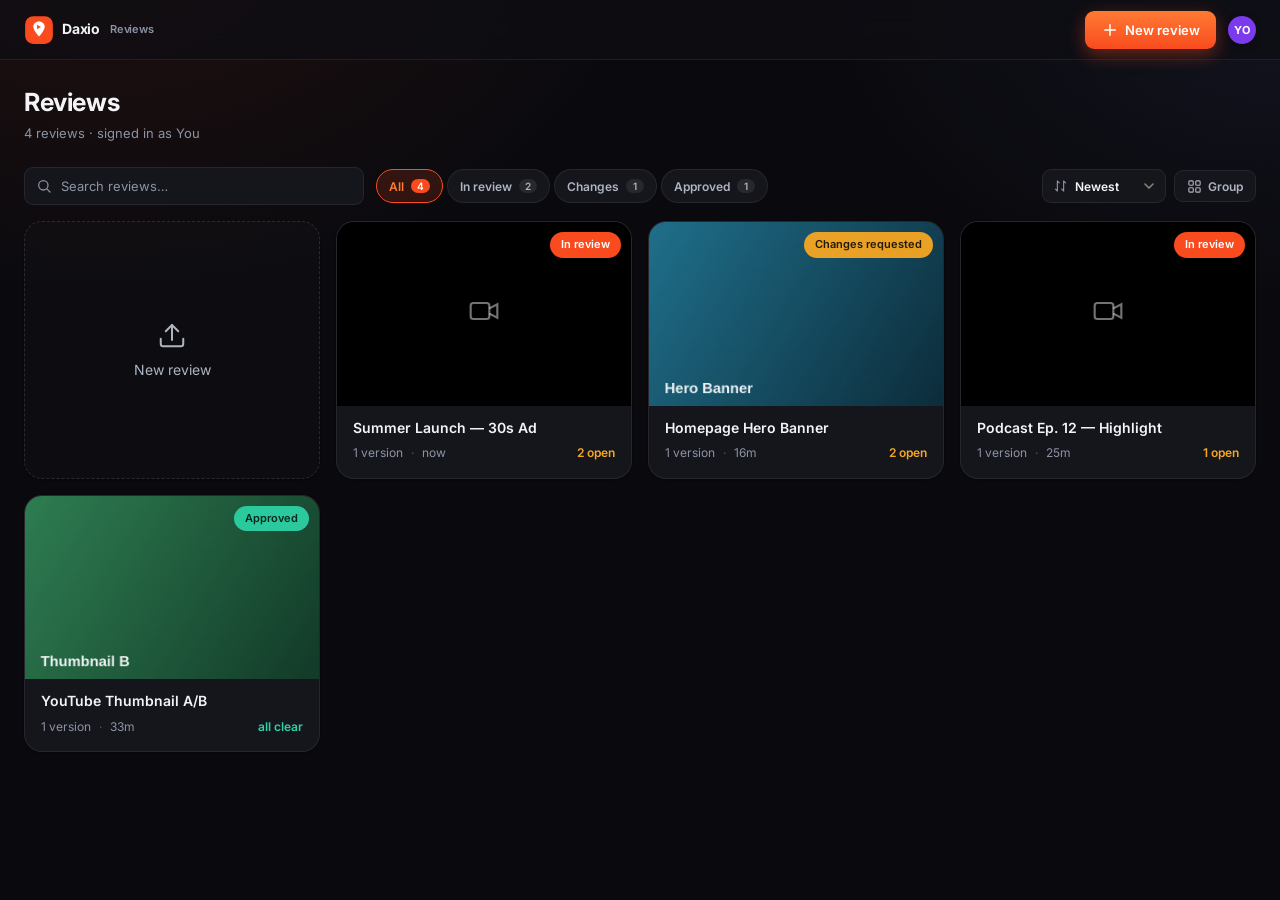
<file: app.html>
<!DOCTYPE html>
<html lang="en">
<head>
<meta charset="UTF-8" />
<meta name="viewport" content="width=device-width, initial-scale=1.0" />
<title>Daxio — collect feedback on every frame</title>
<meta name="description" content="Try Daxio — a live demo of frame-accurate creative review: pin comments to the exact frame, stack versions, draw on the frame, and approve cuts." />
<link rel="icon" href="favicon.svg" type="image/svg+xml" />
<meta name="theme-color" content="#0A0A0E" />
<link rel="preconnect" href="https://fonts.googleapis.com" />
<link rel="preconnect" href="https://fonts.gstatic.com" crossorigin />
<link href="https://fonts.googleapis.com/css2?family=Inter:wght@400;500;600;700&display=swap" rel="stylesheet" />
<style>
/* ============================================================
   Review — premium dark theme (Frame.io-inspired)
   ============================================================ */
:root{
  --bg:#0A0A0E;
  --bg-2:#0F0F14;
  --panel:#15161C;
  --panel-2:#1B1C24;
  --panel-3:#23252F;
  --line:rgba(255,255,255,.07);
  --line-2:rgba(255,255,255,.12);
  --ink:#F3F4F7;
  --ink-2:#AEB4C0;
  --muted:#8C93A4;
  --accent:#F94B1E;
  --accent-2:#FF7A33;
  --accent-ink:#0A0E1F;
  --accent-soft:rgba(249,75,30,.16);
  --ok:#2DD4A7; --ok-soft:rgba(45,212,167,.14);
  --warn:#F5A623; --warn-soft:rgba(245,166,35,.14);
  --danger:#FF5C5C; --danger-soft:rgba(255,92,92,.14);
  --stage:#000;

  --r-sm:9px; --r:13px; --r-lg:18px; --r-pill:999px;
  --s1:4px; --s2:8px; --s3:12px; --s4:16px; --s5:24px; --s6:32px;
  --shadow-sm:0 1px 2px rgba(0,0,0,.4);
  --shadow:0 8px 28px rgba(0,0,0,.45);
  --shadow-lg:0 24px 70px rgba(0,0,0,.6);
  --glow:0 0 0 1px rgba(249,75,30,.4),0 8px 24px rgba(249,75,30,.35);
  --font:'Inter',-apple-system,BlinkMacSystemFont,'Segoe UI',Roboto,sans-serif;
  --ease:cubic-bezier(.4,0,.2,1);
}
*{box-sizing:border-box;}
[hidden]{display:none !important;}
html,body{height:100%;}
body{margin:0;font-family:var(--font);font-size:14px;line-height:1.45;color:var(--ink);-webkit-font-smoothing:antialiased;
  background:
    radial-gradient(1000px 700px at 8% -10%, rgba(249,75,30,.10), transparent 55%),
    radial-gradient(900px 600px at 100% 0%, rgba(124,147,255,.07), transparent 50%),
    var(--bg);
  background-attachment:fixed;}
h1{font-size:25px;font-weight:700;letter-spacing:-.4px;margin:0;}
p{margin:0;} .muted{color:var(--muted);font-size:13px;}
button{font-family:inherit;}
:focus-visible{outline:2px solid var(--accent);outline-offset:2px;border-radius:6px;}
::selection{background:rgba(249,75,30,.32);}
::-webkit-scrollbar{width:10px;height:10px;} ::-webkit-scrollbar-thumb{background:var(--panel-3);border-radius:8px;border:2px solid transparent;background-clip:content-box;} ::-webkit-scrollbar-track{background:transparent;}

@keyframes fadeUp{from{opacity:0;transform:translateY(12px);}to{opacity:1;transform:none;}}
@keyframes pop{from{opacity:0;transform:scale(.92);}to{opacity:1;transform:none;}}
@keyframes pinDrop{0%{opacity:0;transform:translate(-50%,-130%) scale(.6);}60%{transform:translate(-50%,-95%) scale(1.08);}100%{opacity:1;transform:translate(-50%,-100%) scale(1);}}
@keyframes pulse{0%,100%{box-shadow:0 0 0 0 rgba(249,75,30,.5);}50%{box-shadow:0 0 0 10px rgba(249,75,30,0);}}
@keyframes shimmer{from{background-position:-400px 0;}to{background-position:400px 0;}}

/* buttons */
.btn{display:inline-flex;align-items:center;justify-content:center;gap:6px;height:38px;padding:0 16px;border-radius:var(--r-sm);
  border:1px solid var(--line);font-size:13px;font-weight:600;cursor:pointer;transition:.16s var(--ease);white-space:nowrap;
  background:var(--panel-2);color:var(--ink);}
.btn:hover{transform:translateY(-1px);border-color:var(--line-2);}
.btn:active{transform:translateY(0);}
.btn-sm{height:32px;padding:0 12px;}
.btn-primary{background:linear-gradient(180deg,var(--accent-2),var(--accent));color:#fff;border:none;box-shadow:0 6px 18px rgba(249,75,30,.4);}
.btn-primary:hover{box-shadow:0 10px 26px rgba(249,75,30,.55);filter:brightness(1.05);}
.btn-primary:disabled{opacity:.45;cursor:not-allowed;box-shadow:none;transform:none;}
.btn-ghost{background:rgba(255,255,255,.03);color:var(--ink-2);}
.btn-ghost:hover{background:rgba(255,255,255,.07);color:var(--ink);}
.btn-soft{background:var(--panel-2);color:var(--ink-2);}
.btn-soft:hover{background:var(--panel-3);color:var(--ink);}
.btn svg,.icon-btn svg,.ctl svg{width:18px;height:18px;display:block;}

.icon-btn{display:inline-flex;align-items:center;justify-content:center;width:38px;height:38px;border-radius:var(--r-sm);
  background:transparent;border:1px solid transparent;color:var(--ink-2);cursor:pointer;transition:.16s var(--ease);}
.icon-btn:hover{background:rgba(255,255,255,.06);color:var(--ink);}
.icon-btn.active{color:var(--accent-2);background:var(--accent-soft);}
.icon-btn:active{transform:scale(.93);}

.avatar{width:28px;height:28px;border-radius:50%;display:inline-flex;align-items:center;justify-content:center;font-size:11px;font-weight:700;color:#fff;flex:none;box-shadow:0 2px 6px rgba(0,0,0,.4);}
.avatar-sm{width:22px;height:22px;font-size:10px;}
.avatar-btn{padding:0;border:none;background:none;cursor:pointer;border-radius:50%;transition:.16s;}
.avatar-btn:hover{transform:scale(1.06);}

/* topbar */
.topbar{display:flex;align-items:center;justify-content:space-between;height:60px;padding:0 var(--s5);
  background:rgba(15,15,20,.72);backdrop-filter:blur(14px);border-bottom:1px solid var(--line);position:sticky;top:0;z-index:30;}
.tb-left,.tb-right{display:flex;align-items:center;gap:var(--s3);}
.brand{display:flex;align-items:center;gap:var(--s2);font-weight:700;letter-spacing:-.2px;}
.brand-mark{width:28px;height:28px;border-radius:9px;background:linear-gradient(135deg,var(--accent-2),var(--accent));position:relative;box-shadow:0 4px 14px rgba(249,75,30,.5);}
.brand-mark::after{content:"";position:absolute;left:9px;top:8px;width:0;height:0;border-left:9px solid #fff;border-top:6px solid transparent;border-bottom:6px solid transparent;}
.crumb{color:var(--ink-2);font-size:14px;font-weight:500;padding-left:var(--s3);border-left:1px solid var(--line);max-width:38vw;overflow:hidden;text-overflow:ellipsis;white-space:nowrap;}
.review-actions{display:flex;align-items:center;gap:var(--s2);}
.presence{display:flex;align-items:center;}
.presence .avatar{margin-left:-7px;box-shadow:0 0 0 2px var(--bg-2);}
.presence .avatar:first-child{margin-left:0;}

.status-badge{display:inline-flex;align-items:center;gap:6px;height:30px;padding:0 13px;border-radius:var(--r-pill);font-size:12px;font-weight:600;border:1px solid transparent;}
.status-badge .dot{width:7px;height:7px;border-radius:50%;box-shadow:0 0 8px currentColor;}
.st-review{background:var(--accent-soft);color:var(--accent-2);border-color:rgba(249,75,30,.3);}
.st-changes{background:var(--warn-soft);color:var(--warn);border-color:rgba(245,166,35,.3);}
.st-approved{background:var(--ok-soft);color:var(--ok);border-color:rgba(45,212,167,.3);}

.user-wrap{position:relative;}
.menu{position:absolute;right:0;top:calc(100% + 8px);background:var(--panel);border:1px solid var(--line-2);border-radius:var(--r);box-shadow:var(--shadow-lg);width:230px;overflow:hidden;z-index:40;animation:pop .15s var(--ease);}
.menu-head{padding:10px 14px;font-size:11px;text-transform:uppercase;letter-spacing:.5px;color:var(--muted);border-bottom:1px solid var(--line);}
.menu-row{display:flex;align-items:center;gap:8px;padding:9px 14px;cursor:pointer;font-size:13px;transition:.12s;}
.menu-row:hover{background:var(--panel-2);}
.menu-row.active{color:var(--accent-2);font-weight:600;}

/* views */
.view{max-width:1340px;margin:0 auto;padding:var(--s5);}
.lib-head{margin-bottom:var(--s5);animation:fadeUp .35s var(--ease) both;}
.lib-head .muted{margin-top:4px;}

/* library */
.lib-grid{display:grid;grid-template-columns:repeat(auto-fill,minmax(272px,1fr));gap:var(--s4);}
.lib-card{background:var(--panel);border:1px solid var(--line);border-radius:var(--r-lg);overflow:hidden;cursor:pointer;
  transition:transform .18s var(--ease),box-shadow .18s var(--ease),border-color .18s;box-shadow:var(--shadow-sm);animation:fadeUp .4s var(--ease) both;}
.lib-card:hover{transform:translateY(-4px);box-shadow:var(--shadow);border-color:var(--line-2);}
.lib-card:nth-child(1){animation-delay:.02s}.lib-card:nth-child(2){animation-delay:.06s}.lib-card:nth-child(3){animation-delay:.10s}.lib-card:nth-child(4){animation-delay:.14s}.lib-card:nth-child(5){animation-delay:.18s}.lib-card:nth-child(6){animation-delay:.22s}.lib-card:nth-child(7){animation-delay:.26s}.lib-card:nth-child(8){animation-delay:.30s}
.lib-card.new{border-style:dashed;border-color:var(--line-2);display:flex;align-items:center;justify-content:center;min-height:240px;color:var(--ink-2);flex-direction:column;gap:10px;background:rgba(255,255,255,.015);}
.lib-card.new:hover{border-color:var(--accent);color:var(--accent-2);background:var(--accent-soft);}
.lib-card.new svg{width:30px;height:30px;}
.lc-media{aspect-ratio:16/10;background:var(--stage);position:relative;display:flex;align-items:center;justify-content:center;overflow:hidden;}
.lc-media img{width:100%;height:100%;object-fit:cover;transition:transform .4s var(--ease);}
.lib-card:hover .lc-media img{transform:scale(1.05);}
.lc-media .ph{color:rgba(255,255,255,.45);} .lc-media .ph svg{width:32px;height:32px;}
.lc-badge{position:absolute;top:10px;right:10px;background:rgba(0,0,0,.6);color:#fff;border-radius:var(--r-pill);font-size:11px;font-weight:600;padding:4px 10px;backdrop-filter:blur(6px);border:1px solid rgba(255,255,255,.12);}
.lc-play{position:absolute;left:50%;top:50%;transform:translate(-50%,-50%);width:46px;height:46px;border-radius:50%;background:rgba(0,0,0,.4);display:flex;align-items:center;justify-content:center;color:#fff;border:1px solid rgba(255,255,255,.35);backdrop-filter:blur(4px);transition:.2s;}
.lib-card:hover .lc-play{transform:translate(-50%,-50%) scale(1.1);background:var(--accent);border-color:transparent;}
.lc-play svg{width:18px;height:18px;}
.lc-body{padding:var(--s3) var(--s4) var(--s4);}
.lc-title{font-weight:600;margin-bottom:6px;overflow:hidden;text-overflow:ellipsis;white-space:nowrap;}
.lc-meta{display:flex;align-items:center;gap:8px;font-size:12px;color:var(--muted);}
.lc-open{margin-left:auto;color:var(--warn);font-weight:600;} .lc-open.zero{color:var(--ok);}

.empty{text-align:center;padding:72px var(--s5);color:var(--muted);}
.empty h3{color:var(--ink);font-size:18px;margin-bottom:8px;}
.empty p{margin-bottom:18px;}
.empty .empty-ic{width:46px;height:46px;margin:0 auto 16px;opacity:.5;}
.empty .btn{display:inline-flex;}

/* library toolbar */
.lib-toolbar{display:flex;align-items:center;gap:var(--s3);margin-bottom:var(--s4);flex-wrap:wrap;animation:fadeUp .35s var(--ease) both;animation-delay:.04s;}
.lib-search{position:relative;flex:1;min-width:200px;max-width:340px;}
.lib-search-ic{position:absolute;left:12px;top:50%;transform:translateY(-50%);width:16px;height:16px;color:var(--muted);pointer-events:none;display:flex;}
.lib-search input{width:100%;height:38px;border:1px solid var(--line);background:var(--panel);color:var(--ink);border-radius:var(--r-sm);padding:0 12px 0 36px;font-size:13px;font-family:inherit;outline:none;transition:.15s;}
.lib-search input:focus{border-color:var(--accent);box-shadow:0 0 0 3px var(--accent-soft);}
.lib-search input::placeholder{color:var(--muted);}
.lib-chips{display:flex;gap:4px;flex-wrap:wrap;}
.lib-chip{height:34px;padding:0 12px;border-radius:var(--r-pill);border:1px solid var(--line);background:var(--panel);color:var(--ink-2);font-size:12px;font-weight:600;cursor:pointer;display:inline-flex;align-items:center;gap:7px;transition:.14s;}
.lib-chip:hover{color:var(--ink);border-color:var(--line-2);}
.lib-chip.active{background:var(--accent-soft);border-color:var(--accent);color:var(--accent-2);}
.lib-chip-cnt{font-size:10px;background:rgba(255,255,255,.08);border-radius:var(--r-pill);padding:1px 6px;min-width:18px;text-align:center;}
.lib-chip.active .lib-chip-cnt{background:var(--accent);color:#fff;}
.lib-tools-right{display:flex;align-items:center;gap:var(--s2);margin-left:auto;}
.lib-select{position:relative;display:inline-flex;align-items:center;}
.lib-select-ic{position:absolute;left:11px;top:50%;transform:translateY(-50%);width:15px;height:15px;color:var(--muted);pointer-events:none;display:flex;}
.lib-select select{height:34px;border:1px solid var(--line);background:var(--panel);color:var(--ink);border-radius:var(--r-sm);padding:0 30px 0 32px;font-size:12px;font-weight:600;font-family:inherit;cursor:pointer;outline:none;appearance:none;-webkit-appearance:none;
  background-image:url("data:image/svg+xml,%3Csvg xmlns='http://www.w3.org/2000/svg' width='10' height='6' viewBox='0 0 10 6'%3E%3Cpath d='M1 1l4 4 4-4' stroke='%238A8275' stroke-width='1.6' fill='none' stroke-linecap='round'/%3E%3C/svg%3E");background-repeat:no-repeat;background-position:right 11px center;}
.lib-select select:hover{border-color:var(--line-2);}
.lib-select select:focus{border-color:var(--accent);}
.lc-sep{opacity:.5;}
.lib-grid.grouped{display:block;}
.lib-group{margin-bottom:var(--s5);animation:fadeUp .35s var(--ease) both;}
.lib-group-h{display:flex;align-items:center;gap:10px;margin-bottom:14px;font-weight:700;color:var(--ink);font-size:14px;}
.lib-group-cnt{font-size:11px;color:var(--muted);background:var(--panel-2);border:1px solid var(--line);border-radius:var(--r-pill);padding:1px 9px;font-weight:600;}
.lib-grid-inner{display:grid;grid-template-columns:repeat(auto-fill,minmax(272px,1fr));gap:var(--s4);}
.lc-badge.st-review{background:var(--accent);color:#fff;border-color:transparent;}
.lc-badge.st-changes{background:rgba(245,166,35,.95);color:#241a05;border-color:transparent;}
.lc-badge.st-approved{background:rgba(45,212,167,.92);color:#062a20;border-color:transparent;}
.lib-card:focus-visible{outline:2px solid var(--accent);outline-offset:2px;}

/* review */
.review{max-width:1500px;}
.rv-grid{display:grid;grid-template-columns:1fr 384px;gap:var(--s5);align-items:start;}
.stage-col{min-width:0;animation:fadeUp .35s var(--ease) both;}
.comments-col{animation:fadeUp .4s var(--ease) both;animation-delay:.06s;}
.version-bar{display:flex;align-items:center;justify-content:space-between;gap:var(--s3);margin-bottom:var(--s3);}
.version-tabs{display:flex;gap:6px;flex-wrap:wrap;}
.vtab{height:32px;padding:0 14px;border-radius:var(--r-pill);border:1px solid var(--line);background:var(--panel);color:var(--ink-2);font-size:12px;font-weight:600;cursor:pointer;display:flex;align-items:center;gap:6px;transition:.15s;}
.vtab:hover{border-color:var(--line-2);color:var(--ink);}
.vtab.active{background:var(--accent);border-color:transparent;color:#fff;box-shadow:0 4px 14px rgba(249,75,30,.4);}
.vtab .vdot{width:6px;height:6px;border-radius:50%;background:var(--warn);box-shadow:0 0 6px var(--warn);}
.vtab.active .vdot{background:#fff;box-shadow:none;}
.vbar-right{display:flex;gap:var(--s2);}
.chip-btn{height:32px;padding:0 12px;border-radius:var(--r-sm);border:1px solid var(--line);background:var(--panel);color:var(--ink-2);font-size:12px;font-weight:600;cursor:pointer;display:inline-flex;align-items:center;gap:6px;transition:.15s;}
.chip-btn:hover{background:var(--panel-2);color:var(--ink);border-color:var(--line-2);}
.chip-btn.active{background:var(--accent-soft);border-color:var(--accent);color:var(--accent-2);}
.chip-btn svg{width:15px;height:15px;}

.stage-row{display:flex;gap:var(--s3);}
.stage-cell{flex:1;min-width:0;position:relative;}
.stage2-label{position:absolute;top:10px;left:10px;background:rgba(0,0,0,.6);color:#fff;font-size:11px;font-weight:600;padding:4px 10px;border-radius:var(--r-pill);backdrop-filter:blur(6px);}
.stage{position:relative;background:var(--stage);border-radius:var(--r);overflow:hidden;display:flex;align-items:center;justify-content:center;aspect-ratio:16/9;border:1px solid var(--line);box-shadow:var(--shadow);}
.stage::after{content:"";position:absolute;left:0;right:0;bottom:0;height:42%;background:linear-gradient(transparent,rgba(0,0,0,.5));opacity:0;transition:.25s;pointer-events:none;}
.stage.has-video:not(.playing)::after{opacity:1;}
.stage.is-canvas{cursor:crosshair;}
.stage img,.stage video{max-width:100%;max-height:min(72vh,640px);display:block;}
.stage-empty{text-align:center;color:rgba(255,255,255,.55);padding:var(--s5);}
.stage-empty .up{width:42px;height:42px;margin:0 auto 12px;opacity:.7;}
.stage-empty .btn{margin-top:16px;}
.upload-row{display:flex;gap:8px;justify-content:center;margin-top:16px;flex-wrap:wrap;}
.drawCanvas{position:absolute;inset:0;width:100%;height:100%;z-index:2;}
.center-play{position:absolute;left:50%;top:50%;transform:translate(-50%,-50%);width:72px;height:72px;border-radius:50%;z-index:3;
  background:rgba(249,75,30,.92);border:none;color:#fff;display:flex;align-items:center;justify-content:center;cursor:pointer;
  box-shadow:0 10px 30px rgba(0,0,0,.5);animation:pop .2s var(--ease);transition:.18s;}
.center-play svg{width:30px;height:30px;margin-left:3px;}
.center-play:hover{transform:translate(-50%,-50%) scale(1.08);background:var(--accent);}
.stage.playing .center-play{display:none;}
.point-pin{position:absolute;transform:translate(-50%,-100%);width:26px;height:26px;border-radius:50% 50% 50% 3px;
  background:var(--accent);color:#fff;display:flex;align-items:center;justify-content:center;font-size:11px;font-weight:700;cursor:pointer;
  box-shadow:0 3px 10px rgba(0,0,0,.5);z-index:4;animation:pinDrop .28s var(--ease) both;transition:transform .14s;}
.point-pin:hover{transform:translate(-50%,-100%) scale(1.14);}
.point-pin.resolved{background:var(--ok);}
.point-pin.pending{background:#fff;color:var(--accent);box-shadow:0 0 0 3px var(--accent-soft),0 3px 10px rgba(0,0,0,.5);}
.stage.has-video video{cursor:pointer;}
.stage.tool-active{cursor:crosshair;}
.stage.tool-active .center-play{display:none;}
.stage.tool-active .point-pin{pointer-events:none;}

/* controls */
.controls{display:flex;flex-direction:column;gap:10px;margin-top:var(--s3);background:var(--panel);border:1px solid var(--line);border-radius:var(--r);padding:12px 14px;box-shadow:var(--shadow-sm);}
.ctl-play{width:42px;height:42px;border-radius:50%;background:var(--accent);color:#fff;}
.ctl-play:hover{background:var(--accent-2);color:#fff;}
.ctl-play svg{width:20px;height:20px;}
.transport{display:flex;align-items:center;gap:6px;flex-wrap:wrap;row-gap:8px;}
.tr-spacer{flex:1;}
.tr-div{width:1px;height:20px;background:var(--line);margin:0 4px;}
.zoom-lbl{font-size:11px;color:var(--ink-2);min-width:28px;text-align:center;font-weight:600;font-variant-numeric:tabular-nums;}
.tl-row{width:100%;}
.tl-wrap{width:100%;overflow-x:auto;overflow-y:visible;padding:16px 2px 8px;}
.tl-wrap::-webkit-scrollbar{height:6px;}
.tl-wrap::-webkit-scrollbar-thumb{background:var(--panel-3);border-radius:6px;}
.ctl{width:34px;height:34px;border-radius:var(--r-sm);border:none;background:transparent;color:var(--ink-2);cursor:pointer;display:flex;align-items:center;justify-content:center;transition:.14s;}
.ctl:hover{background:rgba(255,255,255,.07);color:var(--ink);}
.ctl:active{transform:scale(.92);}
.ctl.active{color:var(--accent-2);background:var(--accent-soft);}
.ctl-text{width:auto;padding:0 10px;font-size:12px;font-weight:700;}
.timecode{font-variant-numeric:tabular-nums;font-size:13px;color:var(--ink);font-weight:700;letter-spacing:.3px;white-space:nowrap;}
.timeline{position:relative;height:10px;min-width:100%;background:rgba(255,255,255,.12);border-radius:var(--r-pill);cursor:pointer;}
.timeline::before{content:"";position:absolute;left:0;right:0;top:-13px;bottom:-13px;}
.time-progress{position:absolute;left:0;top:0;bottom:0;background:linear-gradient(90deg,var(--accent),var(--accent-2));border-radius:var(--r-pill);width:0;pointer-events:none;}
.playhead{position:absolute;top:50%;transform:translate(-50%,-50%);left:0;width:3px;height:26px;background:#fff;border-radius:2px;pointer-events:none;box-shadow:0 0 8px rgba(0,0,0,.5);}
.ph-knob{position:absolute;top:-9px;left:50%;transform:translateX(-50%);width:16px;height:16px;border-radius:50%;background:#fff;box-shadow:0 0 0 4px rgba(249,75,30,.45),0 2px 6px rgba(0,0,0,.55);cursor:grab;pointer-events:auto;}
.ph-knob:active{cursor:grabbing;}
.markers{position:absolute;inset:0;}
.marker{position:absolute;top:50%;transform:translate(-50%,-50%);width:15px;height:15px;border-radius:50%;background:var(--accent-2);border:2px solid var(--panel);cursor:pointer;box-shadow:0 0 8px rgba(249,75,30,.6);transition:transform .14s;z-index:3;}
.marker:hover{transform:translate(-50%,-50%) scale(1.3);}
.marker.resolved{background:var(--ok);box-shadow:0 0 8px rgba(45,212,167,.5);}
.markers .range{position:absolute;top:50%;height:7px;transform:translateY(-50%);background:rgba(249,75,30,.32);border:1px solid rgba(249,75,30,.6);border-radius:4px;pointer-events:none;}
.markers .range.resolved{background:rgba(45,212,167,.28);border-color:rgba(45,212,167,.55);}
.point-pin.sel{box-shadow:0 0 0 3px var(--accent-soft),0 6px 16px rgba(0,0,0,.55);z-index:5;}
.stage-cell{position:relative;}
.note{cursor:pointer;}
.inline-cmt{position:absolute;transform:translate(10px,10px);z-index:12;width:232px;max-width:72%;background:var(--panel);border:1px solid var(--accent);border-radius:12px;box-shadow:var(--shadow-lg);padding:10px;animation:fadeUp .14s ease;}
.inline-cmt .ic-head{font-size:11px;font-weight:700;color:var(--accent-2);margin-bottom:6px;}
.inline-cmt textarea{width:100%;border:1px solid var(--line);border-radius:8px;background:var(--bg-2);color:var(--ink);font-family:inherit;font-size:13px;padding:7px 9px;resize:none;outline:none;}
.inline-cmt textarea:focus{border-color:var(--accent);}
.inline-cmt .ic-foot{display:flex;justify-content:flex-end;gap:8px;margin-top:8px;align-items:center;}
.inline-cmt .ic-cancel{background:none;border:none;color:var(--muted);font-size:12px;font-weight:600;cursor:pointer;}
.inline-cmt .ic-post{background:var(--accent);color:#fff;border:none;border-radius:8px;padding:6px 14px;font-size:12px;font-weight:700;cursor:pointer;}
.marker::after{content:"";position:absolute;inset:-12px;}
.marker .tip{position:absolute;bottom:22px;left:50%;transform:translateX(-50%);white-space:nowrap;background:var(--panel-3);color:#fff;font-size:11px;padding:4px 8px;border-radius:7px;display:none;max-width:220px;overflow:hidden;text-overflow:ellipsis;box-shadow:var(--shadow);border:1px solid var(--line-2);}
.marker:hover .tip,.marker:focus .tip,.marker:focus-visible .tip{display:block;}
.marker:focus-visible{outline:2px solid #fff;outline-offset:2px;}
.time-hover{position:absolute;bottom:26px;transform:translateX(-50%);background:var(--panel-3);color:#fff;font-size:11px;font-weight:600;padding:3px 7px;border-radius:6px;pointer-events:none;border:1px solid var(--line-2);font-variant-numeric:tabular-nums;z-index:6;}
.volume{-webkit-appearance:none;appearance:none;width:70px;height:5px;border-radius:var(--r-pill);background:rgba(255,255,255,.14);cursor:pointer;}
.volume::-webkit-slider-thumb{-webkit-appearance:none;width:13px;height:13px;border-radius:50%;background:var(--ink);box-shadow:0 0 0 3px rgba(249,75,30,.3);}
.volume::-moz-range-thumb{width:13px;height:13px;border:none;border-radius:50%;background:var(--ink);}

/* comments */
.comments-col{background:var(--panel);border:1px solid var(--line);border-radius:var(--r-lg);display:flex;flex-direction:column;max-height:calc(100vh - 132px);position:sticky;top:84px;box-shadow:var(--shadow);}
.comments-head{display:flex;align-items:center;gap:var(--s2);padding:12px;border-bottom:1px solid var(--line);}
.filters{display:flex;gap:3px;background:var(--bg-2);border-radius:var(--r-sm);padding:3px;flex:1;border:1px solid var(--line);}
.filter{flex:1;height:28px;border:none;background:none;border-radius:6px;font-size:12px;font-weight:600;color:var(--ink-2);cursor:pointer;display:flex;align-items:center;justify-content:center;gap:5px;transition:.14s;}
.filter:hover{color:var(--ink);}
.filter.active{background:var(--panel-3);color:var(--ink);box-shadow:var(--shadow-sm);}
.filter .cnt{font-size:10px;background:rgba(255,255,255,.1);border-radius:var(--r-pill);padding:0 5px;min-width:16px;}
.filter.active .cnt{background:var(--accent);color:#fff;}

.thread-list{flex:1;overflow:auto;padding:12px;display:flex;flex-direction:column;gap:10px;}
.thread-empty{text-align:center;color:var(--muted);font-size:13px;padding:44px 16px;line-height:1.7;}
.note{border:1px solid var(--line);border-radius:var(--r);padding:12px;transition:.16s var(--ease);background:var(--panel-2);}
.note:hover{border-color:var(--line-2);background:var(--panel-3);}
.note.active{border-color:var(--accent);box-shadow:var(--glow);}
.note.resolved{opacity:.55;}
.note-top{display:flex;align-items:center;gap:8px;margin-bottom:6px;}
.note-author{font-weight:600;font-size:13px;}
.note-chip{display:inline-flex;align-items:center;gap:4px;background:var(--accent-soft);color:var(--accent-2);border-radius:var(--r-pill);padding:2px 9px;font-size:11px;font-weight:700;cursor:pointer;font-variant-numeric:tabular-nums;transition:.13s;}
.note-chip:hover{background:var(--accent);color:#fff;}
.note-chip svg{width:10px;height:10px;}
.note-chip.point{background:rgba(255,255,255,.07);color:var(--ink-2);}
.note-when{margin-left:auto;font-size:11px;color:var(--muted);}
.note-body{font-size:13px;line-height:1.55;white-space:pre-wrap;word-break:break-word;color:var(--ink);}
.note-body .mention{color:var(--accent-2);font-weight:600;}
.note-thumb{margin-top:8px;border-radius:8px;overflow:hidden;border:1px solid var(--line);max-height:120px;background:#000;}
.note-thumb svg{display:block;width:100%;}
.note-foot{display:flex;align-items:center;gap:10px;margin-top:10px;}
.react-row{display:flex;gap:4px;flex-wrap:wrap;}
.react{border:1px solid var(--line);background:var(--panel);border-radius:var(--r-pill);height:24px;padding:0 8px;font-size:12px;cursor:pointer;display:inline-flex;align-items:center;gap:3px;transition:.13s;color:var(--ink);}
.react:hover{background:var(--panel-3);border-color:var(--line-2);}
.react.on{background:var(--accent-soft);border-color:var(--accent);color:var(--accent-2);}
.react .rc{font-weight:700;}
.add-react{color:var(--muted);}
.note-foot .spacer{flex:1;}
.note-foot button.txt{background:none;border:none;color:var(--ink-2);font-size:12px;font-weight:600;cursor:pointer;display:inline-flex;align-items:center;gap:4px;transition:.13s;}
.note-foot button.txt:hover{color:var(--ink);}
.note-foot .resolve.done{color:var(--ok);}
.note-foot button.txt svg{width:13px;height:13px;}
.note-foot button.txt:hover{background:var(--panel);border-radius:6px;}
.note-foot .del{color:var(--muted);padding:3px;}
.note-foot .del:hover{color:var(--danger);background:var(--danger-soft);}
.note.active{border-color:var(--accent);box-shadow:var(--glow);background:var(--panel-3);}
.done-pill{display:inline-flex;align-items:center;gap:3px;font-size:10px;font-weight:700;color:var(--ok);background:var(--ok-soft);border-radius:var(--r-pill);padding:1px 8px;}
.done-pill svg{width:10px;height:10px;}
.note.resolved .note-body{color:var(--ink-2);}
.confirm-row{display:flex;align-items:center;gap:8px;margin-top:10px;font-size:12px;color:var(--ink-2);font-weight:600;}
.confirm-row .spacer{flex:1;}
.confirm-row .cf-no{background:none;border:1px solid var(--line);border-radius:7px;padding:5px 11px;color:var(--ink-2);font-size:12px;font-weight:600;cursor:pointer;}
.confirm-row .cf-no:hover{color:var(--ink);}
.confirm-row .cf-yes{background:var(--danger);border:none;border-radius:7px;padding:5px 13px;color:#fff;font-size:12px;font-weight:700;cursor:pointer;}
.confirm-row .cf-yes:hover{filter:brightness(1.08);}
.replies{margin-top:8px;padding-left:10px;border-left:2px solid var(--line-2);display:flex;flex-direction:column;gap:6px;}
.reply{font-size:12px;color:var(--ink-2);} .reply b{font-weight:600;color:var(--ink);}
.reply-box{display:flex;gap:6px;margin-top:6px;}
.reply-box input{flex:1;border:1px solid var(--line);border-radius:6px;padding:6px 8px;font-size:12px;font-family:inherit;background:var(--bg-2);color:var(--ink);}
.reply-box input:focus{outline:none;border-color:var(--accent);}

/* composer */
.composer{border-top:1px solid var(--line);padding:12px;position:relative;}
.composer-tools{display:flex;align-items:center;gap:6px;margin-bottom:8px;min-height:24px;flex-wrap:wrap;}
.pin-chip{display:inline-flex;align-items:center;gap:6px;font-size:11px;font-weight:600;color:var(--accent-2);background:var(--accent-soft);border-radius:var(--r-pill);padding:4px 11px;animation:pop .15s var(--ease);}
.pin-chip button{background:none;border:none;color:var(--ink-2);text-decoration:underline;cursor:pointer;font-size:11px;}
.tool-btn{height:26px;padding:0 9px;border-radius:var(--r-sm);border:1px solid var(--line);background:var(--panel-2);color:var(--ink-2);font-size:12px;font-weight:600;cursor:pointer;display:inline-flex;align-items:center;gap:5px;transition:.13s;}
.tool-btn:hover{background:var(--panel-3);color:var(--ink);}
.tool-btn.on{background:var(--accent-soft);border-color:var(--accent);color:var(--accent-2);}
.tool-btn svg{width:14px;height:14px;}
.composer-box{position:relative;}
.composer textarea{width:100%;resize:vertical;border:1px solid var(--line);border-radius:var(--r-sm);padding:10px 12px;font-family:inherit;font-size:13px;min-height:54px;outline:none;color:var(--ink);background:var(--bg-2);transition:.15s;}
.composer textarea:focus{border-color:var(--accent);box-shadow:0 0 0 3px var(--accent-soft);}
.composer textarea::placeholder{color:var(--muted);}
.composer-foot{display:flex;align-items:center;justify-content:space-between;margin-top:8px;}
.hint{font-size:11px;color:var(--muted);}
.mention-menu{position:absolute;left:0;right:0;bottom:calc(100% + 4px);background:var(--panel-2);border:1px solid var(--line-2);border-radius:var(--r-sm);box-shadow:var(--shadow-lg);overflow:hidden;z-index:5;max-height:200px;overflow-y:auto;animation:pop .14s var(--ease);}
.mention-opt{display:flex;align-items:center;gap:8px;padding:8px 12px;cursor:pointer;font-size:13px;}
.mention-opt:hover,.mention-opt.active{background:var(--accent-soft);}

/* modal + toast */
.modal-root{position:fixed;inset:0;z-index:60;display:flex;align-items:center;justify-content:center;padding:16px;}
.modal-scrim{position:absolute;inset:0;background:rgba(0,0,0,.6);backdrop-filter:blur(4px);}
.modal-card{position:relative;background:var(--panel);border:1px solid var(--line-2);border-radius:var(--r-lg);width:480px;max-width:100%;max-height:calc(100vh - 32px);display:flex;flex-direction:column;box-shadow:var(--shadow-lg);overflow:hidden;animation:pop .18s var(--ease);}
.modal-head{padding:18px 20px;border-bottom:1px solid var(--line);display:flex;justify-content:space-between;align-items:center;font-weight:700;font-size:16px;}
.modal-body{padding:20px;font-size:14px;color:var(--ink-2);line-height:1.6;overflow:auto;}
.modal-body .field{margin-bottom:14px;}
.modal-body label{display:block;font-size:12px;font-weight:600;color:var(--ink-2);margin-bottom:5px;}
.modal-body input{width:100%;height:38px;border:1px solid var(--line);border-radius:var(--r-sm);padding:0 12px;font-size:14px;font-family:inherit;background:var(--bg-2);color:var(--ink);}
.modal-body input:focus{outline:none;border-color:var(--accent);}
.share-link{display:flex;gap:8px;} .share-link input{flex:1;}
.modal-foot{padding:16px 20px;border-top:1px solid var(--line);display:flex;justify-content:flex-end;gap:8px;}

.toast-host{position:fixed;bottom:24px;left:50%;transform:translateX(-50%);z-index:80;display:flex;flex-direction:column;gap:8px;align-items:center;}
.toast{display:flex;align-items:center;gap:8px;background:var(--panel-3);color:#fff;border:1px solid var(--line-2);border-radius:var(--r);padding:11px 16px;font-size:13px;box-shadow:var(--shadow-lg);animation:fadeUp .22s var(--ease);max-width:min(440px,92vw);}
.toast svg{width:15px;height:15px;}
.toast .toast-ic{display:inline-flex;color:var(--ok);flex:none;}
.toast-msg{flex:1;}
.toast.toast-error{border-color:rgba(255,92,92,.5);} .toast.toast-error .toast-ic{color:var(--danger);}
.toast.toast-info .toast-ic{color:var(--accent-2);}
.toast-action{margin-left:6px;flex:none;background:transparent;border:none;color:var(--accent-2);font-weight:700;font-size:12px;cursor:pointer;padding:4px 8px;border-radius:6px;}
.toast-action:hover{background:rgba(255,255,255,.08);}
/* library card overflow menu */
.lc-menu{position:absolute;top:8px;left:8px;width:30px;height:30px;border-radius:8px;border:none;background:rgba(0,0,0,.45);color:#fff;cursor:pointer;display:flex;align-items:center;justify-content:center;opacity:0;transition:.15s;backdrop-filter:blur(6px);}
.lc-menu svg{width:18px;height:18px;}
.lib-card:hover .lc-menu,.lc-menu:focus-visible{opacity:1;}
.lc-menu:hover{background:rgba(0,0,0,.7);}
@media (pointer:coarse){.lc-menu{opacity:1;}}
/* danger button + rename/delete dialog */
.btn-danger{background:var(--danger);color:#fff;border:none;}
.btn-danger:hover{filter:brightness(1.08);}
.btn-danger.armed{background:#b91c1c;}
.am-danger{display:flex;align-items:center;gap:14px;justify-content:space-between;margin-top:18px;padding-top:16px;border-top:1px solid var(--line);}
.am-danger strong{font-size:13px;color:var(--ink);} .am-danger .muted{font-size:12px;}
/* keyboard shortcuts modal */
.sc-list{display:flex;flex-direction:column;gap:2px;}
.sc-row{display:flex;align-items:center;gap:14px;padding:9px 4px;border-bottom:1px solid var(--line);}
.sc-row:last-child{border-bottom:none;}
.sc-row kbd{flex:none;min-width:148px;font-family:var(--mono,ui-monospace,monospace);font-size:12px;color:var(--ink);background:var(--panel-3);border:1px solid var(--line-2);border-radius:6px;padding:5px 9px;text-align:center;}
.sc-row span{font-size:13px;color:var(--ink-2);}
/* comment search */
.thread-search{position:relative;padding:8px 12px 0;}
.thread-search input{width:100%;height:34px;border:1px solid var(--line);background:var(--bg-2);color:var(--ink);border-radius:var(--r-sm);padding:0 12px 0 32px;font-size:13px;font-family:inherit;outline:none;}
.thread-search input:focus{border-color:var(--accent);}
.thread-search .ts-ic{position:absolute;left:24px;top:16px;width:15px;height:15px;color:var(--muted);pointer-events:none;}
.thread-hit{background:var(--accent-soft);color:var(--accent-2);border-radius:3px;padding:0 1px;}

@media (max-width:900px), (max-height:620px){
  .rv-grid{grid-template-columns:1fr;}
  .comments-col{position:static;max-height:none;}
  .stage-row{flex-direction:column;}
}
/* phone layout */
@media (max-width:560px){
  .topbar{padding:0 var(--s3);height:54px;}
  .crumb{display:none;}
  .presence{display:none;}
  .view{padding:var(--s3);}
  .lib-toolbar{gap:8px;}
  .lib-tools-right{margin-left:0;width:100%;}
  .lib-search{max-width:none;}
  .lib-grid{grid-template-columns:repeat(auto-fill,minmax(150px,1fr));gap:var(--s3);}
  .review-actions .btn{padding:0 12px;font-size:13px;}
  .controls{padding:10px;}
  .modal-root{padding:0;align-items:flex-end;}
  .modal-card{width:100%;max-width:100%;border-radius:var(--r-lg) var(--r-lg) 0 0;max-height:88vh;}
}
@media (max-width:700px){ .lib-tools-right{margin-left:0;} }
/* touch targets — bump interactive controls to ~44px on coarse pointers */
@media (pointer:coarse){
  .ctl{width:44px;height:44px;}
  .tool-btn{height:40px;}
  .filter{height:40px;}
  .react{height:34px;}
  .vtab,.chip-btn,.lib-chip{min-height:40px;}
  .timeline::before{top:-17px;bottom:-17px;}
  .ph-knob::after{content:"";position:absolute;inset:-14px;}
  .volume{display:none;}
}
.fps-row{display:flex;gap:8px;}
.fps-btn{flex:1;height:36px;border:1px solid var(--line);background:var(--panel-2);color:var(--ink-2);border-radius:8px;font-weight:600;font-size:13px;cursor:pointer;font-family:inherit;transition:.13s;}
.fps-btn:hover{color:var(--ink);}
.fps-btn.on{background:var(--accent-soft);border-color:var(--accent);color:var(--accent-2);}
.exp-list{display:flex;flex-direction:column;gap:8px;margin-top:16px;}
.exp-opt{display:flex;align-items:center;justify-content:space-between;gap:12px;padding:12px 14px;border:1px solid var(--line);background:var(--panel-2);border-radius:10px;cursor:pointer;text-align:left;color:var(--ink);font-family:inherit;transition:.13s;}
.exp-opt:hover{border-color:var(--accent);background:var(--panel-3);}
.exp-opt .eo-t{font-weight:600;font-size:14px;}
.exp-opt .eo-h{font-size:12px;color:var(--muted);margin-top:2px;}
.exp-opt>span{color:var(--accent-2);font-weight:700;font-size:16px;}

@media (prefers-reduced-motion:reduce){*{animation-duration:.001ms !important;transition-duration:.001ms !important;}}

</style>
</head>
<body>

<header class="topbar">
  <div class="tb-left">
    <button id="backBtn" class="icon-btn" hidden aria-label="Back"></button>
    <a href="index.html" class="brand" title="Back to Daxio home" style="text-decoration:none;color:inherit;"><svg class="logo" viewBox="0 0 40 40" width="30" height="30" aria-hidden="true"><rect x="1.5" y="1.5" width="37" height="37" rx="11" fill="#F94B1E"/><path d="M20 8.6c-4.2 0-7.6 3.2-7.6 7.1 0 5 7.6 13 7.6 13s7.6-8 7.6-13c0-3.9-3.4-7.1-7.6-7.1z" fill="#fff"/><path d="M17.4 13.1l5.2 3-5.2 3z" fill="#F94B1E"/></svg><span class="brand-name">Daxio</span><span style="font-size:11px;color:var(--muted);font-weight:600;margin-left:2px;">Reviews</span></a>
    <span id="crumb" class="crumb"></span>
  </div>
  <div class="tb-right">
    <div id="presence" class="presence" hidden></div>
    <div id="reviewActions" class="review-actions" hidden>
      <span id="statusBadge" class="status-badge"></span>
      <button id="shareBtn" class="btn btn-ghost"></button>
      <button id="requestBtn" class="btn btn-soft"></button>
      <button id="approveBtn" class="btn btn-primary"></button>
    </div>
    <button id="newBtn" class="btn btn-primary"></button>
    <div class="user-wrap">
      <button id="userBtn" class="avatar-btn" aria-haspopup="true" aria-expanded="false" aria-label="Account menu"></button>
      <div id="userMenu" class="menu" hidden></div>
    </div>
  </div>
</header>

<!-- ============ Library ============ -->
<main id="libraryView" class="view" aria-label="Reviews library">
  <div class="lib-head">
    <div><h1>Reviews</h1><p id="libSub" class="muted"></p></div>
  </div>
  <div class="lib-toolbar">
    <div class="lib-search">
      <span class="lib-search-ic" id="libSearchIc" aria-hidden="true"></span>
      <input id="libSearch" type="search" placeholder="Search reviews…" aria-label="Search reviews" autocomplete="off" />
    </div>
    <div id="libStatusFilter" class="lib-chips" role="group" aria-label="Filter by status"></div>
    <div class="lib-tools-right">
      <div class="lib-select">
        <span class="lib-select-ic" id="libSortIc" aria-hidden="true"></span>
        <select id="libSort" aria-label="Sort reviews">
          <option value="recent">Newest</option>
          <option value="oldest">Oldest</option>
          <option value="name">Name A–Z</option>
          <option value="status">Status</option>
          <option value="open">Most open</option>
        </select>
      </div>
      <button id="libGroup" class="chip-btn" aria-pressed="false" title="Group by status"></button>
    </div>
  </div>
  <div id="libGrid" class="lib-grid"></div>
  <div id="libEmpty" class="empty" hidden></div>
</main>

<!-- ============ Review ============ -->
<main id="reviewView" class="view review" aria-label="Review" hidden>
  <div class="rv-grid">
    <section class="stage-col">
      <div class="version-bar">
        <div id="versionTabs" class="version-tabs"></div>
        <div class="vbar-right">
          <button id="snapBtn" class="chip-btn" title="Save the current frame as a PNG"></button>
          <button id="compareBtn" class="chip-btn" hidden></button>
          <label class="chip-btn" id="addVersionLabel"><input id="addVersionInput" type="file" accept="image/*,video/*" hidden /><span></span></label>
        </div>
      </div>

      <div id="stageRow" class="stage-row">
        <div class="stage-cell">
          <div id="stage" class="stage"></div>
        </div>
        <div class="stage-cell" id="stage2Cell" hidden>
          <div id="stage2" class="stage"></div>
          <div class="stage2-label" id="stage2Label"></div>
        </div>
      </div>

      <div id="controls" class="controls" hidden>
        <div class="tl-row">
          <div id="tlWrap" class="tl-wrap">
            <div id="timeline" class="timeline" role="slider" tabindex="0" aria-label="Timeline" aria-valuemin="0" aria-valuemax="0" aria-valuenow="0" aria-valuetext="0:00">
              <div id="timeProgress" class="time-progress"></div>
              <div id="markers" class="markers"></div>
              <div id="playhead" class="playhead"><span class="ph-knob"></span></div>
              <div id="timeHover" class="time-hover" hidden></div>
            </div>
          </div>
        </div>
        <div class="transport">
          <button id="playBtn" class="ctl ctl-play" aria-label="Play / pause"></button>
          <span id="timecode" class="timecode">0:00 / 0:00</span>
          <span class="tr-spacer"></span>
          <button id="frameBack" class="ctl" aria-label="Previous frame" title="Previous frame (,)"></button>
          <button id="frameFwd" class="ctl" aria-label="Next frame" title="Next frame (.)"></button>
          <button id="speedBtn" class="ctl ctl-text" aria-label="Playback speed">1×</button>
          <button id="muteBtn" class="ctl" aria-label="Mute"></button>
          <input id="volume" class="volume" type="range" min="0" max="1" step="0.05" value="1" aria-label="Volume" />
          <span class="tr-div"></span>
          <button id="zoomOut" class="ctl" aria-label="Zoom out timeline" title="Zoom out">−</button>
          <span id="zoomLbl" class="zoom-lbl">1×</span>
          <button id="zoomIn" class="ctl" aria-label="Zoom in timeline" title="Zoom in">+</button>
          <button id="loopBtn" class="ctl" aria-label="Loop" title="Loop"></button>
          <button id="fsBtn" class="ctl" aria-label="Fullscreen"></button>
        </div>
      </div>
    </section>

    <aside class="comments-col">
      <div class="comments-head">
        <div id="filters" class="filters" role="group" aria-label="Filter comments"></div>
        <button id="helpBtn" class="icon-btn" aria-label="Keyboard shortcuts" title="Keyboard shortcuts (?)"></button>
        <button id="threadSort" class="icon-btn" aria-label="Sort comments" title="Sort comments"></button>
        <button id="exportBtn" class="icon-btn" aria-label="Export feedback" title="Export feedback"></button>
      </div>
      <div class="thread-search"><span class="ts-ic" id="threadSearchIc" aria-hidden="true"></span><input id="threadSearch" type="search" placeholder="Search comments…" aria-label="Search comments" autocomplete="off" /></div>
      <div id="threadList" class="thread-list"></div>
      <div class="composer">
        <div class="composer-tools">
          <span id="pinChip" class="pin-chip" hidden></span>
          <button id="pinToggle" class="tool-btn" title="Pin a spot on the frame"></button>
          <button id="drawToggle" class="tool-btn" title="Draw on the frame"></button>
          <button id="rangeToggle" class="tool-btn" title="Mark an in → out range"></button>
        </div>
        <div class="composer-box">
          <textarea id="commentInput" rows="2" placeholder="Leave a comment… @ to mention"></textarea>
          <div id="mentionMenu" class="mention-menu" hidden></div>
        </div>
        <div class="composer-foot">
          <span class="hint">⌘/Ctrl + Enter</span>
          <button id="postBtn" class="btn btn-primary btn-sm" disabled>Comment</button>
        </div>
      </div>
    </aside>
  </div>
</main>

<div id="modalRoot" class="modal-root" hidden>
  <div class="modal-scrim" data-close></div>
  <div id="modalCard" class="modal-card" role="dialog" aria-modal="true"></div>
</div>
<div id="toastHost" class="toast-host" aria-live="polite"></div>

<script>
/* ============================================================
   Review — Frame.io-style review, minimalist build (no backend)
   Metadata in localStorage; media blobs in IndexedDB.
   ============================================================ */
'use strict';

const I = {
  back:'<svg viewBox="0 0 24 24" fill="none" stroke="currentColor" stroke-width="2" stroke-linecap="round" stroke-linejoin="round"><path d="M15 18l-6-6 6-6"/></svg>',
  play:'<svg viewBox="0 0 24 24" fill="currentColor"><path d="M7 5v14l12-7z"/></svg>',
  pause:'<svg viewBox="0 0 24 24" fill="currentColor"><path d="M7 5h4v14H7zM13 5h4v14h-4z"/></svg>',
  plus:'<svg viewBox="0 0 24 24" fill="none" stroke="currentColor" stroke-width="2" stroke-linecap="round"><path d="M12 5v14M5 12h14"/></svg>',
  check:'<svg viewBox="0 0 24 24" fill="none" stroke="currentColor" stroke-width="2.2" stroke-linecap="round" stroke-linejoin="round"><path d="M20 6 9 17l-5-5"/></svg>',
  close:'<svg viewBox="0 0 24 24" fill="none" stroke="currentColor" stroke-width="2" stroke-linecap="round"><path d="M18 6 6 18M6 6l12 12"/></svg>',
  link:'<svg viewBox="0 0 24 24" fill="none" stroke="currentColor" stroke-width="1.8" stroke-linecap="round" stroke-linejoin="round"><path d="M10 13a5 5 0 0 0 7 0l3-3a5 5 0 0 0-7-7l-1.5 1.5"/><path d="M14 11a5 5 0 0 0-7 0l-3 3a5 5 0 0 0 7 7l1.5-1.5"/></svg>',
  trash:'<svg viewBox="0 0 24 24" fill="none" stroke="currentColor" stroke-width="1.8" stroke-linecap="round" stroke-linejoin="round"><path d="M3 6h18M8 6V4h8v2M19 6l-1 14H6L5 6"/></svg>',
  reply:'<svg viewBox="0 0 24 24" fill="none" stroke="currentColor" stroke-width="1.8" stroke-linecap="round" stroke-linejoin="round"><path d="M9 17l-5-5 5-5"/><path d="M4 12h11a5 5 0 0 1 5 5v1"/></svg>',
  fprev:'<svg viewBox="0 0 24 24" fill="currentColor"><path d="M18 5 8 12l10 7zM6 5h2v14H6z"/></svg>',
  fnext:'<svg viewBox="0 0 24 24" fill="currentColor"><path d="M6 5l10 7L6 19zM16 5h2v14h-2z"/></svg>',
  loop:'<svg viewBox="0 0 24 24" fill="none" stroke="currentColor" stroke-width="1.8" stroke-linecap="round" stroke-linejoin="round"><path d="M17 2l4 4-4 4"/><path d="M3 11V9a4 4 0 0 1 4-4h14"/><path d="M7 22l-4-4 4-4"/><path d="M21 13v2a4 4 0 0 1-4 4H3"/></svg>',
  fs:'<svg viewBox="0 0 24 24" fill="none" stroke="currentColor" stroke-width="1.8" stroke-linecap="round" stroke-linejoin="round"><path d="M8 3H5a2 2 0 0 0-2 2v3M16 3h3a2 2 0 0 1 2 2v3M21 16v3a2 2 0 0 1-2 2h-3M3 16v3a2 2 0 0 0 2 2h3"/></svg>',
  draw:'<svg viewBox="0 0 24 24" fill="none" stroke="currentColor" stroke-width="1.8" stroke-linecap="round" stroke-linejoin="round"><path d="M12 19l7-7 3 3-7 7-3-3z"/><path d="M18 13l-1.5-7.5L2 2l3.5 14.5L13 18z"/><path d="M2 2l7.6 7.6"/><circle cx="11" cy="11" r="2"/></svg>',
  range:'<svg viewBox="0 0 24 24" fill="none" stroke="currentColor" stroke-width="1.8" stroke-linecap="round" stroke-linejoin="round"><path d="M8 4H5v16h3M16 4h3v16h-3"/></svg>',
  pin:'<svg viewBox="0 0 24 24" fill="none" stroke="currentColor" stroke-width="1.8" stroke-linecap="round" stroke-linejoin="round"><path d="M12 21s-6-5.3-6-10a6 6 0 0 1 12 0c0 4.7-6 10-6 10z"/><circle cx="12" cy="11" r="2"/></svg>',
  download:'<svg viewBox="0 0 24 24" fill="none" stroke="currentColor" stroke-width="1.8" stroke-linecap="round" stroke-linejoin="round"><path d="M12 3v12M7 10l5 5 5-5M5 21h14"/></svg>',
  image:'<svg viewBox="0 0 24 24" fill="none" stroke="currentColor" stroke-width="1.6"><rect x="3" y="4" width="18" height="16" rx="2"/><circle cx="8.5" cy="9.5" r="1.5"/><path d="m21 16-5-5L5 20"/></svg>',
  video:'<svg viewBox="0 0 24 24" fill="none" stroke="currentColor" stroke-width="1.6"><rect x="2" y="6" width="14" height="12" rx="2"/><path d="m16 10 6-3v10l-6-3"/></svg>',
  compare:'<svg viewBox="0 0 24 24" fill="none" stroke="currentColor" stroke-width="1.8" stroke-linecap="round" stroke-linejoin="round"><path d="M12 3v18"/><rect x="3" y="6" width="6" height="12" rx="1"/><rect x="15" y="6" width="6" height="12" rx="1"/></svg>',
  smile:'<svg viewBox="0 0 24 24" fill="none" stroke="currentColor" stroke-width="1.8"><circle cx="12" cy="12" r="9"/><path d="M8 14s1.5 2 4 2 4-2 4-2" stroke-linecap="round"/><path d="M9 9h.01M15 9h.01" stroke-linecap="round"/></svg>',
  up:'<svg viewBox="0 0 24 24" fill="none" stroke="currentColor" stroke-width="1.6" stroke-linecap="round" stroke-linejoin="round"><path d="M21 15v4a2 2 0 0 1-2 2H5a2 2 0 0 1-2-2v-4"/><path d="M7 9l5-5 5 5"/><path d="M12 4v12"/></svg>',
  vol:'<svg viewBox="0 0 24 24" fill="none" stroke="currentColor" stroke-width="1.8" stroke-linecap="round" stroke-linejoin="round"><path d="M11 5 6 9H2v6h4l5 4z"/><path d="M15.5 8.5a5 5 0 0 1 0 7M19 5a9 9 0 0 1 0 14"/></svg>',
  mute:'<svg viewBox="0 0 24 24" fill="none" stroke="currentColor" stroke-width="1.8" stroke-linecap="round" stroke-linejoin="round"><path d="M11 5 6 9H2v6h4l5 4z"/><path d="M22 9l-6 6M16 9l6 6"/></svg>',
  search:'<svg viewBox="0 0 24 24" fill="none" stroke="currentColor" stroke-width="1.9" stroke-linecap="round" stroke-linejoin="round"><circle cx="11" cy="11" r="7"/><path d="M21 21l-4.3-4.3"/></svg>',
  sort:'<svg viewBox="0 0 24 24" fill="none" stroke="currentColor" stroke-width="1.8" stroke-linecap="round" stroke-linejoin="round"><path d="M7 4v16M7 20l-3-3M7 4l3 3"/><path d="M17 20V4M17 4l3 3M17 20l-3-3"/></svg>',
  grid:'<svg viewBox="0 0 24 24" fill="none" stroke="currentColor" stroke-width="1.8" stroke-linecap="round" stroke-linejoin="round"><rect x="3" y="3" width="7" height="7" rx="1.5"/><rect x="14" y="3" width="7" height="7" rx="1.5"/><rect x="3" y="14" width="7" height="7" rx="1.5"/><rect x="14" y="14" width="7" height="7" rx="1.5"/></svg>',
  alert:'<svg viewBox="0 0 24 24" fill="none" stroke="currentColor" stroke-width="1.9" stroke-linecap="round" stroke-linejoin="round"><path d="M12 9v4M12 17h.01M10.3 3.9 1.8 18a2 2 0 0 0 1.7 3h17a2 2 0 0 0 1.7-3L13.7 3.9a2 2 0 0 0-3.4 0z"/></svg>',
  info:'<svg viewBox="0 0 24 24" fill="none" stroke="currentColor" stroke-width="1.9" stroke-linecap="round" stroke-linejoin="round"><circle cx="12" cy="12" r="9"/><path d="M12 11v5M12 8h.01"/></svg>',
  dots:'<svg viewBox="0 0 24 24" fill="currentColor"><circle cx="5" cy="12" r="1.7"/><circle cx="12" cy="12" r="1.7"/><circle cx="19" cy="12" r="1.7"/></svg>',
  edit:'<svg viewBox="0 0 24 24" fill="none" stroke="currentColor" stroke-width="1.8" stroke-linecap="round" stroke-linejoin="round"><path d="M12 20h9"/><path d="M16.5 3.5a2.1 2.1 0 0 1 3 3L7 19l-4 1 1-4z"/></svg>',
  camera:'<svg viewBox="0 0 24 24" fill="none" stroke="currentColor" stroke-width="1.8" stroke-linecap="round" stroke-linejoin="round"><path d="M23 19a2 2 0 0 1-2 2H3a2 2 0 0 1-2-2V8a2 2 0 0 1 2-2h4l2-3h6l2 3h4a2 2 0 0 1 2 2z"/><circle cx="12" cy="13" r="4"/></svg>',
};
// icons are always decorative (text or aria-label carries meaning) — hide them from the a11y tree
Object.keys(I).forEach(function(k){ I[k]=I[k].replace('<svg ','<svg aria-hidden="true" focusable="false" '); });

const TEAM = ['You','Maya','Sam','Jordan','Priya','Leo'];
const EMOJIS = ['👍','❤️','✅','👀','🎉'];
const AVC = ['#F94B1E','#16A34A','#0EA5E9','#D97706','#DB2777','#7C3AED'];
function av(name,cls){ name=name||'?'; let h=0; for(const c of name) h=(h*31+c.charCodeAt(0))>>>0; const col=AVC[h%AVC.length];
  return `<span class="avatar ${cls||''}" style="background:${col}" title="${esc(name)}">${name.slice(0,name==='You'?2:1).toUpperCase()}</span>`; }

const STATUS = { 'In review':'st-review', 'Changes requested':'st-changes', 'Approved':'st-approved' };

/* ---------- storage ---------- */
const LS='review-studio'; let DB=null; const mem=new Map();
function openDB(){ return new Promise(r=>{ try{ const q=indexedDB.open('review-media',1); q.onupgradeneeded=()=>q.result.createObjectStore('m'); q.onsuccess=()=>{DB=q.result;r(1);}; q.onerror=()=>{DB=null;r(0);}; }catch(e){r(0);} }); }
function idbPut(k,b){ return new Promise(r=>{ if(!DB){mem.set(k,b);return r(1);} try{const t=DB.transaction('m','readwrite');t.objectStore('m').put(b,k);t.oncomplete=()=>r(1);t.onerror=()=>{mem.set(k,b);r(1);};}catch(e){mem.set(k,b);r(1);} }); }
function idbGet(k){ return new Promise(r=>{ if(mem.has(k))return r(mem.get(k)); if(!DB)return r(null); try{const t=DB.transaction('m','readonly').objectStore('m').get(k);t.onsuccess=()=>r(t.result||null);t.onerror=()=>r(null);}catch(e){r(null);} }); }
function idbDel(k){ mem.delete(k); if(DB){try{DB.transaction('m','readwrite').objectStore('m').delete(k);}catch(e){}} }

let state = { assets:[], currentUser:'You' };
function save(){ try{ localStorage.setItem(LS,JSON.stringify(state)); return true; }catch(e){ try{ toast('Storage is full — recent changes may not be saved. Delete old reviews to free space.','error'); }catch(_){} return false; } }
function load(){ try{ const r=localStorage.getItem(LS); if(r){state=JSON.parse(r);return 1;} }catch(e){} return 0; }

/* ---------- helpers ---------- */
let _i=0; function uid(p){ _i++; return (p||'id')+Date.now().toString(36)+_i; }
function $(s,r){ return (r||document).querySelector(s); }
function $all(s,r){ return Array.from((r||document).querySelectorAll(s)); }
function esc(s){ return String(s==null?'':s).replace(/[&<>"]/g,c=>({'&':'&amp;','<':'&lt;','>':'&gt;','"':'&quot;'}[c])); }
function mmss(t){ t=Math.max(0,Math.floor(t||0)); return Math.floor(t/60)+':'+String(t%60).padStart(2,'0'); }
function smpte(t,fps){ fps=fps||30; t=Math.max(0,t||0); const h=Math.floor(t/3600),m=Math.floor(t%3600/60),s=Math.floor(t%60),f=Math.floor((t%1)*fps); const p=n=>String(n).padStart(2,'0'); return `${p(h)}:${p(m)}:${p(s)}:${p(f)}`; }
function me(){ return state.currentUser; }
function asset(id){ return state.assets.find(a=>a.id===id); }
function activeVer(a){ if(!a||!a.versions||!a.versions.length)return null; return a.versions.find(v=>v.id===a.activeVersionId)||a.versions[a.versions.length-1]; }
function open(v){ return v&&v.comments?v.comments.filter(c=>!c.resolved).length:0; }
function hasMedia(v){ return !!(v&&(v.dataURL||v.blobKey)); }
function timeAgo(ts){ const s=Math.floor((Date.now()-ts)/1000); if(s<60)return'now'; const m=Math.floor(s/60); if(m<60)return m+'m'; const h=Math.floor(m/60); if(h<24)return h+'h'; return Math.floor(h/24)+'d'; }

/* ---------- seed ---------- */
function gimg(a,b,label){ const c=document.createElement('canvas');c.width=640;c.height=400;const g=c.getContext('2d');
  const gr=g.createLinearGradient(0,0,640,400);gr.addColorStop(0,a);gr.addColorStop(1,b);g.fillStyle=gr;g.fillRect(0,0,640,400);
  g.fillStyle='rgba(255,255,255,.92)';g.font='600 32px Inter,sans-serif';g.fillText(label||'',34,372);return c.toDataURL('image/jpeg',.82); }
function ver(label,kind){ return {id:uid('v'),label,kind:kind||null,dataURL:null,blobKey:null,duration:null,comments:[]}; }
function cmt(author,body,o){ o=o||{}; return {id:uid('c'),author,body,t:o.t??null,inOut:o.inOut||null,point:o.point||null,drawing:o.drawing||null,reactions:o.reactions||{},resolved:!!o.resolved,mentions:o.mentions||[],replies:o.replies||[],createdAt:Date.now()-(o.ago||0)}; }

function seed(){
  const a1=ver('V1','video');
  a1.comments=[
    cmt('Maya','Trim the intro ~2s — we reach the product too slowly.',{t:2,ago:8e6,reactions:{'👍':['Sam']}}),
    cmt('Sam','Hold the logo a beat longer at the end. @Maya good for you?',{t:6,mentions:['Maya'],ago:5e6,replies:[{id:uid('r'),author:'Maya',body:'Yes — give it +1 second.',createdAt:Date.now()-3e6}]}),
  ];
  const a2=ver('V1','image'); a2.dataURL=gimg('#1f6f8b','#0c2c3a','Hero Banner');
  a2.comments=[
    cmt('Jordan','Headline is hard to read on the photo — add a subtle dark gradient behind it.',{point:{x:60,y:30},ago:2e6}),
    cmt('Sam','Nudge the CTA button up so it sits above the fold — see sketch.',{point:{x:34,y:64},ago:1e6,drawing:[[{x:.22,y:.58},{x:.34,y:.46},{x:.47,y:.6}]]}),
  ];
  const a3=ver('V1','video');
  a3.comments=[ cmt('Priya','VO dips around here — bring the voice up ~3 dB.',{t:3,ago:9e6}) ];
  const a4=ver('V1','image'); a4.dataURL=gimg('#2e7d51','#123a28','Thumbnail B');
  a4.comments=[ cmt('Maya','This version pops more. Approved!',{resolved:true,ago:2e7,reactions:{'✅':['Sam','Jordan']}}) ];

  state.assets=[
    {id:uid('a'),title:'Summer Launch — 30s Ad',status:'In review',versions:[a1],activeVersionId:a1.id,createdAt:Date.now()},
    {id:uid('a'),title:'Homepage Hero Banner',status:'Changes requested',versions:[a2],activeVersionId:a2.id,createdAt:Date.now()-1e6},
    {id:uid('a'),title:'Podcast Ep. 12 — Highlight',status:'In review',versions:[a3],activeVersionId:a3.id,createdAt:Date.now()-15e5},
    {id:uid('a'),title:'YouTube Thumbnail A/B',status:'Approved',versions:[a4],activeVersionId:a4.id,createdAt:Date.now()-2e6},
  ];
  state.seedVersion=2;
  save();
}

/* ---------- boot / route ---------- */
let cur=null;
// Validate/normalize stored shape so a malformed or older blob can never throw mid-render
// or trigger a destructive reseed. We only ever seed when there are genuinely no assets.
function normalizeState(){
  if(!state||typeof state!=='object'){ state={assets:[],currentUser:'You'}; return; }
  if(!Array.isArray(state.assets)) state.assets=[];
  state.assets=state.assets.filter(a=>a&&typeof a==='object').map(a=>{
    a.versions=Array.isArray(a.versions)?a.versions.filter(v=>v&&typeof v==='object'):[];
    a.versions.forEach(v=>{ if(!Array.isArray(v.comments))v.comments=[];
      v.comments.forEach(c=>{ if(!c||typeof c!=='object')return; if(!c.reactions||typeof c.reactions!=='object')c.reactions={}; if(!Array.isArray(c.replies))c.replies=[]; if(!Array.isArray(c.mentions))c.mentions=[]; }); });
    if(!a.versions.length) a.versions=[ver('V1',null)];
    if(!a.activeVersionId||!a.versions.find(v=>v.id===a.activeVersionId)) a.activeVersionId=a.versions[a.versions.length-1].id;
    if(!a.status) a.status='In review'; if(a.title==null) a.title='Untitled review'; if(!a.createdAt) a.createdAt=Date.now();
    return a;
  });
  if(!state.currentUser) state.currentUser='You';
}
(async function(){ await openDB(); const loaded=load(); if(loaded) normalizeState(); if(!loaded||!state.assets||!state.assets.length) seed();
  if(!TEAM.includes(state.currentUser)) state.currentUser='You';
  wire(); renderUser(); route(); window.addEventListener('hashchange',route); })();

function route(){ const m=(location.hash||'').match(/^#\/a\/([^/?]+)/);
  if(m&&asset(decodeURIComponent(m[1]))){ const q=new URLSearchParams((location.hash.split('?')[1]||'')); openReview(decodeURIComponent(m[1]),{v:q.get('v'),t:q.get('t')?+q.get('t'):null,c:q.get('c')}); }
  else showLibrary(); }

function wire(){
  $('#backBtn').innerHTML=I.back; $('#backBtn').onclick=()=>{location.hash='';};
  $('#newBtn').innerHTML=I.plus+'New review'; $('#newBtn').onclick=newReview;
  $('#exportBtn').innerHTML=I.download;
  $('#shareBtn').innerHTML=I.link+'Share'; $('#requestBtn').textContent='Request changes'; $('#approveBtn').innerHTML=I.check+'Approve';
  $('#compareBtn').innerHTML=I.compare+'Compare';
  $('#snapBtn').innerHTML=I.camera+'Snapshot'; $('#snapBtn').onclick=frameSnapshot;
  $('#addVersionLabel span').innerHTML=I.plus+'New version';
  $('#playBtn').innerHTML=I.play; $('#frameBack').innerHTML=I.fprev; $('#frameFwd').innerHTML=I.fnext; $('#loopBtn').innerHTML=I.loop; $('#fsBtn').innerHTML=I.fs; $('#muteBtn').innerHTML=I.vol;
  $('#drawToggle').innerHTML=I.draw+'Draw'; $('#pinToggle').innerHTML=I.pin+'Pin'; $('#rangeToggle').innerHTML=I.range+'Range';
  $('#userBtn').onclick=(e)=>{e.stopPropagation(); const m=$('#userMenu'); m.hidden=!m.hidden; $('#userBtn').setAttribute('aria-expanded',String(!m.hidden)); if(!m.hidden) renderUserMenu();};
  document.addEventListener('click',()=>{$('#userMenu').hidden=true;$('#userBtn').setAttribute('aria-expanded','false');});
  $('#userMenu').onclick=e=>e.stopPropagation();
  // library toolbar
  const lv=libView();
  $('#libSearchIc').innerHTML=I.search; $('#libSortIc').innerHTML=I.sort; $('#libGroup').innerHTML=I.grid+'<span>Group</span>';
  $('#libSearch').value=lv.q||'';
  $('#libSearch').oninput=function(){ libView().q=this.value; save(); renderLibrary(); };
  $('#libSort').onchange=function(){ libView().sort=this.value; save(); renderLibrary(); };
  $('#libGroup').onclick=function(){ const v=libView(); v.group=!v.group; save(); renderLibrary(); };
  $('#helpBtn').innerHTML=I.info; $('#helpBtn').onclick=shortcutsModal;
  $('#threadSearchIc').innerHTML=I.search;
  $('#threadSearch').oninput=()=>{ if(cur){ const a=asset(cur.assetId); renderThread(a,activeVer(a)); } };
  // thread sort (review view)
  $('#threadSort').innerHTML=I.sort; $('#threadSort').title='Sort: by time';
  $('#threadSort').onclick=function(){ if(!cur)return; const modes=['time','newest','oldest']; cur.tsort=modes[(modes.indexOf(cur.tsort||'time')+1)%modes.length];
    this.title='Sort: '+tsortLabel(cur.tsort); this.classList.toggle('active',cur.tsort!=='time'); const a=asset(cur.assetId); renderThread(a,activeVer(a)); toast('Comments sorted: '+tsortLabel(cur.tsort)); };
  document.addEventListener('keydown',onKey);
}
function tsortLabel(s){ return s==='newest'?'newest first':s==='oldest'?'oldest first':'by time'; }
function renderUser(){ const b=$('#userBtn'); b.innerHTML=av(me()); b.setAttribute('aria-label','Account menu, signed in as '+me()); const a0=b.querySelector('.avatar'); if(a0)a0.setAttribute('aria-hidden','true'); }
function renderUserMenu(){ const m=$('#userMenu');
  m.innerHTML=`<div class="menu-head">Comment as (demo)</div>`+TEAM.map(n=>`<div class="menu-row ${n===me()?'active':''}" data-u="${esc(n)}">${av(n,'avatar-sm')}<span>${esc(n)}</span></div>`).join('');
  $all('.menu-row',m).forEach(r=>r.onclick=()=>{state.currentUser=r.dataset.u;save();renderUser();m.hidden=true;$('#userBtn').setAttribute('aria-expanded','false');if(!$('#reviewView').hidden)openReview(cur.assetId,{v:cur.versionId});else renderLibrary();}); }

/* ---------- library ---------- */
function showLibrary(){ $('#reviewView').hidden=true; $('#libraryView').hidden=false; $('#backBtn').hidden=true; $('#crumb').textContent='';
  $('#reviewActions').hidden=true; $('#presence').hidden=true; $('#newBtn').hidden=false;
  if(cur&&cur.mediaURL){try{URL.revokeObjectURL(cur.mediaURL);}catch(e){}} if(cur&&cur.compareURL){try{URL.revokeObjectURL(cur.compareURL);}catch(e){}} cur=null; renderLibrary(); }
const STATUS_ORDER={'In review':0,'Changes requested':1,'Approved':2};
const STATUS_FULL=['In review','Changes requested','Approved'];
function libView(){ return state.libView=state.libView||{q:'',status:'all',sort:'recent',group:false}; }
function openCountA(a){ return open(activeVer(a)); }
function sortAssets(list,key){
  const so=STATUS_ORDER;
  const by={ recent:(a,b)=>(b.createdAt||0)-(a.createdAt||0), oldest:(a,b)=>(a.createdAt||0)-(b.createdAt||0),
    name:(a,b)=>a.title.localeCompare(b.title),
    status:(a,b)=>((so[a.status]??9)-(so[b.status]??9))||((b.createdAt||0)-(a.createdAt||0)),
    open:(a,b)=>(openCountA(b)-openCountA(a))||((b.createdAt||0)-(a.createdAt||0)) };
  return list.slice().sort(by[key]||by.recent);
}
function libCard(a){ const v=activeVer(a)||{}, n=open(v); const isVid=a.versions.some(x=>x.kind==='video');
  const media = hasMedia(v)?(v.dataURL?`<img alt="" src="${v.dataURL}">`:(v.thumb?`<img alt="" src="${v.thumb}">`:`<span class="ph">${isVid?I.video:I.image}</span>`))
    :`<span class="ph">${v.kind==='video'?I.video:I.image}</span>`;
  return `<div class="lib-card" data-id="${a.id}" tabindex="0" role="button" aria-label="${esc(a.title)}, ${esc(a.status)}, ${n?n+' open comments':'no open comments'}"><div class="lc-media">${media}
    ${(v.kind==='video'&&hasMedia(v))?`<span class="lc-play" aria-hidden="true">${I.play}</span>`:''}
    <span class="lc-badge ${STATUS[a.status]||''}">${esc(a.status)}</span>
    <button class="lc-menu" data-menu type="button" aria-label="Options for ${esc(a.title)}">${I.dots}</button></div>
    <div class="lc-body"><div class="lc-title">${esc(a.title)}</div>
    <div class="lc-meta"><span>${a.versions.length} ${a.versions.length>1?'versions':'version'}</span><span class="lc-sep">·</span><span>${timeAgo(a.createdAt)}</span>
    <span class="lc-open ${n?'':'zero'}">${n?n+' open':'all clear'}</span></div></div></div>`;
}
function wireCards(g){ $all('.lib-card[data-id]',g).forEach(c=>{ const go=()=>location.hash='#/a/'+encodeURIComponent(c.dataset.id);
  c.onclick=e=>{ if(e.target.closest('[data-menu]'))return; go(); };
  c.onkeydown=e=>{ if(e.target.closest('[data-menu]'))return; if(e.key==='Enter'||e.key===' '){e.preventDefault();go();} }; });
  $all('.lc-menu',g).forEach(b=>b.onclick=e=>{ e.stopPropagation(); const card=b.closest('.lib-card'); const a=card&&asset(card.dataset.id); if(a)assetMenu(a); }); }
function renderLibChips(counts){ const lv=libView(); const order=['all',...STATUS_FULL]; const label={all:'All','In review':'In review','Changes requested':'Changes','Approved':'Approved'};
  $('#libStatusFilter').innerHTML=order.map(k=>`<button class="lib-chip ${lv.status===k?'active':''}" type="button" aria-pressed="${lv.status===k}" data-s="${esc(k)}">${label[k]}<span class="lib-chip-cnt">${counts[k]||0}</span></button>`).join('');
  $all('#libStatusFilter .lib-chip').forEach(b=>b.onclick=()=>{libView().status=b.dataset.s;save();renderLibrary();}); }
function renderLibrary(){
  const lv=libView(); const g=$('#libGrid'), empty=$('#libEmpty');
  const counts={all:state.assets.length}; STATUS_FULL.forEach(s=>counts[s]=0); state.assets.forEach(a=>{counts[a.status]=(counts[a.status]||0)+1;});
  renderLibChips(counts);
  const sortSel=$('#libSort'); if(sortSel)sortSel.value=lv.sort;
  const gb=$('#libGroup'); if(gb){gb.classList.toggle('active',lv.group);gb.setAttribute('aria-pressed',lv.group);}
  // filter + sort
  let list=state.assets.slice();
  if(lv.status!=='all')list=list.filter(a=>a.status===lv.status);
  const q=(lv.q||'').trim().toLowerCase(); if(q)list=list.filter(a=>a.title.toLowerCase().includes(q));
  list=sortAssets(list,lv.sort);
  const total=state.assets.length, shown=list.length, filtered=!!(q||lv.status!=='all');
  $('#libSub').textContent=(filtered?`${shown} of ${total} ${total===1?'review':'reviews'}`:`${total} ${total===1?'review':'reviews'}`)+` · signed in as ${me()}`;
  // empty
  if(!shown){ g.hidden=true; empty.hidden=false;
    empty.innerHTML=filtered?`<h3>No matching reviews</h3><p>Nothing matches your search or filter.</p><button class="btn btn-soft btn-sm" id="libClear">Clear filters</button>`
      :`<div class="empty-ic">${I.up}</div><h3>No reviews yet</h3><p>Create your first review to start collecting feedback.</p><button class="btn btn-primary btn-sm" id="libNew2">${I.plus}New review</button>`;
    const c1=$('#libClear'); if(c1)c1.onclick=()=>{lv.q='';lv.status='all';$('#libSearch').value='';save();renderLibrary();};
    const c2=$('#libNew2'); if(c2)c2.onclick=newReview; return; }
  empty.hidden=true; g.hidden=false;
  if(lv.group){ g.className='lib-grid grouped';
    g.innerHTML=STATUS_FULL.map(st=>{ const items=list.filter(a=>a.status===st); if(!items.length)return '';
      return `<section class="lib-group"><div class="lib-group-h"><span class="lc-badge ${STATUS[st]||''}" style="position:static">${esc(st)}</span><span class="lib-group-cnt">${items.length}</span></div><div class="lib-grid-inner">${items.map(libCard).join('')}</div></section>`; }).join('');
  } else { g.className='lib-grid';
    const showNew=!q&&lv.status==='all';
    g.innerHTML=(showNew?`<div class="lib-card new" id="newCard">${I.up}<span>New review</span></div>`:'')+list.map(libCard).join('');
    const nc=$('#newCard'); if(nc)nc.onclick=newReview;
  }
  wireCards(g);
}
function newReview(){
  const card=modal('New review',`<div class="field"><label>Title</label><input id="nrTitle" placeholder="e.g. Brand Film"></div>
    <p class="muted">You'll upload the image or video on the next screen.</p>`,
    `<button class="btn btn-ghost" data-close>Cancel</button><button class="btn btn-primary" id="nrGo">Create</button>`);
  $('#nrTitle',card).focus();
  $('#nrTitle',card).onkeydown=e=>{ if(e.key==='Enter'){ e.preventDefault(); $('#nrGo',card).click(); } };
  $('#nrGo',card).onclick=()=>{ const t=$('#nrTitle',card).value.trim()||'Untitled review'; const v=ver('V1',null);
    const a={id:uid('a'),title:t,status:'In review',versions:[v],activeVersionId:v.id,createdAt:Date.now()};
    state.assets.unshift(a); save(); closeModal(); location.hash='#/a/'+encodeURIComponent(a.id); };
}
function assetMenu(a){
  const card=modal('Review settings',
    `<div class="field"><label for="amTitle">Title</label><input id="amTitle" value="${esc(a.title)}"></div>
     <div class="am-danger"><div><strong>Delete this review</strong><p class="muted" style="margin:2px 0 0;">Removes it and its media. You can undo for a few seconds.</p></div><button class="btn btn-danger btn-sm" id="amDel" type="button">Delete</button></div>`,
    `<button class="btn btn-ghost" data-close>Cancel</button><button class="btn btn-primary" id="amSave">Save</button>`);
  const ti=$('#amTitle',card); ti.focus(); try{ti.select();}catch(_){}
  ti.onkeydown=e=>{ if(e.key==='Enter'){ e.preventDefault(); $('#amSave',card).click(); } };
  $('#amSave',card).onclick=()=>{ const t=ti.value.trim(); if(!t){ti.focus();return;} a.title=t; save(); closeModal();
    if(!$('#reviewView').hidden&&cur&&cur.assetId===a.id)$('#crumb').textContent=a.title; renderLibrarySilently(); toast('Renamed'); };
  $('#amDel',card).onclick=function(){ if(this.dataset.armed!=='1'){ this.dataset.armed='1'; this.textContent='Click again to delete'; this.classList.add('armed'); return; } closeModal(); deleteAsset(a); };
}
function deleteAsset(a){
  const idx=state.assets.indexOf(a); if(idx<0)return;
  state.assets.splice(idx,1); save();
  if(!$('#reviewView').hidden&&cur&&cur.assetId===a.id) location.hash=''; else renderLibrary();
  let undone=false;
  toast('Review deleted.','info',{label:'Undo',onClick:()=>{ undone=true; state.assets.splice(Math.min(idx,state.assets.length),0,a); save(); renderLibrary(); }});
  // free the media blobs only after the undo window passes, so Undo can fully restore
  setTimeout(()=>{ if(!undone)(a.versions||[]).forEach(v=>{ if(v.blobKey)idbDel(v.blobKey); }); },6500);
}

/* ---------- review ---------- */
async function openReview(id,deep){ const a=asset(id); if(!a){location.hash='';return;} deep=deep||{};
  $('#libraryView').hidden=true; $('#reviewView').hidden=false; $('#backBtn').hidden=false; $('#newBtn').hidden=true;
  $('#reviewActions').hidden=false; $('#presence').hidden=false; $('#crumb').textContent=a.title;
  const v=(deep.v&&a.versions.find(x=>x.id===deep.v))||activeVer(a); a.activeVersionId=v.id;
  if(cur&&cur.mediaURL){try{URL.revokeObjectURL(cur.mediaURL);}catch(e){}}
  if(cur&&cur.compareURL){try{URL.revokeObjectURL(cur.compareURL);}catch(e){}}
  cur={assetId:id,versionId:v.id,mediaEl:null,mediaURL:null,compareURL:null,pendingPin:null,pendingDrawing:null,drawMode:false,pinMode:false,rangeAnchor:null,compare:false,activeDrawing:null,selectedId:null,showDrawings:[],canvas:null,ctx:null,pendingT:deep.t??null,pendingC:deep.c||null,speed:1,zoom:1,filter:(cur&&cur.filter)||'open',tsort:(cur&&cur.tsort)||'time'};
  renderStatus(a); renderPresence(); renderVersions(a); renderFilters(a,v);
  await renderStage(a,v); renderThread(a,v); wireComposer(a,v); wireActions(a);
  $('#exportBtn').onclick=()=>exportFeedback(a);
  $('#shareBtn').onclick=()=>shareModal(a,v);
  $('#addVersionInput').onchange=e=>{upload(e.target.files[0],a,'version');e.target.value='';};
  $('#compareBtn').hidden=a.versions.length<2;
  $('#compareBtn').onclick=()=>{cur.compare=!cur.compare;$('#compareBtn').classList.toggle('active',cur.compare);renderStage(a,activeVer(a)).then(()=>{renderThread(a,activeVer(a));});};
}
function renderStatus(a){ const b=$('#statusBadge'); b.className='status-badge '+(STATUS[a.status]||''); b.innerHTML=`<span class="dot" style="background:currentColor"></span>${esc(a.status)}`; }
function renderPresence(){ const others=TEAM.filter(n=>n!==me()).slice(0,3); $('#presence').innerHTML=av(me(),'avatar-sm')+others.map(n=>av(n,'avatar-sm')).join(''); }
function renderVersions(a){ const t=$('#versionTabs');
  t.innerHTML=a.versions.map(v=>`<button class="vtab ${v.id===a.activeVersionId?'active':''}" data-v="${v.id}">${esc(v.label)}${open(v)?'<span class="vdot"></span>':''}</button>`).join('');
  $all('.vtab',t).forEach(b=>b.onclick=()=>openReview(a.id,{v:b.dataset.v})); }

async function mediaURL(v){ if(v.dataURL)return v.dataURL; if(v.blobKey){const b=await idbGet(v.blobKey);if(b)return URL.createObjectURL(b);} return null; }

async function renderStage(a,v){
  const stage=$('#stage'); stage.className='stage'; stage.innerHTML=''; cur.mediaEl=null; cur.canvas=null;
  // revoke any blob URLs from the previous render (renderStage can run outside openReview, e.g. compare toggle)
  if(cur.mediaURL){try{URL.revokeObjectURL(cur.mediaURL);}catch(e){}cur.mediaURL=null;}
  if(cur.compareURL){try{URL.revokeObjectURL(cur.compareURL);}catch(e){}cur.compareURL=null;}
  // compare cell
  const cell2=$('#stage2Cell');
  if(cur.compare&&a.versions.length>=2){ const idx=a.versions.indexOf(v); const pv=a.versions[idx-1]||a.versions[idx+1]||a.versions[0];
    cell2.hidden=false; $('#stage2Label').textContent=pv.label+' (compare)'; const s2=$('#stage2'); s2.innerHTML=''; const u2=await mediaURL(pv); cur.compareURL=(u2&&u2.startsWith('blob:'))?u2:null;
    s2.innerHTML = u2 ? (pv.kind==='video'?`<video src="${u2}" controls></video>`:`<img alt="" src="${u2}">`) : `<div class="stage-empty">No media</div>`;
  } else cell2.hidden=true;

  const url=await mediaURL(v); cur.mediaURL=(url&&url.startsWith('blob:'))?url:null;
  if(!url){ $('#controls').hidden=true;
    stage.innerHTML=`<div class="stage-empty"><div class="up">${I.up}</div><div>Nothing to review yet</div>
      <div class="upload-row"><label class="btn btn-primary">${I.up}Upload image or video<input type="file" accept="image/*,video/*" hidden id="firstUp"></label>
      ${v.kind==='video'?`<button class="btn btn-ghost" id="sampleClip">Load sample clip</button>`:`<button class="btn btn-ghost" id="sampleImg">Sample image</button>`}</div></div>`;
    $('#firstUp',stage).onchange=e=>{upload(e.target.files[0],a,'first');e.target.value='';};
    if($('#sampleImg',stage))$('#sampleImg',stage).onclick=()=>{v.kind='image';v.dataURL=gimg('#1e6f4f','#0b3a28','Sample');save();openReview(a.id);};
    if($('#sampleClip',stage))$('#sampleClip',stage).onclick=()=>sampleClip(a,v);
    return; }

  if(v.kind==='video'){
    stage.innerHTML=`<video id="media" src="${url}" preload="metadata"></video>`;
    const vid=$('#media',stage); cur.mediaEl=vid; addCanvas(stage); $('#controls').hidden=false;
    stage.classList.add('has-video');
    const cp=document.createElement('button'); cp.className='center-play'; cp.innerHTML=I.play; cp.setAttribute('aria-label','Play'); stage.appendChild(cp); cp.onclick=()=>vid.play();
    vid.addEventListener('loadedmetadata',()=>{v.duration=vid.duration;$('#timeline').setAttribute('aria-valuemax',Math.floor(vid.duration));$('#timecode').textContent=mmss(0)+' / '+mmss(vid.duration);renderMarkers(v);jump();sizeCanvas();applyZoom();});
    vid.addEventListener('timeupdate',()=>{const p=vid.duration?vid.currentTime/vid.duration*100:0;$('#timeProgress').style.width=p+'%';$('#playhead').style.left=p+'%';$('#timecode').textContent=mmss(vid.currentTime)+' / '+mmss(vid.duration||0);$('#timeline').setAttribute('aria-valuenow',Math.floor(vid.currentTime));$('#timeline').setAttribute('aria-valuetext',mmss(vid.currentTime)); renderOverlays(v); if(!scrub)scrollToPlayhead();});
    vid.addEventListener('play',()=>{$('#playBtn').innerHTML=I.pause;stage.classList.add('playing');cur.selectedId=null;}); vid.addEventListener('pause',()=>{$('#playBtn').innerHTML=I.play;stage.classList.remove('playing');});
    vid.addEventListener('click',()=>{ if(cur.drawMode||cur.pinMode)return; vid.paused?vid.play():vid.pause(); });
    $('#playBtn').onclick=function(){vid.paused?vid.play():vid.pause();this.blur();};
    $('#frameBack').onclick=()=>{vid.pause();vid.currentTime=Math.max(0,vid.currentTime-1/30);};
    $('#frameFwd').onclick=()=>{vid.pause();vid.currentTime=Math.min(vid.duration||1e9,vid.currentTime+1/30);};
    $('#loopBtn').onclick=()=>{vid.loop=!vid.loop;$('#loopBtn').classList.toggle('active',vid.loop);};
    $('#speedBtn').onclick=()=>{const arr=[0.5,1,1.5,2];const i=arr.indexOf(cur.speed);cur.speed=arr[(i<0?1:i)+1>=arr.length?0:(i<0?1:i)+1];vid.playbackRate=cur.speed;$('#speedBtn').textContent=cur.speed+'×';};
    $('#fsBtn').onclick=()=>{ if(document.fullscreenElement){(document.exitFullscreen?document.exitFullscreen():null);} else {(stage.requestFullscreen?stage.requestFullscreen():null);} };
    stage.onfullscreenchange=()=>{$('#fsBtn').classList.toggle('active',!!document.fullscreenElement);setTimeout(sizeCanvas,60);};
    const mute=$('#muteBtn'),volEl=$('#volume'); mute.innerHTML=I.vol; volEl.value=vid.volume;
    mute.onclick=()=>{vid.muted=!vid.muted;mute.innerHTML=vid.muted?I.mute:I.vol;mute.classList.toggle('active',vid.muted);};
    volEl.oninput=()=>{vid.volume=+volEl.value;vid.muted=+volEl.value===0;mute.innerHTML=vid.muted?I.mute:I.vol;};
    var tlWrap=$('#tlWrap'), zlbl=$('#zoomLbl'), ZOOMS=[1,2,4,8], _tlW=0, _wrapW=0;
    function measureTl(){ var t=$('#timeline'); _tlW=t?t.scrollWidth:0; _wrapW=tlWrap?tlWrap.clientWidth:0; }
    function applyZoom(){ var t=$('#timeline'); if(t)t.style.width=(cur.zoom*100)+'%'; if(zlbl)zlbl.textContent=cur.zoom+'×'; measureTl(); }
    // cached widths (they only change on zoom/resize) so the per-frame scroll doesn't force a reflow
    function scrollToPlayhead(){ if(!tlWrap||cur.zoom<=1)return; if(!_tlW)measureTl(); var x=(vid.duration?vid.currentTime/vid.duration:0)*_tlW; tlWrap.scrollLeft=x-_wrapW/2; }
    $('#zoomIn').onclick=function(){ var i=ZOOMS.indexOf(cur.zoom); if(i<0)i=0; if(i<ZOOMS.length-1){cur.zoom=ZOOMS[i+1];applyZoom();scrollToPlayhead();} };
    $('#zoomOut').onclick=function(){ var i=ZOOMS.indexOf(cur.zoom); cur.zoom=(i<=0)?1:ZOOMS[i-1]; applyZoom(); scrollToPlayhead(); };
    applyZoom();
    const tl=$('#timeline'),th=$('#timeHover');
    var scrub=false;
    function tlFrac(e){ var r=tl.getBoundingClientRect(); return Math.min(1,Math.max(0,(e.clientX-r.left)/r.width)); }
    tl.onclick=null;
    tl.onpointerdown=function(e){ if(cur.drawMode||cur.pinMode)return; scrub=true; try{tl.setPointerCapture(e.pointerId);}catch(_){} vid.currentTime=tlFrac(e)*(vid.duration||0); };
    tl.onpointermove=function(e){ var f=tlFrac(e); th.hidden=false; th.style.left=(f*100)+'%'; th.textContent=mmss(f*(vid.duration||0)); if(scrub)vid.currentTime=f*(vid.duration||0); };
    tl.onpointerup=function(){ scrub=false; };
    tl.onpointercancel=function(){ scrub=false; };
    tl.onpointerleave=function(){ th.hidden=true; };
    // arrows/Home/End scrub; Space is left to the global handler (onKey) to avoid a double-toggle
    tl.onkeydown=function(e){ if(!vid.duration)return; var step=(e.shiftKey?5:1),t=vid.currentTime;
      if(e.key==='ArrowRight'||e.key==='ArrowUp')t=Math.min(vid.duration,t+step);
      else if(e.key==='ArrowLeft'||e.key==='ArrowDown')t=Math.max(0,t-step);
      else if(e.key==='Home')t=0; else if(e.key==='End')t=vid.duration;
      else return;
      e.preventDefault(); vid.pause(); vid.currentTime=t; };
  } else {
    $('#controls').hidden=true; stage.classList.add('is-canvas');
    stage.innerHTML=`<img id="media" alt="${esc(a.title)}" src="${url}">`; cur.mediaEl=$('#media',stage); addCanvas(stage);
    cur.mediaEl.addEventListener('load',sizeCanvas);
    stage.onclick=e=>{ if(cur.drawMode||cur.pinMode||e.target.id!=='media')return; const r=e.target.getBoundingClientRect();
      cur.pendingPin={kind:'point',x:Math.round((e.clientX-r.left)/r.width*100),y:Math.round((e.clientY-r.top)/r.height*100)};
      renderPins(v); pinChip(); openInline(cur.pendingPin.x,cur.pendingPin.y,a,v); };
    renderPins(v);
  }
  sizeCanvas(); jump();
}

/* ---------- draw canvas ---------- */
function addCanvas(stage){ const c=document.createElement('canvas'); c.className='drawCanvas'; c.style.pointerEvents='none'; stage.appendChild(c); cur.canvas=c; cur.ctx=c.getContext('2d');
  let drawing=false,stroke=null;
  c.addEventListener('pointerdown',e=>{
    if(cur.pinMode){ dropPin(e); return; }
    if(!cur.drawMode)return; drawing=true; stroke=[]; try{c.setPointerCapture(e.pointerId);}catch(_){} (cur.pendingDrawing=cur.pendingDrawing||[]).push(stroke); addPt(e,stroke); paint();
  });
  c.addEventListener('pointermove',e=>{ if(!drawing)return; addPt(e,stroke); paint(); });
  // pointerup/cancel bound to the canvas (not window) so listeners die with this canvas on re-render — no leak.
  c.addEventListener('pointerup',()=>{drawing=false;});
  c.addEventListener('pointercancel',()=>{drawing=false;});
  function addPt(e,st){ const r=c.getBoundingClientRect(); st.push({x:(e.clientX-r.left)/r.width,y:(e.clientY-r.top)/r.height}); }
  function dropPin(e){ const m=cur.mediaEl, r=(m||c).getBoundingClientRect();
    let x=(e.clientX-r.left)/r.width*100, y=(e.clientY-r.top)/r.height*100; x=Math.max(0,Math.min(100,x)); y=Math.max(0,Math.min(100,y));
    cur.pendingPin={kind:'point',x:Math.round(x),y:Math.round(y),t:(m&&m.tagName==='VIDEO')?m.currentTime:null};
    setPinMode(false); var aa=asset(cur.assetId),vv=activeVer(aa); renderPins(vv); pinChip(); openInline(Math.round(x),Math.round(y),aa,vv); }
}
function closeInline(){ const b=document.getElementById('inlineCmt'); if(b)b.remove(); }
function openInline(x,y,a,v){ closeInline(); const st=$('#stage'); if(!st)return; const host=st.parentNode||st;
  const box=document.createElement('div'); box.id='inlineCmt'; box.className='inline-cmt';
  box.style.left=Math.min(68,Math.max(2,x))+'%'; box.style.top=Math.min(70,Math.max(2,y))+'%';
  const loc=(cur.mediaEl&&cur.mediaEl.tagName==='VIDEO')?('Note at '+mmss(cur.mediaEl.currentTime)):'Note on this frame';
  box.innerHTML='<div class="ic-head">'+esc(loc)+'</div><textarea rows="2" placeholder="Type your note… Enter to save"></textarea><div class="ic-foot"><button class="ic-cancel">Cancel</button><button class="ic-post">Comment</button></div>';
  host.appendChild(box);
  const ta=box.querySelector('textarea'); setTimeout(function(){ta.focus();},0);
  function cancel(){ closeInline(); cur.pendingPin=null; cur.pendingDrawing=null; renderOverlays(v); pinChip(); }
  function post(){ const body=ta.value.trim(); if(!body){cancel();return;} $('#commentInput').value=body; doPost(a,v); }
  box.querySelector('.ic-post').onclick=post;
  box.querySelector('.ic-cancel').onclick=cancel;
  ta.onkeydown=function(e){ if(e.key==='Enter'&&!e.shiftKey){e.preventDefault();post();} else if(e.key==='Escape'){e.preventDefault();cancel();} };
}
function sizeCanvas(){ const c=cur.canvas; if(!c)return; const m=cur.mediaEl, st=$('#stage');
  // Overlay the canvas exactly on the (letterboxed) media box so strokes align with pins.
  if(m&&st&&m.getBoundingClientRect){ const mr=m.getBoundingClientRect(), sr=st.getBoundingClientRect();
    if(mr.width>1&&mr.height>1){ c.style.inset='auto'; c.style.left=(mr.left-sr.left)+'px'; c.style.top=(mr.top-sr.top)+'px';
      c.style.width=mr.width+'px'; c.style.height=mr.height+'px'; c.width=Math.round(mr.width); c.height=Math.round(mr.height); paint(); return; } }
  c.width=c.clientWidth; c.height=c.clientHeight; paint(); }
function paint(){ const c=cur.canvas; if(!c)return; const g=cur.ctx; g.clearRect(0,0,c.width,c.height);
  g.lineWidth=3; g.lineCap='round'; g.lineJoin='round';
  g.strokeStyle=cur._accent||(cur._accent=(getComputedStyle(document.documentElement).getPropertyValue('--accent')||'#F94B1E').trim());
  const sets=(cur.showDrawings||[]).slice(); if(cur.pendingDrawing) sets.push(cur.pendingDrawing);
  sets.forEach(strokes=>{ (strokes||[]).forEach(st=>{ if(!st.length)return; g.beginPath(); st.forEach((p,i)=>{const x=p.x*c.width,y=p.y*c.height;i?g.lineTo(x,y):g.moveTo(x,y);}); g.stroke(); }); }); }
function updateTool(){ const active=cur.drawMode||cur.pinMode; const c=cur.canvas; if(c)c.style.pointerEvents=active?'auto':'none';
  const st=$('#stage'); if(st){st.classList.toggle('tool-active',active);}
  const d=$('#drawToggle'),p=$('#pinToggle'); if(d)d.classList.toggle('on',cur.drawMode); if(p)p.classList.toggle('on',cur.pinMode); }
function setDrawMode(on){ cur.drawMode=on; if(on)cur.pinMode=false; if(!on)cur.pendingDrawing=null; updateTool(); paint(); }
function setPinMode(on){ cur.pinMode=on; if(on){cur.drawMode=false;cur.pendingDrawing=null;} updateTool(); paint(); }

function renderMarkers(v){ const w=$('#markers'); if(!v.duration){w.innerHTML='';return;}
  const vis=c=>visible(c);   // match the thread's filter exactly (incl. "Mine")
  let html='';
  v.comments.filter(c=>c.inOut&&vis(c)).forEach(c=>{ const a=Math.max(0,c.inOut.a/v.duration*100), b=Math.min(100,c.inOut.b/v.duration*100); html+=`<span class="range ${c.resolved?'resolved':''}" style="left:${a}%;width:${Math.max(1.5,b-a)}%"></span>`; });
  html+=v.comments.filter(c=>c.t!=null&&vis(c)).map(c=>{ const left=Math.min(100,Math.max(0,c.t/v.duration*100)); return `<span class="marker ${c.resolved?'resolved':''}" data-c="${c.id}" tabindex="0" role="button" aria-label="Comment by ${esc(c.author)} at ${mmss(c.t)}" style="left:${left}%"><span class="tip">${esc(c.author)}: ${esc(c.body.slice(0,36))}</span></span>`; }).join('');
  w.innerHTML=html;
  $all('.marker',w).forEach(m=>{ const go=ev=>{ev.stopPropagation();const c=v.comments.find(x=>x.id===m.dataset.c);if(c&&cur.mediaEl){cur.mediaEl.currentTime=c.t;}if(c)selectNote(c.id);}; m.onclick=go; m.onkeydown=ev=>{if(ev.key==='Enter'||ev.key===' '){ev.preventDefault();go(ev);}}; });
}
function frameActive(c){
  const m=cur.mediaEl; if(!(m&&m.tagName==='VIDEO')) return false;
  const t=m.currentTime;
  if(c.inOut) return t>=c.inOut.a-0.05 && t<=c.inOut.b+0.05;
  if(c.t!=null) return t>=c.t-0.25 && t<=c.t+1.6;   // pops at its mark, lingers ~1.6s
  return false;
}
function renderOverlays(v){ const st=$('#stage'); if(!st)return;
  const isVid=v.kind==='video'; const pins=[]; const draws=[];
  v.comments.forEach(c=>{ if(!visible(c)) return;
    const showThis = isVid ? frameActive(c) : true;
    if(c.point&&showThis) pins.push({id:c.id,x:c.point.x,y:c.point.y,res:!!c.resolved,sel:c.id===cur.selectedId});
    if(c.drawing && showThis && (isVid || c.id===cur.selectedId)) draws.push(c.drawing);
  });
  const pend=(cur.pendingPin&&cur.pendingPin.kind==='point')?cur.pendingPin:null;
  // diff-guard: timeupdate fires ~30x/sec; skip the DOM/canvas rebuild when nothing visible changed
  const sig=JSON.stringify(pins)+'|'+draws.length+'|'+(pend?pend.x+','+pend.y:'')+'|'+(cur.selectedId||'');
  if(sig===cur._ovSig) return;
  cur._ovSig=sig; cur.showDrawings=draws;
  $all('.point-pin',st).forEach(p=>p.remove());
  pins.forEach((p,idx)=>{ const el=document.createElement('span'); el.className='point-pin '+(p.res?'resolved ':'')+(p.sel?'sel':''); el.style.left=p.x+'%'; el.style.top=p.y+'%'; el.textContent=idx+1; el.dataset.c=p.id; el.onclick=e=>{e.stopPropagation();selectNote(p.id);}; st.appendChild(el); });
  if(pend){const el=document.createElement('span');el.className='point-pin pending';el.style.left=pend.x+'%';el.style.top=pend.y+'%';el.textContent='+';st.appendChild(el);}
  paint();
}
function renderPins(v){ return renderOverlays(v); }

function visible(c){ if(cur.filter==='open')return !c.resolved; if(cur.filter==='resolved')return c.resolved; if(cur.filter==='mine')return c.author===me()||(c.mentions||[]).includes(me()); return true; }

/* ---------- filters ---------- */
function renderFilters(a,v){
  cur.filter=cur.filter||'open';
  const all=v.comments.length, op=open(v), res=all-op, mine=v.comments.filter(c=>c.author===me()||(c.mentions||[]).includes(me())).length;
  const tabs=[['open','Open',op],['all','All',all],['resolved','Resolved',res],['mine','Mine',mine]];
  $('#filters').innerHTML=tabs.map(([k,l,n])=>`<button class="filter ${cur.filter===k?'active':''}" type="button" aria-pressed="${cur.filter===k}" data-f="${k}">${l}<span class="cnt">${n}</span></button>`).join('');
  $all('#filters .filter').forEach(b=>b.onclick=()=>{cur.filter=b.dataset.f;renderThread(a,activeVer(a));});
}

/* ---------- thread ---------- */
function renderThread(a,v){
  renderFilters(a,v);
  const list=$('#threadList'); const ts=(cur&&cur.tsort)||'time';
  const sorters={time:(x,y)=>expTime(x)-expTime(y),newest:(x,y)=>(y.createdAt||0)-(x.createdAt||0),oldest:(x,y)=>(x.createdAt||0)-(y.createdAt||0)};
  const sq=(($('#threadSearch')||{}).value||'').trim().toLowerCase();
  let items=v.comments.filter(visible);
  if(sq) items=items.filter(c=>((c.body||'')+' '+(c.author||'')+' '+(c.replies||[]).map(r=>r.body).join(' ')).toLowerCase().includes(sq));
  items=items.slice().sort(sorters[ts]||sorters.time);
  const tsb=$('#threadSort'); if(tsb){tsb.classList.toggle('active',ts!=='time');tsb.title='Sort: '+tsortLabel(ts);}
  if(!items.length){ list.innerHTML=`<div class="thread-empty">${sq?'No comments match “'+esc(sq)+'”.':(cur.filter==='open'?'No open comments — all caught up.':'No comments here yet.')}<br>${sq?'Clear the search to see all.':(v.kind==='video'?'Move to a moment and type below':'Click the image, or just type')+' to add one.'}</div>`; }
  else list.innerHTML=items.map(c=>noteHTML(v,c)).join('');
  $all('.note',list).forEach(n=>wireNote(n,a,v));
  if(v.kind==='video'){renderMarkers(v);renderPins(v);} else renderPins(v);
  renderVersions(a);
}
function chip(c){ if(c.inOut)return `<span class="note-chip" data-jump>${mmss(c.inOut.a)}–${mmss(c.inOut.b)}</span>`;
  if(c.t!=null)return `<span class="note-chip" data-jump>${I.play}${mmss(c.t)}</span>`;
  if(c.point)return `<span class="note-chip point" data-jump>spot</span>`; return `<span class="note-chip point">general</span>`; }
function mentions(b){ return esc(b).replace(/@([A-Za-z]+)/g,(m,n)=>TEAM.find(x=>x.toLowerCase()===n.toLowerCase())?`<span class="mention">@${esc(n)}</span>`:m); }
function reactRow(c){ const r=c.reactions||{}; const chips=Object.keys(r).filter(k=>r[k].length).map(k=>`<button class="react ${r[k].includes(me())?'on':''}" data-emoji="${k}">${k}<span class="rc">${r[k].length}</span></button>`).join('');
  return `<span class="react-row">${chips}<button class="react add-react" data-add aria-label="Add reaction" title="Add reaction">${I.smile}</button></span>`; }
function noteHTML(v,c){ const reps=(c.replies||[]).map(r=>`<div class="reply"><b>${esc(r.author)}</b> ${mentions(r.body)}</div>`).join('');
  const draw=c.drawing?`<div class="note-thumb"><svg viewBox="0 0 100 60" preserveAspectRatio="none">${c.drawing.map(s=>`<polyline fill="none" stroke="#F94B1E" stroke-width="1.4" points="${s.map(p=>(p.x*100).toFixed(1)+','+(p.y*60).toFixed(1)).join(' ')}"/>`).join('')}</svg></div>`:'';
  return `<div class="note ${c.resolved?'resolved':''}" data-c="${c.id}">
    <div class="note-top">${av(c.author,'avatar-sm')}<span class="note-author">${esc(c.author)}</span>${chip(c)}${c.resolved?`<span class="done-pill">${I.check}Resolved</span>`:''}<span class="note-when">${timeAgo(c.createdAt)}</span></div>
    <div class="note-body">${mentions(c.body)}</div>${draw}
    ${reps?`<div class="replies">${reps}</div>`:''}
    <div class="note-foot">${reactRow(c)}<span class="spacer"></span>
      <button class="txt reply-toggle" title="Reply">${I.reply}<span class="lbl">Reply</span></button>
      <button class="txt resolve ${c.resolved?'done':''}" title="${c.resolved?'Reopen':'Resolve'}">${I.check}<span class="lbl">${c.resolved?'Reopen':'Resolve'}</span></button>
      <button class="txt del" title="Delete note" aria-label="Delete note">${I.trash}</button></div>
    <div class="confirm-row" hidden>Delete this note?<span class="spacer"></span><button class="cf-no">Cancel</button><button class="cf-yes">Delete</button></div>
    <div class="reply-box" hidden><input placeholder="Reply…"><button class="btn btn-soft btn-sm">Send</button></div></div>`; }
function wireNote(node,a,v){ const c=v.comments.find(x=>x.id===node.dataset.c); if(!c)return;
  const j=$('[data-jump]',node); if(j)j.onclick=()=>{ const tt=c.inOut?c.inOut.a:c.t;
    if(tt!=null){ if(cur.mediaEl&&cur.mediaEl.tagName==='VIDEO'){cur.mediaEl.currentTime=tt;selectNote(c.id);}else toast('Load the video to jump there.'); }
    else selectNote(c.id); };
  $('.resolve',node).onclick=()=>{c.resolved=!c.resolved;save();renderThread(a,v);renderLibrarySilently();toast(c.resolved?'Marked resolved':'Reopened');};
  const rt=$('.reply-toggle',node),rb=$('.reply-box',node); rt.onclick=()=>{rb.hidden=!rb.hidden;if(!rb.hidden)$('input',rb).focus();};
  const send=()=>{const val=$('input',rb).value.trim();if(!val)return;(c.replies=c.replies||[]).push({id:uid('r'),author:me(),body:val,createdAt:Date.now()});save();renderThread(a,v);};
  $('.btn',rb).onclick=send; $('input',rb).onkeydown=e=>{if(e.key==='Enter'){e.preventDefault();send();}};
  $all('.react[data-emoji]',node).forEach(b=>b.onclick=()=>toggleReact(c,b.dataset.emoji,a,v));
  $('[data-add]',node).onclick=(e)=>{e.stopPropagation();reactPalette(node,c,a,v);};
  const foot=$('.note-foot',node),cfr=$('.confirm-row',node);
  $('.del',node).onclick=e=>{e.stopPropagation();foot.hidden=true;cfr.hidden=false;};
  $('.cf-no',cfr).onclick=e=>{e.stopPropagation();cfr.hidden=true;foot.hidden=false;};
  $('.cf-yes',cfr).onclick=e=>{e.stopPropagation();const ix=v.comments.indexOf(c);v.comments=v.comments.filter(x=>x.id!==c.id);if(cur.selectedId===c.id)cur.selectedId=null;save();renderThread(a,v);renderLibrarySilently();
    toast('Note deleted.','info',{label:'Undo',onClick:()=>{ v.comments.splice(Math.min(ix<0?v.comments.length:ix,v.comments.length),0,c); save(); renderThread(a,v); renderLibrarySilently(); }});};
  node.addEventListener('click',e=>{ if(e.target.closest('button')||e.target.closest('input')||e.target.closest('textarea')||e.target.closest('[data-jump]')||e.target.closest('.reply-box')||e.target.closest('.confirm-row'))return; selectNote(c.id); });
}
function toggleReact(c,emoji,a,v){ const r=c.reactions=c.reactions||{}; r[emoji]=r[emoji]||[]; const i=r[emoji].indexOf(me()); if(i>=0)r[emoji].splice(i,1);else r[emoji].push(me()); if(!r[emoji].length)delete r[emoji]; save(); renderThread(a,v); }
function reactPalette(node,c,a,v){ const old=$('.rpal',node); if(old){old.remove();return;} const pal=document.createElement('span'); pal.className='react-row rpal';
  pal.innerHTML=EMOJIS.map(e=>`<button class="react" data-e="${e}">${e}</button>`).join(''); $('.react-row',node).appendChild(pal);
  $all('[data-e]',pal).forEach(b=>b.onclick=ev=>{ev.stopPropagation();toggleReact(c,b.dataset.e,a,v);}); }
function selectNote(cid){ $all('.note').forEach(n=>n.classList.toggle('active',n.dataset.c===cid)); const node=$(`.note[data-c="${cid}"]`); if(node)node.scrollIntoView({block:'nearest',behavior:'smooth'});
  cur.selectedId=cid; const v=activeVer(asset(cur.assetId)); const c=v.comments.find(x=>x.id===cid);
  if(c&&(c.t!=null||c.inOut)&&cur.mediaEl&&cur.mediaEl.tagName==='VIDEO')cur.mediaEl.currentTime=(c.inOut?c.inOut.a:c.t);
  renderOverlays(v); }

/* ---------- composer ---------- */
function parseM(t){ const s=new Set(); (t.match(/@([A-Za-z]+)/g)||[]).forEach(k=>{const n=k.slice(1);const p=TEAM.find(x=>x.toLowerCase()===n.toLowerCase());if(p&&p!==me())s.add(p);}); return Array.from(s); }
function pinChip(){ const el=$('#pinChip'); const p=cur.pendingPin;
  if(cur.rangeAnchor!=null){el.hidden=false;el.innerHTML=`Range from ${mmss(cur.rangeAnchor)} · move to the end &amp; click Range`;return;}
  if(p&&p.kind==='time'){el.hidden=false;el.innerHTML=`At ${mmss(p.t)} <button id="rePin">change</button>`;$('#rePin').onclick=rePin;}
  else if(p&&p.kind==='range'){el.hidden=false;el.innerHTML=`Shows ${mmss(p.a)}–${mmss(p.b)} <button id="rePin">clear</button>`;$('#rePin').onclick=()=>{cur.pendingPin=null;pinChip();};}
  else if(p&&p.kind==='point'){el.hidden=false;el.innerHTML=`Pinned to a spot <button id="rePin">change</button>`;$('#rePin').onclick=()=>{cur.pendingPin=null;renderOverlays(activeVer(asset(cur.assetId)));toast('Click the frame to re-pin.');pinChip();};}
  else el.hidden=true; }
function rePin(){ const v=activeVer(asset(cur.assetId)); if(v.kind==='video'&&cur.mediaEl){cur.pendingPin={kind:'time',t:cur.mediaEl.currentTime};} pinChip(); }
function wireComposer(a,v){ const ta=$('#commentInput'),post=$('#postBtn'),menu=$('#mentionMenu');
  closeInline();cur.pendingPin=null;cur.pendingDrawing=null;cur.rangeAnchor=null;cur.pinMode=false;setDrawMode(false);setPinMode(false);$('#rangeToggle').classList.remove('on');pinChip();ta.value='';post.disabled=true;cur.activeDrawing=null;cur.selectedId=null;cur.showDrawings=[];paint();
  if($('#threadSearch'))$('#threadSearch').value='';
  ta.onfocus=()=>{ if(!cur.pendingPin&&!cur.rangeAnchor&&v.kind==='video'&&cur.mediaEl){cur.pendingPin={kind:'time',t:cur.mediaEl.currentTime};pinChip();} };
  ta.oninput=()=>{post.disabled=!ta.value.trim();mention(ta,menu);};
  ta.onkeydown=e=>{ if(!menu.hidden){if(e.key==='ArrowDown'||e.key==='ArrowUp'){e.preventDefault();moveM(menu,e.key==='ArrowDown'?1:-1);return;}if(e.key==='Enter'){e.preventDefault();pickM(ta,menu);return;}if(e.key==='Escape'){menu.hidden=true;return;}}
    if((e.metaKey||e.ctrlKey)&&e.key==='Enter'){e.preventDefault();doPost(a,v);} };
  post.onclick=()=>doPost(a,v);
  $('#drawToggle').onclick=()=>{setDrawMode(!cur.drawMode);if(cur.drawMode&&v.kind==='video'&&cur.mediaEl){cur.mediaEl.pause();if(!cur.pendingPin){cur.pendingPin={kind:'time',t:cur.mediaEl.currentTime};pinChip();}}};
  $('#pinToggle').onclick=()=>{ if(!hasMedia(v)){toast('Upload media first.');return;} setPinMode(!cur.pinMode); if(cur.pinMode){ if(v.kind==='video'&&cur.mediaEl)cur.mediaEl.pause(); toast(v.kind==='video'?'Paused. Click the frame to drop a pin.':'Click the image to drop a pin.'); } };
  $('#rangeToggle').onclick=()=>{ if(v.kind!=='video'||!cur.mediaEl){toast('Range is for video — it keeps a note on screen across a whole section.');return;}
    if(cur.rangeAnchor==null){cur.rangeAnchor=cur.mediaEl.currentTime;cur.pendingPin=null;$('#rangeToggle').classList.add('on');pinChip();toast('Range start set at '+mmss(cur.rangeAnchor)+'. Now move to the end and click Range again.');}
    else{const b=cur.mediaEl.currentTime;cur.pendingPin={kind:'range',a:Math.min(cur.rangeAnchor,b),b:Math.max(cur.rangeAnchor,b)};cur.rangeAnchor=null;$('#rangeToggle').classList.remove('on');pinChip();toast('Range '+mmss(cur.pendingPin.a)+'–'+mmss(cur.pendingPin.b)+' — your note shows across this whole section.');} };
}
function doPost(a,v){ const ta=$('#commentInput'),body=ta.value.trim(); if(!body)return; const p=cur.pendingPin;
  let t=p?(p.kind==='time'?p.t:p.kind==='range'?p.a:p.kind==='point'?(p.t??null):null):null;
  const inOut=p&&p.kind==='range'?{a:p.a,b:p.b}:null;
  const drawing=cur.pendingDrawing&&cur.pendingDrawing.length?cur.pendingDrawing:null;
  // a drawing on video with no anchor would never reappear on the stage — pin it to the current frame
  if(drawing&&t==null&&!inOut&&v.kind==='video'&&cur.mediaEl)t=cur.mediaEl.currentTime;
  const c=cmt(me(),body,{ t:t, inOut:inOut, point:p&&p.kind==='point'?{x:p.x,y:p.y}:null, drawing:drawing });
  c.mentions=parseM(body); v.comments.push(c);
  ta.value='';$('#postBtn').disabled=true;cur.pendingPin=null;cur.pendingDrawing=null;cur.selectedId=c.id;setDrawMode(false);pinChip();closeInline();
  if(cur.filter==='resolved')cur.filter='open';
  save();renderThread(a,v);renderLibrarySilently();
  const node=$(`.note[data-c="${c.id}"]`);if(node)node.scrollIntoView({block:'center'});
}
function mention(ta,menu){ const pos=ta.selectionStart,m=ta.value.slice(0,pos).match(/@([A-Za-z]*)$/); if(!m){menu.hidden=true;return;}
  cur.mStart=pos-m[1].length-1; const q=m[1].toLowerCase(); const opts=TEAM.filter(n=>n.toLowerCase().startsWith(q)&&n!==me());
  if(!opts.length){menu.hidden=true;return;} menu.innerHTML=opts.map((n,i)=>`<div class="mention-opt ${i?'':'active'}" data-n="${esc(n)}">${av(n,'avatar-sm')}<span>${esc(n)}</span></div>`).join(''); menu.hidden=false;
  $all('.mention-opt',menu).forEach(o=>o.onmousedown=e=>{e.preventDefault();insM(ta,menu,o.dataset.n);}); }
function moveM(menu,d){ const o=$all('.mention-opt',menu);let i=o.findIndex(x=>x.classList.contains('active'));o[i]&&o[i].classList.remove('active');i=(i+d+o.length)%o.length;o[i].classList.add('active'); }
function pickM(ta,menu){ const a=$('.mention-opt.active',menu)||$('.mention-opt',menu); if(a)insM(ta,menu,a.dataset.n); }
function insM(ta,menu,n){ const pos=ta.selectionStart;ta.value=ta.value.slice(0,cur.mStart)+'@'+n+' '+ta.value.slice(pos);menu.hidden=true;ta.focus();$('#postBtn').disabled=!ta.value.trim(); }

/* ---------- actions ---------- */
function wireActions(a){
  $('#approveBtn').onclick=()=>{const v=activeVer(a),o=open(v);const go=()=>{a.status='Approved';save();renderStatus(a);renderLibrarySilently();toast('Approved');};
    if(o>0){modal('Approve with open comments?',`<p>${o} ${o===1?'comment is':'comments are'} still open. Approve anyway?</p>`,`<button class="btn btn-ghost" data-close>Keep reviewing</button><button class="btn btn-primary" id="apy">Approve</button>`);$('#apy').onclick=()=>{closeModal();go();};}else go();};
  $('#requestBtn').onclick=()=>{a.status='Changes requested';save();renderStatus(a);renderLibrarySilently();toast('Sent back for changes');};
}

/* ---------- upload / sample / versions ---------- */
const MAX_UPLOAD_MB = 500;   // demo cap (file is held in your browser). Hosted version (Mux) has no practical limit.
async function upload(file,a,mode){ if(!file)return;
  if(file.size>MAX_UPLOAD_MB*1024*1024){toast(`This demo caps files at ${MAX_UPLOAD_MB} MB. The hosted version streams any size — see launch/INTEGRATION.md.`,'error');return;}
  if(file.size>80*1024*1024){toast('Large file — kept in your browser for the demo; it may take a moment.','info');}
  if(!/^image\//.test(file.type)&&!/^video\//.test(file.type)){toast('Couldn’t read that file. Try a different one.','error');return;}
  const kind=/^video\//.test(file.type)?'video':'image'; const key=uid('b'); await idbPut(key,file);
  let v; if(mode==='version'&&a.versions.length&&hasMedia(activeVer(a))){v=ver('V'+(a.versions.length+1),kind);a.versions.push(v);a.activeVersionId=v.id;}else{v=activeVer(a);v.kind=kind;}
  const oldKey=v.blobKey; v.blobKey=key;v.dataURL=null;v.duration=null; if(oldKey&&oldKey!==key)idbDel(oldKey); try{v.thumb=await thumb(kind,file);}catch(e){}
  if(a.status==='Approved')a.status='In review'; save(); openReview(a.id,{v:v.id}); toast(mode==='version'?`Uploaded ${v.label}`:'Uploaded');
}
function thumb(kind,file){ return new Promise((res,rej)=>{ const u=URL.createObjectURL(file);
  if(kind==='image'){const im=new Image();im.onload=()=>{res(draw(im,im.width,im.height));URL.revokeObjectURL(u);};im.onerror=rej;im.src=u;}
  else{const vd=document.createElement('video');vd.muted=true;vd.src=u;vd.onloadeddata=()=>{vd.currentTime=Math.min(.5,(vd.duration||1)*.25);};vd.onseeked=()=>{res(draw(vd,vd.videoWidth,vd.videoHeight));URL.revokeObjectURL(u);};vd.onerror=rej;} });
  function draw(s,w,h){const c=document.createElement('canvas');c.width=320;c.height=200;const g=c.getContext('2d');const r=Math.max(320/w,200/h);g.drawImage(s,(320-w*r)/2,(200-h*r)/2,w*r,h*r);return c.toDataURL('image/jpeg',.7);} }
function sampleClip(a,v){ if(typeof MediaRecorder==='undefined'||!HTMLCanvasElement.prototype.captureStream){toast('This browser can’t make a sample — upload your own.');return;}
  toast('Recording an 8s sample clip…'); const c=document.createElement('canvas');c.width=640;c.height=360;const g=c.getContext('2d');const stream=c.captureStream(30);let rec;
  try{rec=new MediaRecorder(stream,{mimeType:'video/webm'});}catch(e){toast('Recorder unavailable — upload your own.');return;}
  const ch=[];rec.ondataavailable=e=>{if(e.data.size)ch.push(e.data);};const t0=performance.now();
  (function f(){const t=(performance.now()-t0)/1000;g.fillStyle='#0b1f3a';g.fillRect(0,0,640,360);g.save();g.translate(320,190);g.rotate(t*.6);g.fillStyle='#F94B1E';g.fillRect(-55,-55,110,110);g.restore();g.fillStyle='#fff';g.textAlign='center';g.font='700 40px Inter,sans-serif';g.fillText('BRAND FILM',320,70);g.font='500 16px Inter';g.fillStyle='rgba(255,255,255,.7)';g.fillText(t.toFixed(1)+'s',320,330);if(performance.now()-t0<8000)requestAnimationFrame(f);else rec.stop();})();
  rec.onstop=async()=>{const blob=new Blob(ch,{type:'video/webm'});const key=uid('b');await idbPut(key,blob);v.kind='video';v.blobKey=key;v.dataURL=null;v.duration=8;try{v.thumb=await thumb('video',blob);}catch(e){}save();openReview(a.id);toast('Sample clip loaded');};
  rec.start();
}

/* ---------- share / export ---------- */
function shareModal(a,v){ let url=location.origin+location.pathname+'#/a/'+encodeURIComponent(a.id)+'?v='+v.id; if(cur.mediaEl&&cur.mediaEl.tagName==='VIDEO')url+='&t='+Math.floor(cur.mediaEl.currentTime);
  modal('Share for review',`<div class="field"><label>Review link</label><div class="share-link"><input id="shareUrl" value="${esc(url)}" readonly><button class="btn btn-primary" id="copyUrl">Copy</button></div></div>
    <p class="muted">Anyone with the link can watch and comment. (In production: toggle password, expiry, and download — see INTEGRATION.md.)</p>`,
    `<button class="btn btn-ghost" data-close>Done</button>`);
  $('#copyUrl').onclick=()=>{const i=$('#shareUrl');i.select();copy(i.value);toast('Link copied');}; }
function copy(t){ if(navigator.clipboard&&navigator.clipboard.writeText)navigator.clipboard.writeText(t).catch(()=>fb()); else fb(); function fb(){const x=document.createElement('textarea');x.value=t;document.body.appendChild(x);x.select();try{document.execCommand('copy');}catch(e){}x.remove();} }
/* ---------- export: turn comments into NLE timeline markers ---------- */
function tc(sec,fps){ sec=Math.max(0,sec||0); var f=Math.round(sec*fps); var p=function(n){return String(n).padStart(2,'0');};
  return p(Math.floor(f/(fps*3600)))+':'+p(Math.floor(f/(fps*60))%60)+':'+p(Math.floor(f/fps)%60)+':'+p(f%fps); }
function expTime(c){ return c.t!=null?c.t:(c.inOut?c.inOut.a:0); }
function expSorted(v){ return v.comments.slice().sort(function(x,y){return expTime(x)-expTime(y);}); }
function dl(name,content,mime){ var b=new Blob([content],{type:mime||'text/plain'}); var u=URL.createObjectURL(b); var el=document.createElement('a'); el.href=u; el.download=name; el.click(); URL.revokeObjectURL(u); }
function dlBlob(name,blob){ var u=URL.createObjectURL(blob); var el=document.createElement('a'); el.href=u; el.download=name; el.click(); setTimeout(function(){URL.revokeObjectURL(u);},3000); }
// Save the current frame (media + freehand drawings) as a PNG
function frameSnapshot(){
  var m=cur&&cur.mediaEl; if(!m){toast('Open a review with media first.','info');return;}
  var w=m.videoWidth||m.naturalWidth||m.clientWidth, h=m.videoHeight||m.naturalHeight||m.clientHeight;
  if(!w||!h){toast('The frame isn’t ready yet — give it a moment.','info');return;}
  var cn=document.createElement('canvas'); cn.width=w; cn.height=h; var g=cn.getContext('2d');
  try{ g.drawImage(m,0,0,w,h); if(cur.canvas&&cur.canvas.width) g.drawImage(cur.canvas,0,0,w,h); }
  catch(e){ toast('Couldn’t capture this frame.','error'); return; }
  cn.toBlob(function(b){ if(!b){toast('Couldn’t capture this frame.','error');return;}
    var a=asset(cur.assetId); var base=((a&&a.title)||'frame').replace(/[^\w]+/g,'-').replace(/^-+|-+$/g,'')||'frame';
    var stamp=(m.tagName==='VIDEO')?'-'+mmss(m.currentTime).replace(':','m')+'s':'';
    dlBlob(base+stamp+'.png',b); toast('Frame saved as PNG.'); },'image/png');
}
function csvCell(s){ return '"'+String(s==null?'':s).replace(/"/g,'""')+'"'; }
function oneLine(s){ return String(s==null?'':s).replace(/[\r\n]+/g,' '); }

function genTXT(a,v){ var L=['Feedback — '+a.title+' ('+v.label+')','Status: '+a.status,''];
  v.comments.forEach(function(c){ var loc=c.inOut?('['+mmss(c.inOut.a)+'-'+mmss(c.inOut.b)+']'):(c.t!=null?('['+mmss(c.t)+']'):(c.point?'[spot]':'[general]'));
    L.push((c.resolved?'[x]':'[ ]')+' '+loc+' '+c.author+': '+c.body); (c.replies||[]).forEach(function(r){L.push('      ↳ '+r.author+': '+r.body);}); });
  return L.join('\n'); }
function genCSV(a,v,fps){ var L=['Number,Timecode,Seconds,Author,Comment,Type,Resolved'];
  expSorted(v).forEach(function(c,i){ var type=c.inOut?'range':(c.t!=null?'time':(c.point?'spot':'general'));
    L.push([i+1,tc(expTime(c),fps),expTime(c).toFixed(2),csvCell(c.author),csvCell(c.body),type,c.resolved?'yes':'no'].join(',')); });
  return L.join('\n'); }
function genEDL(a,v,fps){ var L=['TITLE: '+a.title.toUpperCase()+' — FEEDBACK','FCM: NON-DROP FRAME','']; var n=0;
  expSorted(v).forEach(function(c){ n++; var rin=tc(expTime(c),fps), rout=tc(expTime(c)+1/fps,fps); var txt=oneLine(c.author+': '+c.body);
    L.push(String(n).padStart(3,'0')+'  AX       V     C        00:00:00:00 00:00:00:01 '+rin+' '+rout);
    L.push('* '+txt);
    L.push('* LOC: '+rin+' RED '+txt.slice(0,60)); L.push(''); });
  return L.join('\n'); }
function genFCPXML(a,v,fps){ var total=0; v.comments.forEach(function(c){ total=Math.max(total,expTime(c)); }); total=Math.round((total+5)*fps);
  var fd='1/'+fps+'s';
  var markers=expSorted(v).map(function(c){ return '            <marker start="'+(Math.round(expTime(c)*fps)+'/'+fps+'s')+'" duration="'+fd+'" value="'+esc(oneLine(c.author+': '+c.body))+'"/>'; }).join('\n');
  return '<?xml version="1.0" encoding="UTF-8"?>\n<!DOCTYPE fcpxml>\n<fcpxml version="1.10">\n'+
    '  <resources>\n    <format id="r1" name="Daxio '+fps+'p" frameDuration="'+fd+'" width="1920" height="1080"/>\n  </resources>\n'+
    '  <library>\n    <event name="Daxio Feedback">\n      <project name="'+esc(a.title)+' — feedback">\n'+
    '        <sequence format="r1" tcStart="0s" tcFormat="NDF">\n          <spine>\n'+
    '            <gap name="Feedback" offset="0s" start="0s" duration="'+total+'/'+fps+'s">\n'+markers+'\n            </gap>\n'+
    '          </spine>\n        </sequence>\n      </project>\n    </event>\n  </library>\n</fcpxml>\n'; }

function exportFeedback(a){ var v=activeVer(a);
  if(!v||!v.comments||!v.comments.length){ modal('Nothing to export yet','<p style="margin:0;color:var(--ink-2);font-size:14px;line-height:1.55;">This review has no comments yet. Add feedback on the frame first — then you can export it as timeline markers for Premiere, Final Cut or DaVinci Resolve.</p>','<button class="btn btn-primary" data-close>Got it</button>'); return; }
  var fmts=[['fcpxml','Final Cut Pro (FCPXML)','Markers — also imports into Resolve & Premiere'],
            ['edl','EDL (CMX 3600)','Resolve & Premiere — includes * LOC: marker lines'],
            ['csv','CSV','Spreadsheet or generic marker list'],
            ['txt','Text checklist','Human-readable notes']];
  var card=modal('Export feedback as markers',
    '<p style="margin:0 0 16px;color:var(--ink-2);font-size:13px;line-height:1.5;">Turn these comments into timeline markers your editor can import — the round-trip back into Premiere, Final Cut or DaVinci Resolve. Pick a frame rate so timecodes line up.</p>'+
    '<div style="font-size:12px;font-weight:600;color:var(--ink-2);margin-bottom:6px;">Frame rate</div>'+
    '<div class="fps-row">'+[24,25,30].map(function(f){return '<button class="fps-btn'+(f===30?' on':'')+'" data-fps="'+f+'">'+f+' fps</button>';}).join('')+'</div>'+
    '<div class="exp-list">'+fmts.map(function(f){return '<button class="exp-opt" data-k="'+f[0]+'"><div><div class="eo-t">'+f[1]+'</div><div class="eo-h">'+f[2]+'</div></div><span>&darr;</span></button>';}).join('')+'</div>',
    '<button class="btn btn-soft" data-close>Close</button>');
  var fps=30;
  $all('.fps-btn',card).forEach(function(b){ b.onclick=function(){ fps=+b.dataset.fps; $all('.fps-btn',card).forEach(function(x){x.classList.toggle('on',x===b);}); }; });
  $all('.exp-opt',card).forEach(function(b){ b.onclick=function(){ var k=b.dataset.k; var base=(a.title||'daxio').replace(/[^\w]+/g,'-').replace(/^-+|-+$/g,'')||'daxio';
    if(k==='txt') dl(base+'-feedback.txt',genTXT(a,v),'text/plain');
    else if(k==='csv') dl(base+'-markers.csv',genCSV(a,v,fps),'text/csv');
    else if(k==='edl') dl(base+'.edl',genEDL(a,v,fps),'text/plain');
    else dl(base+'.fcpxml',genFCPXML(a,v,fps),'application/xml');
    closeModal(); toast('Exported '+k.toUpperCase()+' — import it as markers in your editor.'); }; });
}

/* ---------- misc ---------- */
function jump(){ if(cur.pendingT!=null&&cur.mediaEl&&cur.mediaEl.tagName==='VIDEO'){try{cur.mediaEl.currentTime=cur.pendingT;}catch(e){}cur.pendingT=null;} if(cur.pendingC){selectNote(cur.pendingC);cur.pendingC=null;} }
function renderLibrarySilently(){ if($('#libraryView').hidden)return; renderLibrary(); }
function modal(title,body,foot){ const root=$('#modalRoot'),card=$('#modalCard'); card.innerHTML=`<div class="modal-head">${esc(title)}<button class="icon-btn" data-close>${I.close}</button></div><div class="modal-body">${body}</div>${foot?`<div class="modal-foot">${foot}</div>`:''}`; root.hidden=false; $all('[data-close]',root).forEach(x=>x.onclick=closeModal); $('.modal-scrim',root).onclick=closeModal; return card; }
function closeModal(){ $('#modalRoot').hidden=true; $('#modalCard').innerHTML=''; }
function onKey(e){ if(!$('#modalRoot').hidden&&e.key==='Escape'){closeModal();return;} if($('#reviewView').hidden)return;
  const typing=/^(INPUT|TEXTAREA)$/.test(document.activeElement.tagName);
  if(e.key==='Escape'){if(!$('#mentionMenu').hidden){$('#mentionMenu').hidden=true;return;}if(cur&&cur.drawMode){setDrawMode(false);return;}location.hash='';return;}
  if(typing)return;
  if(e.key==='?'||(e.key==='/'&&e.shiftKey)){ e.preventDefault(); shortcutsModal(); return; }
  const vid=cur&&cur.mediaEl&&cur.mediaEl.tagName==='VIDEO'?cur.mediaEl:null; if(!vid)return;
  if(e.key===' '||e.code==='Space'||e.key==='k'||e.key==='K'){e.preventDefault();vid.paused?vid.play():vid.pause();}
  else if(e.key===','){vid.pause();vid.currentTime=Math.max(0,vid.currentTime-1/30);}
  else if(e.key==='.'){vid.pause();vid.currentTime+=1/30;}
  else if(e.key==='j'||e.key==='J'){vid.currentTime=Math.max(0,vid.currentTime-1);}
  else if(e.key==='l'||e.key==='L'){vid.currentTime=Math.min(vid.duration||1e9,vid.currentTime+1);} }
function shortcutsModal(){ const rows=[['Space  ·  K','Play / pause'],[',  /  .','Previous / next frame'],['J  /  L','Back / forward 1 second'],['← →  (timeline focused)','Scrub · hold Shift for ±5s'],['Home / End','Jump to start / end'],['⌘ / Ctrl + Enter','Post a comment'],['?','Show this help'],['Esc','Close / go back']];
  modal('Keyboard shortcuts','<div class="sc-list">'+rows.map(r=>'<div class="sc-row"><kbd>'+esc(r[0])+'</kbd><span>'+esc(r[1])+'</span></div>').join('')+'</div>','<button class="btn btn-primary" data-close>Got it</button>'); }
function toast(m,type,action){ const h=$('#toastHost'); if(!h)return; const el=document.createElement('div'); el.className='toast'+(type?' toast-'+type:'');
  const ic = type==='error'?I.alert : type==='info'?I.info : I.check;
  el.innerHTML='<span class="toast-ic" aria-hidden="true">'+ic+'</span><span class="toast-msg">'+esc(m)+'</span>';
  if(action&&action.label){ const b=document.createElement('button'); b.className='toast-action'; b.type='button'; b.textContent=action.label;
    b.onclick=()=>{ clearTimeout(tm); try{action.onClick();}catch(_){} el.remove(); }; el.appendChild(b); }
  h.appendChild(el);
  const tm=setTimeout(()=>{ el.style.opacity='0'; setTimeout(()=>el.remove(),250); }, action?6000:2400);
  return el; }
window.addEventListener('resize',()=>{ if(cur&&cur.canvas)sizeCanvas(); });

</script>
</body>
</html>
</file>
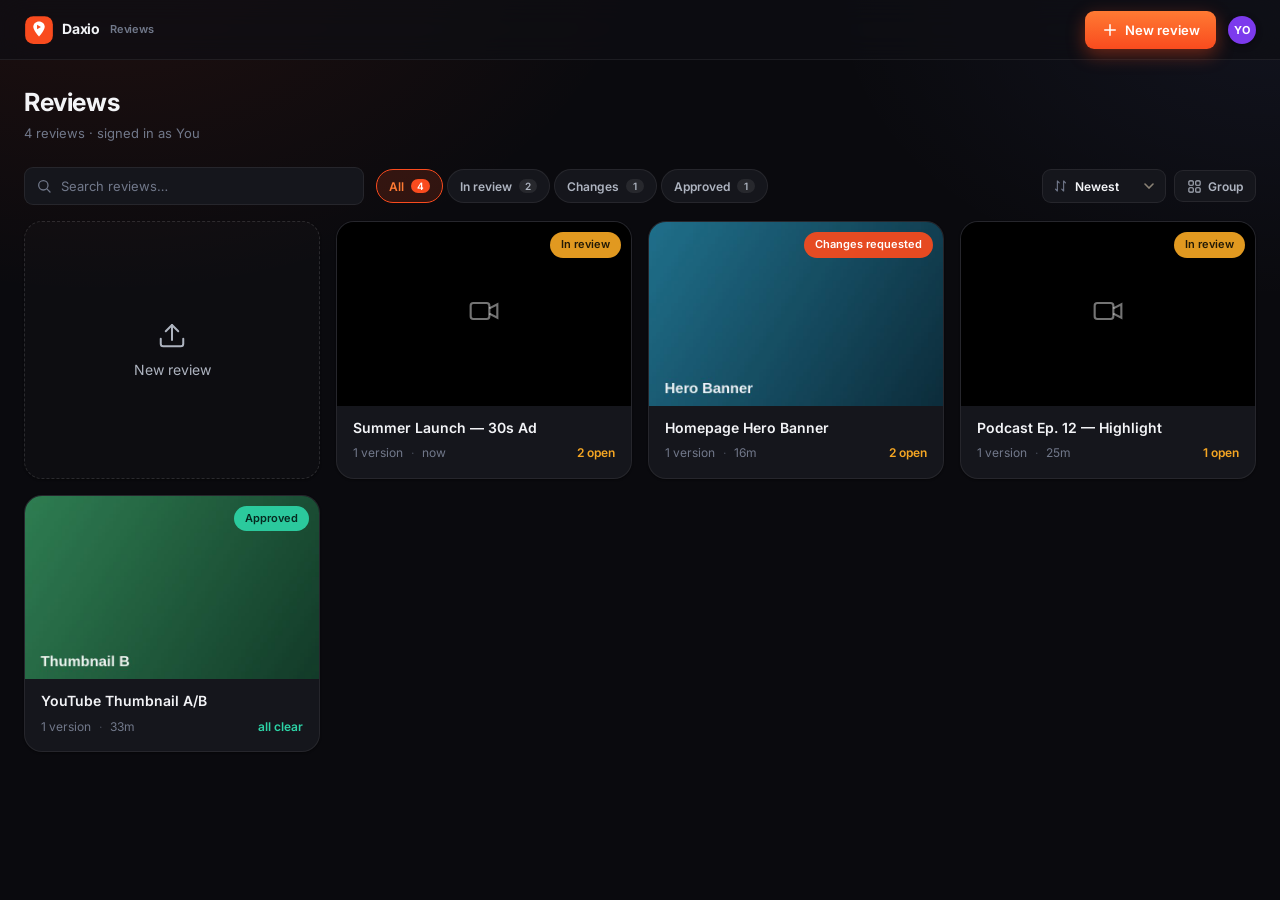
<file: Daxio-Review.html>
<!DOCTYPE html>
<html lang="en">
<head>
<meta charset="UTF-8" />
<meta name="viewport" content="width=device-width, initial-scale=1.0" />
<title>Daxio — collect feedback on every frame</title>
<link rel="preconnect" href="https://fonts.googleapis.com" />
<link rel="preconnect" href="https://fonts.gstatic.com" crossorigin />
<link href="https://fonts.googleapis.com/css2?family=Inter:wght@400;500;600;700&display=swap" rel="stylesheet" />
<style>
/* ============================================================
   Review — premium dark theme (Frame.io-inspired)
   ============================================================ */
:root{
  --bg:#0A0A0E;
  --bg-2:#0F0F14;
  --panel:#15161C;
  --panel-2:#1B1C24;
  --panel-3:#23252F;
  --line:rgba(255,255,255,.07);
  --line-2:rgba(255,255,255,.12);
  --ink:#F3F4F7;
  --ink-2:#AEB4C0;
  --muted:#71788A;
  --accent:#F94B1E;
  --accent-2:#FF7A33;
  --accent-ink:#0A0E1F;
  --accent-soft:rgba(249,75,30,.16);
  --ok:#2DD4A7; --ok-soft:rgba(45,212,167,.14);
  --warn:#F5A623; --warn-soft:rgba(245,166,35,.14);
  --danger:#FF5C5C; --danger-soft:rgba(255,92,92,.14);
  --stage:#000;

  --r-sm:9px; --r:13px; --r-lg:18px; --r-pill:999px;
  --s1:4px; --s2:8px; --s3:12px; --s4:16px; --s5:24px; --s6:32px;
  --shadow-sm:0 1px 2px rgba(0,0,0,.4);
  --shadow:0 8px 28px rgba(0,0,0,.45);
  --shadow-lg:0 24px 70px rgba(0,0,0,.6);
  --glow:0 0 0 1px rgba(249,75,30,.4),0 8px 24px rgba(249,75,30,.35);
  --font:'Inter',-apple-system,BlinkMacSystemFont,'Segoe UI',Roboto,sans-serif;
  --ease:cubic-bezier(.4,0,.2,1);
}
*{box-sizing:border-box;}
[hidden]{display:none !important;}
html,body{height:100%;}
body{margin:0;font-family:var(--font);font-size:14px;line-height:1.45;color:var(--ink);-webkit-font-smoothing:antialiased;
  background:
    radial-gradient(1000px 700px at 8% -10%, rgba(249,75,30,.10), transparent 55%),
    radial-gradient(900px 600px at 100% 0%, rgba(124,147,255,.07), transparent 50%),
    var(--bg);
  background-attachment:fixed;}
h1{font-size:25px;font-weight:700;letter-spacing:-.4px;margin:0;}
p{margin:0;} .muted{color:var(--muted);font-size:13px;}
button{font-family:inherit;}
:focus-visible{outline:2px solid var(--accent);outline-offset:2px;border-radius:6px;}
::selection{background:rgba(249,75,30,.32);}
::-webkit-scrollbar{width:10px;height:10px;} ::-webkit-scrollbar-thumb{background:var(--panel-3);border-radius:8px;border:2px solid transparent;background-clip:content-box;} ::-webkit-scrollbar-track{background:transparent;}

@keyframes fadeUp{from{opacity:0;transform:translateY(12px);}to{opacity:1;transform:none;}}
@keyframes pop{from{opacity:0;transform:scale(.92);}to{opacity:1;transform:none;}}
@keyframes pinDrop{0%{opacity:0;transform:translate(-50%,-130%) scale(.6);}60%{transform:translate(-50%,-95%) scale(1.08);}100%{opacity:1;transform:translate(-50%,-100%) scale(1);}}
@keyframes pulse{0%,100%{box-shadow:0 0 0 0 rgba(249,75,30,.5);}50%{box-shadow:0 0 0 10px rgba(249,75,30,0);}}
@keyframes shimmer{from{background-position:-400px 0;}to{background-position:400px 0;}}

/* buttons */
.btn{display:inline-flex;align-items:center;justify-content:center;gap:6px;height:38px;padding:0 16px;border-radius:var(--r-sm);
  border:1px solid var(--line);font-size:13px;font-weight:600;cursor:pointer;transition:.16s var(--ease);white-space:nowrap;
  background:var(--panel-2);color:var(--ink);}
.btn:hover{transform:translateY(-1px);border-color:var(--line-2);}
.btn:active{transform:translateY(0);}
.btn-sm{height:32px;padding:0 12px;}
.btn-primary{background:linear-gradient(180deg,var(--accent-2),var(--accent));color:#fff;border:none;box-shadow:0 6px 18px rgba(249,75,30,.4);}
.btn-primary:hover{box-shadow:0 10px 26px rgba(249,75,30,.55);filter:brightness(1.05);}
.btn-primary:disabled{opacity:.45;cursor:not-allowed;box-shadow:none;transform:none;}
.btn-ghost{background:rgba(255,255,255,.03);color:var(--ink-2);}
.btn-ghost:hover{background:rgba(255,255,255,.07);color:var(--ink);}
.btn-soft{background:var(--panel-2);color:var(--ink-2);}
.btn-soft:hover{background:var(--panel-3);color:var(--ink);}
.btn svg,.icon-btn svg,.ctl svg{width:18px;height:18px;display:block;}

.icon-btn{display:inline-flex;align-items:center;justify-content:center;width:38px;height:38px;border-radius:var(--r-sm);
  background:transparent;border:1px solid transparent;color:var(--ink-2);cursor:pointer;transition:.16s var(--ease);}
.icon-btn:hover{background:rgba(255,255,255,.06);color:var(--ink);}
.icon-btn.active{color:var(--accent-2);background:var(--accent-soft);}
.icon-btn:active{transform:scale(.93);}

.avatar{width:28px;height:28px;border-radius:50%;display:inline-flex;align-items:center;justify-content:center;font-size:11px;font-weight:700;color:#fff;flex:none;box-shadow:0 2px 6px rgba(0,0,0,.4);}
.avatar-sm{width:22px;height:22px;font-size:10px;}
.avatar-btn{padding:0;border:none;background:none;cursor:pointer;border-radius:50%;transition:.16s;}
.avatar-btn:hover{transform:scale(1.06);}

/* topbar */
.topbar{display:flex;align-items:center;justify-content:space-between;height:60px;padding:0 var(--s5);
  background:rgba(15,15,20,.72);backdrop-filter:blur(14px);border-bottom:1px solid var(--line);position:sticky;top:0;z-index:30;}
.tb-left,.tb-right{display:flex;align-items:center;gap:var(--s3);}
.brand{display:flex;align-items:center;gap:var(--s2);font-weight:700;letter-spacing:-.2px;}
.brand-mark{width:28px;height:28px;border-radius:9px;background:linear-gradient(135deg,var(--accent-2),var(--accent));position:relative;box-shadow:0 4px 14px rgba(249,75,30,.5);}
.brand-mark::after{content:"";position:absolute;left:9px;top:8px;width:0;height:0;border-left:9px solid #fff;border-top:6px solid transparent;border-bottom:6px solid transparent;}
.crumb{color:var(--ink-2);font-size:14px;font-weight:500;padding-left:var(--s3);border-left:1px solid var(--line);max-width:38vw;overflow:hidden;text-overflow:ellipsis;white-space:nowrap;}
.review-actions{display:flex;align-items:center;gap:var(--s2);}
.presence{display:flex;align-items:center;}
.presence .avatar{margin-left:-7px;box-shadow:0 0 0 2px var(--bg-2);}
.presence .avatar:first-child{margin-left:0;}

.status-badge{display:inline-flex;align-items:center;gap:6px;height:30px;padding:0 13px;border-radius:var(--r-pill);font-size:12px;font-weight:600;border:1px solid transparent;}
.status-badge .dot{width:7px;height:7px;border-radius:50%;box-shadow:0 0 8px currentColor;}
.st-review{background:var(--accent-soft);color:var(--accent-2);border-color:rgba(249,75,30,.3);}
.st-changes{background:var(--warn-soft);color:var(--warn);border-color:rgba(245,166,35,.3);}
.st-approved{background:var(--ok-soft);color:var(--ok);border-color:rgba(45,212,167,.3);}

.user-wrap{position:relative;}
.menu{position:absolute;right:0;top:calc(100% + 8px);background:var(--panel);border:1px solid var(--line-2);border-radius:var(--r);box-shadow:var(--shadow-lg);width:230px;overflow:hidden;z-index:40;animation:pop .15s var(--ease);}
.menu-head{padding:10px 14px;font-size:11px;text-transform:uppercase;letter-spacing:.5px;color:var(--muted);border-bottom:1px solid var(--line);}
.menu-row{display:flex;align-items:center;gap:8px;padding:9px 14px;cursor:pointer;font-size:13px;transition:.12s;}
.menu-row:hover{background:var(--panel-2);}
.menu-row.active{color:var(--accent-2);font-weight:600;}

/* views */
.view{max-width:1340px;margin:0 auto;padding:var(--s5);}
.lib-head{margin-bottom:var(--s5);animation:fadeUp .35s var(--ease) both;}
.lib-head .muted{margin-top:4px;}

/* library */
.lib-grid{display:grid;grid-template-columns:repeat(auto-fill,minmax(272px,1fr));gap:var(--s4);}
.lib-card{background:var(--panel);border:1px solid var(--line);border-radius:var(--r-lg);overflow:hidden;cursor:pointer;
  transition:transform .18s var(--ease),box-shadow .18s var(--ease),border-color .18s;box-shadow:var(--shadow-sm);animation:fadeUp .4s var(--ease) both;}
.lib-card:hover{transform:translateY(-4px);box-shadow:var(--shadow);border-color:var(--line-2);}
.lib-card:nth-child(1){animation-delay:.02s}.lib-card:nth-child(2){animation-delay:.06s}.lib-card:nth-child(3){animation-delay:.10s}.lib-card:nth-child(4){animation-delay:.14s}.lib-card:nth-child(5){animation-delay:.18s}.lib-card:nth-child(6){animation-delay:.22s}.lib-card:nth-child(7){animation-delay:.26s}.lib-card:nth-child(8){animation-delay:.30s}
.lib-card.new{border-style:dashed;border-color:var(--line-2);display:flex;align-items:center;justify-content:center;min-height:240px;color:var(--ink-2);flex-direction:column;gap:10px;background:rgba(255,255,255,.015);}
.lib-card.new:hover{border-color:var(--accent);color:var(--accent-2);background:var(--accent-soft);}
.lib-card.new svg{width:30px;height:30px;}
.lc-media{aspect-ratio:16/10;background:var(--stage);position:relative;display:flex;align-items:center;justify-content:center;overflow:hidden;}
.lc-media img{width:100%;height:100%;object-fit:cover;transition:transform .4s var(--ease);}
.lib-card:hover .lc-media img{transform:scale(1.05);}
.lc-media .ph{color:rgba(255,255,255,.45);} .lc-media .ph svg{width:32px;height:32px;}
.lc-badge{position:absolute;top:10px;right:10px;background:rgba(0,0,0,.6);color:#fff;border-radius:var(--r-pill);font-size:11px;font-weight:600;padding:4px 10px;backdrop-filter:blur(6px);border:1px solid rgba(255,255,255,.12);}
.lc-play{position:absolute;left:50%;top:50%;transform:translate(-50%,-50%);width:46px;height:46px;border-radius:50%;background:rgba(0,0,0,.4);display:flex;align-items:center;justify-content:center;color:#fff;border:1px solid rgba(255,255,255,.35);backdrop-filter:blur(4px);transition:.2s;}
.lib-card:hover .lc-play{transform:translate(-50%,-50%) scale(1.1);background:var(--accent);border-color:transparent;}
.lc-play svg{width:18px;height:18px;}
.lc-body{padding:var(--s3) var(--s4) var(--s4);}
.lc-title{font-weight:600;margin-bottom:6px;overflow:hidden;text-overflow:ellipsis;white-space:nowrap;}
.lc-meta{display:flex;align-items:center;gap:8px;font-size:12px;color:var(--muted);}
.lc-open{margin-left:auto;color:var(--warn);font-weight:600;} .lc-open.zero{color:var(--ok);}

.empty{text-align:center;padding:72px var(--s5);color:var(--muted);}
.empty h3{color:var(--ink);font-size:18px;margin-bottom:8px;}
.empty p{margin-bottom:18px;}
.empty .empty-ic{width:46px;height:46px;margin:0 auto 16px;opacity:.5;}
.empty .btn{display:inline-flex;}

/* library toolbar */
.lib-toolbar{display:flex;align-items:center;gap:var(--s3);margin-bottom:var(--s4);flex-wrap:wrap;animation:fadeUp .35s var(--ease) both;animation-delay:.04s;}
.lib-search{position:relative;flex:1;min-width:200px;max-width:340px;}
.lib-search-ic{position:absolute;left:12px;top:50%;transform:translateY(-50%);width:16px;height:16px;color:var(--muted);pointer-events:none;display:flex;}
.lib-search input{width:100%;height:38px;border:1px solid var(--line);background:var(--panel);color:var(--ink);border-radius:var(--r-sm);padding:0 12px 0 36px;font-size:13px;font-family:inherit;outline:none;transition:.15s;}
.lib-search input:focus{border-color:var(--accent);box-shadow:0 0 0 3px var(--accent-soft);}
.lib-search input::placeholder{color:var(--muted);}
.lib-chips{display:flex;gap:4px;flex-wrap:wrap;}
.lib-chip{height:34px;padding:0 12px;border-radius:var(--r-pill);border:1px solid var(--line);background:var(--panel);color:var(--ink-2);font-size:12px;font-weight:600;cursor:pointer;display:inline-flex;align-items:center;gap:7px;transition:.14s;}
.lib-chip:hover{color:var(--ink);border-color:var(--line-2);}
.lib-chip.active{background:var(--accent-soft);border-color:var(--accent);color:var(--accent-2);}
.lib-chip-cnt{font-size:10px;background:rgba(255,255,255,.08);border-radius:var(--r-pill);padding:1px 6px;min-width:18px;text-align:center;}
.lib-chip.active .lib-chip-cnt{background:var(--accent);color:#fff;}
.lib-tools-right{display:flex;align-items:center;gap:var(--s2);margin-left:auto;}
.lib-select{position:relative;display:inline-flex;align-items:center;}
.lib-select-ic{position:absolute;left:11px;top:50%;transform:translateY(-50%);width:15px;height:15px;color:var(--muted);pointer-events:none;display:flex;}
.lib-select select{height:34px;border:1px solid var(--line);background:var(--panel);color:var(--ink);border-radius:var(--r-sm);padding:0 30px 0 32px;font-size:12px;font-weight:600;font-family:inherit;cursor:pointer;outline:none;appearance:none;-webkit-appearance:none;
  background-image:url("data:image/svg+xml,%3Csvg xmlns='http://www.w3.org/2000/svg' width='10' height='6' viewBox='0 0 10 6'%3E%3Cpath d='M1 1l4 4 4-4' stroke='%238A8275' stroke-width='1.6' fill='none' stroke-linecap='round'/%3E%3C/svg%3E");background-repeat:no-repeat;background-position:right 11px center;}
.lib-select select:hover{border-color:var(--line-2);}
.lib-select select:focus{border-color:var(--accent);}
.lc-sep{opacity:.5;}
.lib-grid.grouped{display:block;}
.lib-group{margin-bottom:var(--s5);animation:fadeUp .35s var(--ease) both;}
.lib-group-h{display:flex;align-items:center;gap:10px;margin-bottom:14px;font-weight:700;color:var(--ink);font-size:14px;}
.lib-group-cnt{font-size:11px;color:var(--muted);background:var(--panel-2);border:1px solid var(--line);border-radius:var(--r-pill);padding:1px 9px;font-weight:600;}
.lib-grid-inner{display:grid;grid-template-columns:repeat(auto-fill,minmax(272px,1fr));gap:var(--s4);}
.lc-badge.st-review{background:rgba(245,166,35,.92);color:#231a06;border-color:transparent;}
.lc-badge.st-changes{background:rgba(249,75,30,.92);color:#fff;border-color:transparent;}
.lc-badge.st-approved{background:rgba(45,212,167,.92);color:#062a20;border-color:transparent;}
.lib-card:focus-visible{outline:2px solid var(--accent);outline-offset:2px;}

/* review */
.review{max-width:1500px;}
.rv-grid{display:grid;grid-template-columns:1fr 384px;gap:var(--s5);align-items:start;}
.stage-col{min-width:0;animation:fadeUp .35s var(--ease) both;}
.comments-col{animation:fadeUp .4s var(--ease) both;animation-delay:.06s;}
.version-bar{display:flex;align-items:center;justify-content:space-between;gap:var(--s3);margin-bottom:var(--s3);}
.version-tabs{display:flex;gap:6px;flex-wrap:wrap;}
.vtab{height:32px;padding:0 14px;border-radius:var(--r-pill);border:1px solid var(--line);background:var(--panel);color:var(--ink-2);font-size:12px;font-weight:600;cursor:pointer;display:flex;align-items:center;gap:6px;transition:.15s;}
.vtab:hover{border-color:var(--line-2);color:var(--ink);}
.vtab.active{background:var(--accent);border-color:transparent;color:#fff;box-shadow:0 4px 14px rgba(249,75,30,.4);}
.vtab .vdot{width:6px;height:6px;border-radius:50%;background:var(--warn);box-shadow:0 0 6px var(--warn);}
.vtab.active .vdot{background:#fff;box-shadow:none;}
.vbar-right{display:flex;gap:var(--s2);}
.chip-btn{height:32px;padding:0 12px;border-radius:var(--r-sm);border:1px solid var(--line);background:var(--panel);color:var(--ink-2);font-size:12px;font-weight:600;cursor:pointer;display:inline-flex;align-items:center;gap:6px;transition:.15s;}
.chip-btn:hover{background:var(--panel-2);color:var(--ink);border-color:var(--line-2);}
.chip-btn.active{background:var(--accent-soft);border-color:var(--accent);color:var(--accent-2);}
.chip-btn svg{width:15px;height:15px;}

.stage-row{display:flex;gap:var(--s3);}
.stage-cell{flex:1;min-width:0;position:relative;}
.stage2-label{position:absolute;top:10px;left:10px;background:rgba(0,0,0,.6);color:#fff;font-size:11px;font-weight:600;padding:4px 10px;border-radius:var(--r-pill);backdrop-filter:blur(6px);}
.stage{position:relative;background:var(--stage);border-radius:var(--r);overflow:hidden;display:flex;align-items:center;justify-content:center;aspect-ratio:16/9;border:1px solid var(--line);box-shadow:var(--shadow);}
.stage::after{content:"";position:absolute;left:0;right:0;bottom:0;height:42%;background:linear-gradient(transparent,rgba(0,0,0,.5));opacity:0;transition:.25s;pointer-events:none;}
.stage.has-video:not(.playing)::after{opacity:1;}
.stage.is-canvas{cursor:crosshair;}
.stage img,.stage video{max-width:100%;max-height:72vh;display:block;}
.stage-empty{text-align:center;color:rgba(255,255,255,.55);padding:var(--s5);}
.stage-empty .up{width:42px;height:42px;margin:0 auto 12px;opacity:.7;}
.stage-empty .btn{margin-top:16px;}
.upload-row{display:flex;gap:8px;justify-content:center;margin-top:16px;flex-wrap:wrap;}
.drawCanvas{position:absolute;inset:0;width:100%;height:100%;z-index:2;}
.center-play{position:absolute;left:50%;top:50%;transform:translate(-50%,-50%);width:72px;height:72px;border-radius:50%;z-index:3;
  background:rgba(249,75,30,.92);border:none;color:#fff;display:flex;align-items:center;justify-content:center;cursor:pointer;
  box-shadow:0 10px 30px rgba(0,0,0,.5);animation:pop .2s var(--ease);transition:.18s;}
.center-play svg{width:30px;height:30px;margin-left:3px;}
.center-play:hover{transform:translate(-50%,-50%) scale(1.08);background:var(--accent);}
.stage.playing .center-play{display:none;}
.point-pin{position:absolute;transform:translate(-50%,-100%);width:26px;height:26px;border-radius:50% 50% 50% 3px;
  background:var(--accent);color:#fff;display:flex;align-items:center;justify-content:center;font-size:11px;font-weight:700;cursor:pointer;
  box-shadow:0 3px 10px rgba(0,0,0,.5);z-index:4;animation:pinDrop .28s var(--ease) both;transition:transform .14s;}
.point-pin:hover{transform:translate(-50%,-100%) scale(1.14);}
.point-pin.resolved{background:var(--ok);}
.point-pin.pending{background:#fff;color:var(--accent);box-shadow:0 0 0 3px var(--accent-soft),0 3px 10px rgba(0,0,0,.5);}
.stage.has-video video{cursor:pointer;}
.stage.tool-active{cursor:crosshair;}
.stage.tool-active .center-play{display:none;}
.stage.tool-active .point-pin{pointer-events:none;}

/* controls */
.controls{display:flex;flex-direction:column;gap:10px;margin-top:var(--s3);background:var(--panel);border:1px solid var(--line);border-radius:var(--r);padding:12px 14px;box-shadow:var(--shadow-sm);}
.ctl-play{width:42px;height:42px;border-radius:50%;background:var(--accent);color:#fff;}
.ctl-play:hover{background:var(--accent-2);color:#fff;}
.ctl-play svg{width:20px;height:20px;}
.transport{display:flex;align-items:center;gap:6px;}
.tr-spacer{flex:1;}
.tr-div{width:1px;height:20px;background:var(--line);margin:0 4px;}
.zoom-lbl{font-size:11px;color:var(--ink-2);min-width:28px;text-align:center;font-weight:600;font-variant-numeric:tabular-nums;}
.tl-row{width:100%;}
.tl-wrap{width:100%;overflow-x:auto;overflow-y:visible;padding:16px 2px 8px;}
.tl-wrap::-webkit-scrollbar{height:6px;}
.tl-wrap::-webkit-scrollbar-thumb{background:var(--panel-3);border-radius:6px;}
.ctl{width:34px;height:34px;border-radius:var(--r-sm);border:none;background:transparent;color:var(--ink-2);cursor:pointer;display:flex;align-items:center;justify-content:center;transition:.14s;}
.ctl:hover{background:rgba(255,255,255,.07);color:var(--ink);}
.ctl:active{transform:scale(.92);}
.ctl.active{color:var(--accent-2);background:var(--accent-soft);}
.ctl-text{width:auto;padding:0 10px;font-size:12px;font-weight:700;}
.timecode{font-variant-numeric:tabular-nums;font-size:13px;color:var(--ink);font-weight:700;letter-spacing:.3px;white-space:nowrap;}
.timeline{position:relative;height:10px;min-width:100%;background:rgba(255,255,255,.12);border-radius:var(--r-pill);cursor:pointer;}
.timeline::before{content:"";position:absolute;left:0;right:0;top:-13px;bottom:-13px;}
.time-progress{position:absolute;left:0;top:0;bottom:0;background:linear-gradient(90deg,var(--accent),var(--accent-2));border-radius:var(--r-pill);width:0;pointer-events:none;}
.playhead{position:absolute;top:50%;transform:translate(-50%,-50%);left:0;width:3px;height:26px;background:#fff;border-radius:2px;pointer-events:none;box-shadow:0 0 8px rgba(0,0,0,.5);}
.ph-knob{position:absolute;top:-9px;left:50%;transform:translateX(-50%);width:16px;height:16px;border-radius:50%;background:#fff;box-shadow:0 0 0 4px rgba(249,75,30,.45),0 2px 6px rgba(0,0,0,.55);cursor:grab;pointer-events:auto;}
.ph-knob:active{cursor:grabbing;}
.markers{position:absolute;inset:0;}
.marker{position:absolute;top:50%;transform:translate(-50%,-50%);width:15px;height:15px;border-radius:50%;background:var(--accent-2);border:2px solid var(--panel);cursor:pointer;box-shadow:0 0 8px rgba(249,75,30,.6);transition:transform .14s;z-index:3;}
.marker:hover{transform:translate(-50%,-50%) scale(1.3);}
.marker.resolved{background:var(--ok);box-shadow:0 0 8px rgba(45,212,167,.5);}
.markers .range{position:absolute;top:50%;height:7px;transform:translateY(-50%);background:rgba(249,75,30,.32);border:1px solid rgba(249,75,30,.6);border-radius:4px;pointer-events:none;}
.markers .range.resolved{background:rgba(45,212,167,.28);border-color:rgba(45,212,167,.55);}
.point-pin.sel{box-shadow:0 0 0 3px var(--accent-soft),0 6px 16px rgba(0,0,0,.55);z-index:5;}
.stage-cell{position:relative;}
.note{cursor:pointer;}
.inline-cmt{position:absolute;transform:translate(10px,10px);z-index:12;width:232px;max-width:72%;background:var(--panel);border:1px solid var(--accent);border-radius:12px;box-shadow:var(--shadow-lg);padding:10px;animation:fadeUp .14s ease;}
.inline-cmt .ic-head{font-size:11px;font-weight:700;color:var(--accent-2);margin-bottom:6px;}
.inline-cmt textarea{width:100%;border:1px solid var(--line);border-radius:8px;background:var(--bg-2);color:var(--ink);font-family:inherit;font-size:13px;padding:7px 9px;resize:none;outline:none;}
.inline-cmt textarea:focus{border-color:var(--accent);}
.inline-cmt .ic-foot{display:flex;justify-content:flex-end;gap:8px;margin-top:8px;align-items:center;}
.inline-cmt .ic-cancel{background:none;border:none;color:var(--muted);font-size:12px;font-weight:600;cursor:pointer;}
.inline-cmt .ic-post{background:var(--accent);color:#fff;border:none;border-radius:8px;padding:6px 14px;font-size:12px;font-weight:700;cursor:pointer;}
.marker::after{content:"";position:absolute;inset:-12px;}
.marker .tip{position:absolute;bottom:22px;left:50%;transform:translateX(-50%);white-space:nowrap;background:var(--panel-3);color:#fff;font-size:11px;padding:4px 8px;border-radius:7px;display:none;max-width:220px;overflow:hidden;text-overflow:ellipsis;box-shadow:var(--shadow);border:1px solid var(--line-2);}
.marker:hover .tip{display:block;}
.time-hover{position:absolute;bottom:26px;transform:translateX(-50%);background:var(--panel-3);color:#fff;font-size:11px;font-weight:600;padding:3px 7px;border-radius:6px;pointer-events:none;border:1px solid var(--line-2);font-variant-numeric:tabular-nums;z-index:6;}
.volume{-webkit-appearance:none;appearance:none;width:70px;height:5px;border-radius:var(--r-pill);background:rgba(255,255,255,.14);cursor:pointer;}
.volume::-webkit-slider-thumb{-webkit-appearance:none;width:13px;height:13px;border-radius:50%;background:var(--ink);box-shadow:0 0 0 3px rgba(249,75,30,.3);}
.volume::-moz-range-thumb{width:13px;height:13px;border:none;border-radius:50%;background:var(--ink);}

/* comments */
.comments-col{background:var(--panel);border:1px solid var(--line);border-radius:var(--r-lg);display:flex;flex-direction:column;max-height:calc(100vh - 132px);position:sticky;top:84px;box-shadow:var(--shadow);}
.comments-head{display:flex;align-items:center;gap:var(--s2);padding:12px;border-bottom:1px solid var(--line);}
.filters{display:flex;gap:3px;background:var(--bg-2);border-radius:var(--r-sm);padding:3px;flex:1;border:1px solid var(--line);}
.filter{flex:1;height:28px;border:none;background:none;border-radius:6px;font-size:12px;font-weight:600;color:var(--ink-2);cursor:pointer;display:flex;align-items:center;justify-content:center;gap:5px;transition:.14s;}
.filter:hover{color:var(--ink);}
.filter.active{background:var(--panel-3);color:var(--ink);box-shadow:var(--shadow-sm);}
.filter .cnt{font-size:10px;background:rgba(255,255,255,.1);border-radius:var(--r-pill);padding:0 5px;min-width:16px;}
.filter.active .cnt{background:var(--accent);color:#fff;}

.thread-list{flex:1;overflow:auto;padding:12px;display:flex;flex-direction:column;gap:10px;}
.thread-empty{text-align:center;color:var(--muted);font-size:13px;padding:44px 16px;line-height:1.7;}
.note{border:1px solid var(--line);border-radius:var(--r);padding:12px;transition:.16s var(--ease);background:var(--panel-2);animation:fadeUp .22s var(--ease) both;}
.note:hover{border-color:var(--line-2);background:var(--panel-3);}
.note.active{border-color:var(--accent);box-shadow:var(--glow);}
.note.resolved{opacity:.55;}
.note-top{display:flex;align-items:center;gap:8px;margin-bottom:6px;}
.note-author{font-weight:600;font-size:13px;}
.note-chip{display:inline-flex;align-items:center;gap:4px;background:var(--accent-soft);color:var(--accent-2);border-radius:var(--r-pill);padding:2px 9px;font-size:11px;font-weight:700;cursor:pointer;font-variant-numeric:tabular-nums;transition:.13s;}
.note-chip:hover{background:var(--accent);color:#fff;}
.note-chip svg{width:10px;height:10px;}
.note-chip.point{background:rgba(255,255,255,.07);color:var(--ink-2);}
.note-when{margin-left:auto;font-size:11px;color:var(--muted);}
.note-body{font-size:13px;line-height:1.55;white-space:pre-wrap;word-break:break-word;color:var(--ink);}
.note-body .mention{color:var(--accent-2);font-weight:600;}
.note-thumb{margin-top:8px;border-radius:8px;overflow:hidden;border:1px solid var(--line);max-height:120px;background:#000;}
.note-thumb svg{display:block;width:100%;}
.note-foot{display:flex;align-items:center;gap:10px;margin-top:10px;}
.react-row{display:flex;gap:4px;flex-wrap:wrap;}
.react{border:1px solid var(--line);background:var(--panel);border-radius:var(--r-pill);height:24px;padding:0 8px;font-size:12px;cursor:pointer;display:inline-flex;align-items:center;gap:3px;transition:.13s;color:var(--ink);}
.react:hover{background:var(--panel-3);border-color:var(--line-2);}
.react.on{background:var(--accent-soft);border-color:var(--accent);color:var(--accent-2);}
.react .rc{font-weight:700;}
.add-react{color:var(--muted);}
.note-foot .spacer{flex:1;}
.note-foot button.txt{background:none;border:none;color:var(--ink-2);font-size:12px;font-weight:600;cursor:pointer;display:inline-flex;align-items:center;gap:4px;transition:.13s;}
.note-foot button.txt:hover{color:var(--ink);}
.note-foot .resolve.done{color:var(--ok);}
.note-foot button.txt svg{width:13px;height:13px;}
.note-foot button.txt:hover{background:var(--panel);border-radius:6px;}
.note-foot .del{color:var(--muted);padding:3px;}
.note-foot .del:hover{color:var(--danger);background:var(--danger-soft);}
.note.active{border-color:var(--accent);box-shadow:var(--glow);background:var(--panel-3);}
.done-pill{display:inline-flex;align-items:center;gap:3px;font-size:10px;font-weight:700;color:var(--ok);background:var(--ok-soft);border-radius:var(--r-pill);padding:1px 8px;}
.done-pill svg{width:10px;height:10px;}
.note.resolved .note-body{color:var(--ink-2);}
.confirm-row{display:flex;align-items:center;gap:8px;margin-top:10px;font-size:12px;color:var(--ink-2);font-weight:600;}
.confirm-row .spacer{flex:1;}
.confirm-row .cf-no{background:none;border:1px solid var(--line);border-radius:7px;padding:5px 11px;color:var(--ink-2);font-size:12px;font-weight:600;cursor:pointer;}
.confirm-row .cf-no:hover{color:var(--ink);}
.confirm-row .cf-yes{background:var(--danger);border:none;border-radius:7px;padding:5px 13px;color:#fff;font-size:12px;font-weight:700;cursor:pointer;}
.confirm-row .cf-yes:hover{filter:brightness(1.08);}
.replies{margin-top:8px;padding-left:10px;border-left:2px solid var(--line-2);display:flex;flex-direction:column;gap:6px;}
.reply{font-size:12px;color:var(--ink-2);} .reply b{font-weight:600;color:var(--ink);}
.reply-box{display:flex;gap:6px;margin-top:6px;}
.reply-box input{flex:1;border:1px solid var(--line);border-radius:6px;padding:6px 8px;font-size:12px;font-family:inherit;background:var(--bg-2);color:var(--ink);}
.reply-box input:focus{outline:none;border-color:var(--accent);}

/* composer */
.composer{border-top:1px solid var(--line);padding:12px;position:relative;}
.composer-tools{display:flex;align-items:center;gap:6px;margin-bottom:8px;min-height:24px;flex-wrap:wrap;}
.pin-chip{display:inline-flex;align-items:center;gap:6px;font-size:11px;font-weight:600;color:var(--accent-2);background:var(--accent-soft);border-radius:var(--r-pill);padding:4px 11px;animation:pop .15s var(--ease);}
.pin-chip button{background:none;border:none;color:var(--ink-2);text-decoration:underline;cursor:pointer;font-size:11px;}
.tool-btn{height:26px;padding:0 9px;border-radius:var(--r-sm);border:1px solid var(--line);background:var(--panel-2);color:var(--ink-2);font-size:12px;font-weight:600;cursor:pointer;display:inline-flex;align-items:center;gap:5px;transition:.13s;}
.tool-btn:hover{background:var(--panel-3);color:var(--ink);}
.tool-btn.on{background:var(--accent-soft);border-color:var(--accent);color:var(--accent-2);}
.tool-btn svg{width:14px;height:14px;}
.composer-box{position:relative;}
.composer textarea{width:100%;resize:vertical;border:1px solid var(--line);border-radius:var(--r-sm);padding:10px 12px;font-family:inherit;font-size:13px;min-height:54px;outline:none;color:var(--ink);background:var(--bg-2);transition:.15s;}
.composer textarea:focus{border-color:var(--accent);box-shadow:0 0 0 3px var(--accent-soft);}
.composer textarea::placeholder{color:var(--muted);}
.composer-foot{display:flex;align-items:center;justify-content:space-between;margin-top:8px;}
.hint{font-size:11px;color:var(--muted);}
.mention-menu{position:absolute;left:0;right:0;bottom:calc(100% + 4px);background:var(--panel-2);border:1px solid var(--line-2);border-radius:var(--r-sm);box-shadow:var(--shadow-lg);overflow:hidden;z-index:5;max-height:200px;overflow-y:auto;animation:pop .14s var(--ease);}
.mention-opt{display:flex;align-items:center;gap:8px;padding:8px 12px;cursor:pointer;font-size:13px;}
.mention-opt:hover,.mention-opt.active{background:var(--accent-soft);}

/* modal + toast */
.modal-root{position:fixed;inset:0;z-index:60;display:flex;align-items:center;justify-content:center;padding:16px;}
.modal-scrim{position:absolute;inset:0;background:rgba(0,0,0,.6);backdrop-filter:blur(4px);}
.modal-card{position:relative;background:var(--panel);border:1px solid var(--line-2);border-radius:var(--r-lg);width:480px;max-width:100%;box-shadow:var(--shadow-lg);overflow:hidden;animation:pop .18s var(--ease);}
.modal-head{padding:18px 20px;border-bottom:1px solid var(--line);display:flex;justify-content:space-between;align-items:center;font-weight:700;font-size:16px;}
.modal-body{padding:20px;font-size:14px;color:var(--ink-2);line-height:1.6;}
.modal-body .field{margin-bottom:14px;}
.modal-body label{display:block;font-size:12px;font-weight:600;color:var(--ink-2);margin-bottom:5px;}
.modal-body input{width:100%;height:38px;border:1px solid var(--line);border-radius:var(--r-sm);padding:0 12px;font-size:14px;font-family:inherit;background:var(--bg-2);color:var(--ink);}
.modal-body input:focus{outline:none;border-color:var(--accent);}
.share-link{display:flex;gap:8px;} .share-link input{flex:1;}
.modal-foot{padding:16px 20px;border-top:1px solid var(--line);display:flex;justify-content:flex-end;gap:8px;}

.toast-host{position:fixed;bottom:24px;left:50%;transform:translateX(-50%);z-index:80;display:flex;flex-direction:column;gap:8px;align-items:center;}
.toast{display:flex;align-items:center;gap:8px;background:var(--panel-3);color:#fff;border:1px solid var(--line-2);border-radius:var(--r);padding:11px 16px;font-size:13px;box-shadow:var(--shadow-lg);animation:fadeUp .22s var(--ease);}
.toast svg{width:15px;height:15px;color:var(--accent-2);}

@media (max-width:900px){
  .rv-grid{grid-template-columns:1fr;}
  .comments-col{position:static;max-height:none;}
  .stage-row{flex-direction:column;}
}
.fps-row{display:flex;gap:8px;}
.fps-btn{flex:1;height:36px;border:1px solid var(--line);background:var(--panel-2);color:var(--ink-2);border-radius:8px;font-weight:600;font-size:13px;cursor:pointer;font-family:inherit;transition:.13s;}
.fps-btn:hover{color:var(--ink);}
.fps-btn.on{background:var(--accent-soft);border-color:var(--accent);color:var(--accent-2);}
.exp-list{display:flex;flex-direction:column;gap:8px;margin-top:16px;}
.exp-opt{display:flex;align-items:center;justify-content:space-between;gap:12px;padding:12px 14px;border:1px solid var(--line);background:var(--panel-2);border-radius:10px;cursor:pointer;text-align:left;color:var(--ink);font-family:inherit;transition:.13s;}
.exp-opt:hover{border-color:var(--accent);background:var(--panel-3);}
.exp-opt .eo-t{font-weight:600;font-size:14px;}
.exp-opt .eo-h{font-size:12px;color:var(--muted);margin-top:2px;}
.exp-opt>span{color:var(--accent-2);font-weight:700;font-size:16px;}

@media (prefers-reduced-motion:reduce){*{animation-duration:.001ms !important;transition-duration:.001ms !important;}}

</style>
</head>
<body>

<header class="topbar">
  <div class="tb-left">
    <button id="backBtn" class="icon-btn" hidden aria-label="Back"></button>
    <a href="index.html" class="brand" title="Back to Daxio home" style="text-decoration:none;color:inherit;"><svg class="logo" viewBox="0 0 40 40" width="30" height="30" aria-hidden="true"><rect x="1.5" y="1.5" width="37" height="37" rx="11" fill="#F94B1E"/><path d="M20 8.6c-4.2 0-7.6 3.2-7.6 7.1 0 5 7.6 13 7.6 13s7.6-8 7.6-13c0-3.9-3.4-7.1-7.6-7.1z" fill="#fff"/><path d="M17.4 13.1l5.2 3-5.2 3z" fill="#F94B1E"/></svg><span class="brand-name">Daxio</span><span style="font-size:11px;color:var(--muted);font-weight:600;margin-left:2px;">Reviews</span></a>
    <span id="crumb" class="crumb"></span>
  </div>
  <div class="tb-right">
    <div id="presence" class="presence" hidden></div>
    <div id="reviewActions" class="review-actions" hidden>
      <span id="statusBadge" class="status-badge"></span>
      <button id="shareBtn" class="btn btn-ghost"></button>
      <button id="requestBtn" class="btn btn-soft"></button>
      <button id="approveBtn" class="btn btn-primary"></button>
    </div>
    <button id="newBtn" class="btn btn-primary"></button>
    <div class="user-wrap">
      <button id="userBtn" class="avatar-btn" aria-haspopup="true"></button>
      <div id="userMenu" class="menu" hidden></div>
    </div>
  </div>
</header>

<!-- ============ Library ============ -->
<main id="libraryView" class="view">
  <div class="lib-head">
    <div><h1>Reviews</h1><p id="libSub" class="muted"></p></div>
  </div>
  <div class="lib-toolbar">
    <div class="lib-search">
      <span class="lib-search-ic" id="libSearchIc" aria-hidden="true"></span>
      <input id="libSearch" type="search" placeholder="Search reviews…" aria-label="Search reviews" autocomplete="off" />
    </div>
    <div id="libStatusFilter" class="lib-chips" role="tablist" aria-label="Filter by status"></div>
    <div class="lib-tools-right">
      <div class="lib-select">
        <span class="lib-select-ic" id="libSortIc" aria-hidden="true"></span>
        <select id="libSort" aria-label="Sort reviews">
          <option value="recent">Newest</option>
          <option value="oldest">Oldest</option>
          <option value="name">Name A–Z</option>
          <option value="status">Status</option>
          <option value="open">Most open</option>
        </select>
      </div>
      <button id="libGroup" class="chip-btn" aria-pressed="false" title="Group by status"></button>
    </div>
  </div>
  <div id="libGrid" class="lib-grid"></div>
  <div id="libEmpty" class="empty" hidden></div>
</main>

<!-- ============ Review ============ -->
<main id="reviewView" class="view review" hidden>
  <div class="rv-grid">
    <section class="stage-col">
      <div class="version-bar">
        <div id="versionTabs" class="version-tabs"></div>
        <div class="vbar-right">
          <button id="compareBtn" class="chip-btn" hidden></button>
          <label class="chip-btn" id="addVersionLabel"><input id="addVersionInput" type="file" accept="image/*,video/*" hidden /><span></span></label>
        </div>
      </div>

      <div id="stageRow" class="stage-row">
        <div class="stage-cell">
          <div id="stage" class="stage"></div>
        </div>
        <div class="stage-cell" id="stage2Cell" hidden>
          <div id="stage2" class="stage"></div>
          <div class="stage2-label" id="stage2Label"></div>
        </div>
      </div>

      <div id="controls" class="controls" hidden>
        <div class="tl-row">
          <div id="tlWrap" class="tl-wrap">
            <div id="timeline" class="timeline" role="slider" tabindex="0" aria-label="Timeline" aria-valuemin="0">
              <div id="timeProgress" class="time-progress"></div>
              <div id="markers" class="markers"></div>
              <div id="playhead" class="playhead"><span class="ph-knob"></span></div>
              <div id="timeHover" class="time-hover" hidden></div>
            </div>
          </div>
        </div>
        <div class="transport">
          <button id="playBtn" class="ctl ctl-play" aria-label="Play / pause"></button>
          <span id="timecode" class="timecode">0:00 / 0:00</span>
          <span class="tr-spacer"></span>
          <button id="frameBack" class="ctl" aria-label="Previous frame" title="Previous frame (,)"></button>
          <button id="frameFwd" class="ctl" aria-label="Next frame" title="Next frame (.)"></button>
          <button id="speedBtn" class="ctl ctl-text" aria-label="Playback speed">1×</button>
          <button id="muteBtn" class="ctl" aria-label="Mute"></button>
          <input id="volume" class="volume" type="range" min="0" max="1" step="0.05" value="1" aria-label="Volume" />
          <span class="tr-div"></span>
          <button id="zoomOut" class="ctl" aria-label="Zoom out timeline" title="Zoom out">−</button>
          <span id="zoomLbl" class="zoom-lbl">1×</span>
          <button id="zoomIn" class="ctl" aria-label="Zoom in timeline" title="Zoom in">+</button>
          <button id="loopBtn" class="ctl" aria-label="Loop" title="Loop"></button>
          <button id="fsBtn" class="ctl" aria-label="Fullscreen"></button>
        </div>
      </div>
    </section>

    <aside class="comments-col">
      <div class="comments-head">
        <div id="filters" class="filters" role="tablist"></div>
        <button id="threadSort" class="icon-btn" aria-label="Sort comments" title="Sort comments"></button>
        <button id="exportBtn" class="icon-btn" aria-label="Export feedback" title="Export feedback"></button>
      </div>
      <div id="threadList" class="thread-list"></div>
      <div class="composer">
        <div class="composer-tools">
          <span id="pinChip" class="pin-chip" hidden></span>
          <button id="pinToggle" class="tool-btn" title="Pin a spot on the frame"></button>
          <button id="drawToggle" class="tool-btn" title="Draw on the frame"></button>
          <button id="rangeToggle" class="tool-btn" title="Mark an in → out range"></button>
        </div>
        <div class="composer-box">
          <textarea id="commentInput" rows="2" placeholder="Leave a comment… @ to mention"></textarea>
          <div id="mentionMenu" class="mention-menu" hidden></div>
        </div>
        <div class="composer-foot">
          <span class="hint">⌘/Ctrl + Enter</span>
          <button id="postBtn" class="btn btn-primary btn-sm" disabled>Comment</button>
        </div>
      </div>
    </aside>
  </div>
</main>

<div id="modalRoot" class="modal-root" hidden>
  <div class="modal-scrim" data-close></div>
  <div id="modalCard" class="modal-card" role="dialog" aria-modal="true"></div>
</div>
<div id="toastHost" class="toast-host" aria-live="polite"></div>

<script>
/* ============================================================
   Review — Frame.io-style review, minimalist build (no backend)
   Metadata in localStorage; media blobs in IndexedDB.
   ============================================================ */
'use strict';

const I = {
  back:'<svg viewBox="0 0 24 24" fill="none" stroke="currentColor" stroke-width="2" stroke-linecap="round" stroke-linejoin="round"><path d="M15 18l-6-6 6-6"/></svg>',
  play:'<svg viewBox="0 0 24 24" fill="currentColor"><path d="M7 5v14l12-7z"/></svg>',
  pause:'<svg viewBox="0 0 24 24" fill="currentColor"><path d="M7 5h4v14H7zM13 5h4v14h-4z"/></svg>',
  plus:'<svg viewBox="0 0 24 24" fill="none" stroke="currentColor" stroke-width="2" stroke-linecap="round"><path d="M12 5v14M5 12h14"/></svg>',
  check:'<svg viewBox="0 0 24 24" fill="none" stroke="currentColor" stroke-width="2.2" stroke-linecap="round" stroke-linejoin="round"><path d="M20 6 9 17l-5-5"/></svg>',
  close:'<svg viewBox="0 0 24 24" fill="none" stroke="currentColor" stroke-width="2" stroke-linecap="round"><path d="M18 6 6 18M6 6l12 12"/></svg>',
  link:'<svg viewBox="0 0 24 24" fill="none" stroke="currentColor" stroke-width="1.8" stroke-linecap="round" stroke-linejoin="round"><path d="M10 13a5 5 0 0 0 7 0l3-3a5 5 0 0 0-7-7l-1.5 1.5"/><path d="M14 11a5 5 0 0 0-7 0l-3 3a5 5 0 0 0 7 7l1.5-1.5"/></svg>',
  trash:'<svg viewBox="0 0 24 24" fill="none" stroke="currentColor" stroke-width="1.8" stroke-linecap="round" stroke-linejoin="round"><path d="M3 6h18M8 6V4h8v2M19 6l-1 14H6L5 6"/></svg>',
  reply:'<svg viewBox="0 0 24 24" fill="none" stroke="currentColor" stroke-width="1.8" stroke-linecap="round" stroke-linejoin="round"><path d="M9 17l-5-5 5-5"/><path d="M4 12h11a5 5 0 0 1 5 5v1"/></svg>',
  fprev:'<svg viewBox="0 0 24 24" fill="currentColor"><path d="M18 5 8 12l10 7zM6 5h2v14H6z"/></svg>',
  fnext:'<svg viewBox="0 0 24 24" fill="currentColor"><path d="M6 5l10 7L6 19zM16 5h2v14h-2z"/></svg>',
  loop:'<svg viewBox="0 0 24 24" fill="none" stroke="currentColor" stroke-width="1.8" stroke-linecap="round" stroke-linejoin="round"><path d="M17 2l4 4-4 4"/><path d="M3 11V9a4 4 0 0 1 4-4h14"/><path d="M7 22l-4-4 4-4"/><path d="M21 13v2a4 4 0 0 1-4 4H3"/></svg>',
  fs:'<svg viewBox="0 0 24 24" fill="none" stroke="currentColor" stroke-width="1.8" stroke-linecap="round" stroke-linejoin="round"><path d="M8 3H5a2 2 0 0 0-2 2v3M16 3h3a2 2 0 0 1 2 2v3M21 16v3a2 2 0 0 1-2 2h-3M3 16v3a2 2 0 0 0 2 2h3"/></svg>',
  draw:'<svg viewBox="0 0 24 24" fill="none" stroke="currentColor" stroke-width="1.8" stroke-linecap="round" stroke-linejoin="round"><path d="M12 19l7-7 3 3-7 7-3-3z"/><path d="M18 13l-1.5-7.5L2 2l3.5 14.5L13 18z"/><path d="M2 2l7.6 7.6"/><circle cx="11" cy="11" r="2"/></svg>',
  range:'<svg viewBox="0 0 24 24" fill="none" stroke="currentColor" stroke-width="1.8" stroke-linecap="round" stroke-linejoin="round"><path d="M8 4H5v16h3M16 4h3v16h-3"/></svg>',
  pin:'<svg viewBox="0 0 24 24" fill="none" stroke="currentColor" stroke-width="1.8" stroke-linecap="round" stroke-linejoin="round"><path d="M12 21s-6-5.3-6-10a6 6 0 0 1 12 0c0 4.7-6 10-6 10z"/><circle cx="12" cy="11" r="2"/></svg>',
  download:'<svg viewBox="0 0 24 24" fill="none" stroke="currentColor" stroke-width="1.8" stroke-linecap="round" stroke-linejoin="round"><path d="M12 3v12M7 10l5 5 5-5M5 21h14"/></svg>',
  image:'<svg viewBox="0 0 24 24" fill="none" stroke="currentColor" stroke-width="1.6"><rect x="3" y="4" width="18" height="16" rx="2"/><circle cx="8.5" cy="9.5" r="1.5"/><path d="m21 16-5-5L5 20"/></svg>',
  video:'<svg viewBox="0 0 24 24" fill="none" stroke="currentColor" stroke-width="1.6"><rect x="2" y="6" width="14" height="12" rx="2"/><path d="m16 10 6-3v10l-6-3"/></svg>',
  compare:'<svg viewBox="0 0 24 24" fill="none" stroke="currentColor" stroke-width="1.8" stroke-linecap="round" stroke-linejoin="round"><path d="M12 3v18"/><rect x="3" y="6" width="6" height="12" rx="1"/><rect x="15" y="6" width="6" height="12" rx="1"/></svg>',
  smile:'<svg viewBox="0 0 24 24" fill="none" stroke="currentColor" stroke-width="1.8"><circle cx="12" cy="12" r="9"/><path d="M8 14s1.5 2 4 2 4-2 4-2" stroke-linecap="round"/><path d="M9 9h.01M15 9h.01" stroke-linecap="round"/></svg>',
  up:'<svg viewBox="0 0 24 24" fill="none" stroke="currentColor" stroke-width="1.6" stroke-linecap="round" stroke-linejoin="round"><path d="M21 15v4a2 2 0 0 1-2 2H5a2 2 0 0 1-2-2v-4"/><path d="M7 9l5-5 5 5"/><path d="M12 4v12"/></svg>',
  vol:'<svg viewBox="0 0 24 24" fill="none" stroke="currentColor" stroke-width="1.8" stroke-linecap="round" stroke-linejoin="round"><path d="M11 5 6 9H2v6h4l5 4z"/><path d="M15.5 8.5a5 5 0 0 1 0 7M19 5a9 9 0 0 1 0 14"/></svg>',
  mute:'<svg viewBox="0 0 24 24" fill="none" stroke="currentColor" stroke-width="1.8" stroke-linecap="round" stroke-linejoin="round"><path d="M11 5 6 9H2v6h4l5 4z"/><path d="M22 9l-6 6M16 9l6 6"/></svg>',
  search:'<svg viewBox="0 0 24 24" fill="none" stroke="currentColor" stroke-width="1.9" stroke-linecap="round" stroke-linejoin="round"><circle cx="11" cy="11" r="7"/><path d="M21 21l-4.3-4.3"/></svg>',
  sort:'<svg viewBox="0 0 24 24" fill="none" stroke="currentColor" stroke-width="1.8" stroke-linecap="round" stroke-linejoin="round"><path d="M7 4v16M7 20l-3-3M7 4l3 3"/><path d="M17 20V4M17 4l3 3M17 20l-3-3"/></svg>',
  grid:'<svg viewBox="0 0 24 24" fill="none" stroke="currentColor" stroke-width="1.8" stroke-linecap="round" stroke-linejoin="round"><rect x="3" y="3" width="7" height="7" rx="1.5"/><rect x="14" y="3" width="7" height="7" rx="1.5"/><rect x="3" y="14" width="7" height="7" rx="1.5"/><rect x="14" y="14" width="7" height="7" rx="1.5"/></svg>',
};

const TEAM = ['You','Maya','Sam','Jordan','Priya','Leo'];
const EMOJIS = ['👍','❤️','✅','👀','🎉'];
const AVC = ['#F94B1E','#16A34A','#0EA5E9','#D97706','#DB2777','#7C3AED'];
function av(name,cls){ name=name||'?'; let h=0; for(const c of name) h=(h*31+c.charCodeAt(0))>>>0; const col=AVC[h%AVC.length];
  return `<span class="avatar ${cls||''}" style="background:${col}" title="${esc(name)}">${name.slice(0,name==='You'?2:1).toUpperCase()}</span>`; }

const STATUS = { 'In review':'st-review', 'Changes requested':'st-changes', 'Approved':'st-approved' };

/* ---------- storage ---------- */
const LS='review-studio'; let DB=null; const mem=new Map();
function openDB(){ return new Promise(r=>{ try{ const q=indexedDB.open('review-media',1); q.onupgradeneeded=()=>q.result.createObjectStore('m'); q.onsuccess=()=>{DB=q.result;r(1);}; q.onerror=()=>{DB=null;r(0);}; }catch(e){r(0);} }); }
function idbPut(k,b){ return new Promise(r=>{ if(!DB){mem.set(k,b);return r(1);} try{const t=DB.transaction('m','readwrite');t.objectStore('m').put(b,k);t.oncomplete=()=>r(1);t.onerror=()=>{mem.set(k,b);r(1);};}catch(e){mem.set(k,b);r(1);} }); }
function idbGet(k){ return new Promise(r=>{ if(mem.has(k))return r(mem.get(k)); if(!DB)return r(null); try{const t=DB.transaction('m','readonly').objectStore('m').get(k);t.onsuccess=()=>r(t.result||null);t.onerror=()=>r(null);}catch(e){r(null);} }); }
function idbDel(k){ mem.delete(k); if(DB){try{DB.transaction('m','readwrite').objectStore('m').delete(k);}catch(e){}} }

let state = { assets:[], currentUser:'You' };
function save(){ try{ localStorage.setItem(LS,JSON.stringify(state)); }catch(e){} }
function load(){ try{ const r=localStorage.getItem(LS); if(r){state=JSON.parse(r);return 1;} }catch(e){} return 0; }

/* ---------- helpers ---------- */
let _i=0; function uid(p){ _i++; return (p||'id')+Date.now().toString(36)+_i; }
function $(s,r){ return (r||document).querySelector(s); }
function $all(s,r){ return Array.from((r||document).querySelectorAll(s)); }
function esc(s){ return String(s==null?'':s).replace(/[&<>"]/g,c=>({'&':'&amp;','<':'&lt;','>':'&gt;','"':'&quot;'}[c])); }
function mmss(t){ t=Math.max(0,Math.floor(t||0)); return Math.floor(t/60)+':'+String(t%60).padStart(2,'0'); }
function smpte(t,fps){ fps=fps||30; t=Math.max(0,t||0); const h=Math.floor(t/3600),m=Math.floor(t%3600/60),s=Math.floor(t%60),f=Math.floor((t%1)*fps); const p=n=>String(n).padStart(2,'0'); return `${p(h)}:${p(m)}:${p(s)}:${p(f)}`; }
function me(){ return state.currentUser; }
function asset(id){ return state.assets.find(a=>a.id===id); }
function activeVer(a){ return (a.versions||[]).find(v=>v.id===a.activeVersionId)||a.versions[a.versions.length-1]; }
function open(v){ return v&&v.comments?v.comments.filter(c=>!c.resolved).length:0; }
function hasMedia(v){ return !!(v&&(v.dataURL||v.blobKey)); }
function timeAgo(ts){ const s=Math.floor((Date.now()-ts)/1000); if(s<60)return'now'; const m=Math.floor(s/60); if(m<60)return m+'m'; const h=Math.floor(m/60); if(h<24)return h+'h'; return Math.floor(h/24)+'d'; }

/* ---------- seed ---------- */
function gimg(a,b,label){ const c=document.createElement('canvas');c.width=640;c.height=400;const g=c.getContext('2d');
  const gr=g.createLinearGradient(0,0,640,400);gr.addColorStop(0,a);gr.addColorStop(1,b);g.fillStyle=gr;g.fillRect(0,0,640,400);
  g.fillStyle='rgba(255,255,255,.92)';g.font='600 32px Inter,sans-serif';g.fillText(label||'',34,372);return c.toDataURL('image/jpeg',.82); }
function ver(label,kind){ return {id:uid('v'),label,kind:kind||null,dataURL:null,blobKey:null,duration:null,comments:[]}; }
function cmt(author,body,o){ o=o||{}; return {id:uid('c'),author,body,t:o.t??null,inOut:o.inOut||null,point:o.point||null,drawing:o.drawing||null,reactions:o.reactions||{},resolved:!!o.resolved,mentions:o.mentions||[],replies:o.replies||[],createdAt:Date.now()-(o.ago||0)}; }

function seed(){
  const a1=ver('V1','video');
  a1.comments=[
    cmt('Maya','Trim the intro ~2s — we reach the product too slowly.',{t:2,ago:8e6,reactions:{'👍':['Sam']}}),
    cmt('Sam','Hold the logo a beat longer at the end. @Maya good for you?',{t:6,mentions:['Maya'],ago:5e6,replies:[{id:uid('r'),author:'Maya',body:'Yes — give it +1 second.',createdAt:Date.now()-3e6}]}),
  ];
  const a2=ver('V1','image'); a2.dataURL=gimg('#1f6f8b','#0c2c3a','Hero Banner');
  a2.comments=[
    cmt('Jordan','Headline is hard to read on the photo — add a subtle dark gradient behind it.',{point:{x:60,y:30},ago:2e6}),
    cmt('Sam','Nudge the CTA button up so it sits above the fold — see sketch.',{point:{x:34,y:64},ago:1e6,drawing:[[{x:.22,y:.58},{x:.34,y:.46},{x:.47,y:.6}]]}),
  ];
  const a3=ver('V1','video');
  a3.comments=[ cmt('Priya','VO dips around here — bring the voice up ~3 dB.',{t:3,ago:9e6}) ];
  const a4=ver('V1','image'); a4.dataURL=gimg('#2e7d51','#123a28','Thumbnail B');
  a4.comments=[ cmt('Maya','This version pops more. Approved!',{resolved:true,ago:2e7,reactions:{'✅':['Sam','Jordan']}}) ];

  state.assets=[
    {id:uid('a'),title:'Summer Launch — 30s Ad',status:'In review',versions:[a1],activeVersionId:a1.id,createdAt:Date.now()},
    {id:uid('a'),title:'Homepage Hero Banner',status:'Changes requested',versions:[a2],activeVersionId:a2.id,createdAt:Date.now()-1e6},
    {id:uid('a'),title:'Podcast Ep. 12 — Highlight',status:'In review',versions:[a3],activeVersionId:a3.id,createdAt:Date.now()-15e5},
    {id:uid('a'),title:'YouTube Thumbnail A/B',status:'Approved',versions:[a4],activeVersionId:a4.id,createdAt:Date.now()-2e6},
  ];
  state.seedVersion=2;
  save();
}

/* ---------- boot / route ---------- */
let cur=null;
(async function(){ await openDB(); if(!load()||!state.assets||!state.assets.length||state.seedVersion!==2) seed();
  if(!TEAM.includes(state.currentUser)) state.currentUser='You';
  wire(); renderUser(); route(); window.addEventListener('hashchange',route); })();

function route(){ const m=(location.hash||'').match(/^#\/a\/([^/?]+)/);
  if(m&&asset(decodeURIComponent(m[1]))){ const q=new URLSearchParams((location.hash.split('?')[1]||'')); openReview(decodeURIComponent(m[1]),{v:q.get('v'),t:q.get('t')?+q.get('t'):null,c:q.get('c')}); }
  else showLibrary(); }

function wire(){
  $('#backBtn').innerHTML=I.back; $('#backBtn').onclick=()=>{location.hash='';};
  $('#newBtn').innerHTML=I.plus+'New review'; $('#newBtn').onclick=newReview;
  $('#exportBtn').innerHTML=I.download;
  $('#shareBtn').innerHTML=I.link+'Share'; $('#requestBtn').textContent='Request changes'; $('#approveBtn').innerHTML=I.check+'Approve';
  $('#compareBtn').innerHTML=I.compare+'Compare';
  $('#addVersionLabel span').innerHTML=I.plus+'New version';
  $('#playBtn').innerHTML=I.play; $('#frameBack').innerHTML=I.fprev; $('#frameFwd').innerHTML=I.fnext; $('#loopBtn').innerHTML=I.loop; $('#fsBtn').innerHTML=I.fs; $('#muteBtn').innerHTML=I.vol;
  $('#drawToggle').innerHTML=I.draw+'Draw'; $('#pinToggle').innerHTML=I.pin+'Pin'; $('#rangeToggle').innerHTML=I.range+'Range';
  $('#userBtn').onclick=(e)=>{e.stopPropagation(); const m=$('#userMenu'); m.hidden=!m.hidden; if(!m.hidden) renderUserMenu();};
  document.addEventListener('click',()=>{$('#userMenu').hidden=true;});
  $('#userMenu').onclick=e=>e.stopPropagation();
  // library toolbar
  const lv=libView();
  $('#libSearchIc').innerHTML=I.search; $('#libSortIc').innerHTML=I.sort; $('#libGroup').innerHTML=I.grid+'<span>Group</span>';
  $('#libSearch').value=lv.q||'';
  $('#libSearch').oninput=function(){ libView().q=this.value; save(); renderLibrary(); };
  $('#libSort').onchange=function(){ libView().sort=this.value; save(); renderLibrary(); };
  $('#libGroup').onclick=function(){ const v=libView(); v.group=!v.group; save(); renderLibrary(); };
  // thread sort (review view)
  $('#threadSort').innerHTML=I.sort; $('#threadSort').title='Sort: by time';
  $('#threadSort').onclick=function(){ if(!cur)return; const modes=['time','newest','oldest']; cur.tsort=modes[(modes.indexOf(cur.tsort||'time')+1)%modes.length];
    this.title='Sort: '+tsortLabel(cur.tsort); this.classList.toggle('active',cur.tsort!=='time'); const a=asset(cur.assetId); renderThread(a,activeVer(a)); toast('Comments sorted: '+tsortLabel(cur.tsort)); };
  document.addEventListener('keydown',onKey);
}
function tsortLabel(s){ return s==='newest'?'newest first':s==='oldest'?'oldest first':'by time'; }
function renderUser(){ $('#userBtn').innerHTML=av(me()); }
function renderUserMenu(){ const m=$('#userMenu');
  m.innerHTML=`<div class="menu-head">Comment as (demo)</div>`+TEAM.map(n=>`<div class="menu-row ${n===me()?'active':''}" data-u="${esc(n)}">${av(n,'avatar-sm')}<span>${esc(n)}</span></div>`).join('');
  $all('.menu-row',m).forEach(r=>r.onclick=()=>{state.currentUser=r.dataset.u;save();renderUser();m.hidden=true;if(!$('#reviewView').hidden)openReview(cur.assetId,{v:cur.versionId});else renderLibrary();}); }

/* ---------- library ---------- */
function showLibrary(){ $('#reviewView').hidden=true; $('#libraryView').hidden=false; $('#backBtn').hidden=true; $('#crumb').textContent='';
  $('#reviewActions').hidden=true; $('#presence').hidden=true; $('#newBtn').hidden=false;
  if(cur&&cur.mediaURL){try{URL.revokeObjectURL(cur.mediaURL);}catch(e){}} cur=null; renderLibrary(); }
const STATUS_ORDER={'In review':0,'Changes requested':1,'Approved':2};
const STATUS_FULL=['In review','Changes requested','Approved'];
function libView(){ return state.libView=state.libView||{q:'',status:'all',sort:'recent',group:false}; }
function openCountA(a){ return open(activeVer(a)); }
function sortAssets(list,key){
  const so=STATUS_ORDER;
  const by={ recent:(a,b)=>(b.createdAt||0)-(a.createdAt||0), oldest:(a,b)=>(a.createdAt||0)-(b.createdAt||0),
    name:(a,b)=>a.title.localeCompare(b.title),
    status:(a,b)=>((so[a.status]??9)-(so[b.status]??9))||((b.createdAt||0)-(a.createdAt||0)),
    open:(a,b)=>(openCountA(b)-openCountA(a))||((b.createdAt||0)-(a.createdAt||0)) };
  return list.slice().sort(by[key]||by.recent);
}
function libCard(a){ const v=activeVer(a)||{}, n=open(v); const isVid=a.versions.some(x=>x.kind==='video');
  const media = hasMedia(v)?(v.dataURL?`<img alt="" src="${v.dataURL}">`:(v.thumb?`<img alt="" src="${v.thumb}">`:`<span class="ph">${isVid?I.video:I.image}</span>`))
    :`<span class="ph">${v.kind==='video'?I.video:I.image}</span>`;
  return `<div class="lib-card" data-id="${a.id}" tabindex="0" role="button" aria-label="${esc(a.title)}"><div class="lc-media">${media}
    ${(v.kind==='video'&&hasMedia(v))?`<span class="lc-play">${I.play}</span>`:''}
    <span class="lc-badge ${STATUS[a.status]||''}">${esc(a.status)}</span></div>
    <div class="lc-body"><div class="lc-title">${esc(a.title)}</div>
    <div class="lc-meta"><span>${a.versions.length} ${a.versions.length>1?'versions':'version'}</span><span class="lc-sep">·</span><span>${timeAgo(a.createdAt)}</span>
    <span class="lc-open ${n?'':'zero'}">${n?n+' open':'all clear'}</span></div></div></div>`;
}
function wireCards(g){ $all('.lib-card[data-id]',g).forEach(c=>{ const go=()=>location.hash='#/a/'+encodeURIComponent(c.dataset.id);
  c.onclick=go; c.onkeydown=e=>{if(e.key==='Enter'||e.key===' '){e.preventDefault();go();}}; }); }
function renderLibChips(counts){ const lv=libView(); const order=['all',...STATUS_FULL]; const label={all:'All','In review':'In review','Changes requested':'Changes','Approved':'Approved'};
  $('#libStatusFilter').innerHTML=order.map(k=>`<button class="lib-chip ${lv.status===k?'active':''}" role="tab" aria-selected="${lv.status===k}" data-s="${esc(k)}">${label[k]}<span class="lib-chip-cnt">${counts[k]||0}</span></button>`).join('');
  $all('#libStatusFilter .lib-chip').forEach(b=>b.onclick=()=>{libView().status=b.dataset.s;save();renderLibrary();}); }
function renderLibrary(){
  const lv=libView(); const g=$('#libGrid'), empty=$('#libEmpty');
  const counts={all:state.assets.length}; STATUS_FULL.forEach(s=>counts[s]=0); state.assets.forEach(a=>{counts[a.status]=(counts[a.status]||0)+1;});
  renderLibChips(counts);
  const sortSel=$('#libSort'); if(sortSel)sortSel.value=lv.sort;
  const gb=$('#libGroup'); if(gb){gb.classList.toggle('active',lv.group);gb.setAttribute('aria-pressed',lv.group);}
  // filter + sort
  let list=state.assets.slice();
  if(lv.status!=='all')list=list.filter(a=>a.status===lv.status);
  const q=(lv.q||'').trim().toLowerCase(); if(q)list=list.filter(a=>a.title.toLowerCase().includes(q));
  list=sortAssets(list,lv.sort);
  const total=state.assets.length, shown=list.length, filtered=!!(q||lv.status!=='all');
  $('#libSub').textContent=(filtered?`${shown} of ${total} ${total===1?'review':'reviews'}`:`${total} ${total===1?'review':'reviews'}`)+` · signed in as ${me()}`;
  // empty
  if(!shown){ g.hidden=true; empty.hidden=false;
    empty.innerHTML=filtered?`<h3>No matching reviews</h3><p>Nothing matches your search or filter.</p><button class="btn btn-soft btn-sm" id="libClear">Clear filters</button>`
      :`<div class="empty-ic">${I.up}</div><h3>No reviews yet</h3><p>Create your first review to start collecting feedback.</p><button class="btn btn-primary btn-sm" id="libNew2">${I.plus}New review</button>`;
    const c1=$('#libClear'); if(c1)c1.onclick=()=>{lv.q='';lv.status='all';$('#libSearch').value='';save();renderLibrary();};
    const c2=$('#libNew2'); if(c2)c2.onclick=newReview; return; }
  empty.hidden=true; g.hidden=false;
  if(lv.group){ g.className='lib-grid grouped';
    g.innerHTML=STATUS_FULL.map(st=>{ const items=list.filter(a=>a.status===st); if(!items.length)return '';
      return `<section class="lib-group"><div class="lib-group-h"><span class="lc-badge ${STATUS[st]||''}" style="position:static">${esc(st)}</span><span class="lib-group-cnt">${items.length}</span></div><div class="lib-grid-inner">${items.map(libCard).join('')}</div></section>`; }).join('');
  } else { g.className='lib-grid';
    const showNew=!q&&lv.status==='all';
    g.innerHTML=(showNew?`<div class="lib-card new" id="newCard">${I.up}<span>New review</span></div>`:'')+list.map(libCard).join('');
    const nc=$('#newCard'); if(nc)nc.onclick=newReview;
  }
  wireCards(g);
}
function newReview(){
  const card=modal('New review',`<div class="field"><label>Title</label><input id="nrTitle" placeholder="e.g. Brand Film"></div>
    <p class="muted">You'll upload the image or video on the next screen.</p>`,
    `<button class="btn btn-ghost" data-close>Cancel</button><button class="btn btn-primary" id="nrGo">Create</button>`);
  $('#nrTitle',card).focus();
  $('#nrGo',card).onclick=()=>{ const t=$('#nrTitle',card).value.trim()||'Untitled review'; const v=ver('V1',null);
    const a={id:uid('a'),title:t,status:'In review',versions:[v],activeVersionId:v.id,createdAt:Date.now()};
    state.assets.unshift(a); save(); closeModal(); location.hash='#/a/'+encodeURIComponent(a.id); };
}

/* ---------- review ---------- */
async function openReview(id,deep){ const a=asset(id); if(!a){location.hash='';return;} deep=deep||{};
  $('#libraryView').hidden=true; $('#reviewView').hidden=false; $('#backBtn').hidden=false; $('#newBtn').hidden=true;
  $('#reviewActions').hidden=false; $('#presence').hidden=false; $('#crumb').textContent=a.title;
  const v=(deep.v&&a.versions.find(x=>x.id===deep.v))||activeVer(a); a.activeVersionId=v.id;
  if(cur&&cur.mediaURL){try{URL.revokeObjectURL(cur.mediaURL);}catch(e){}}
  cur={assetId:id,versionId:v.id,mediaEl:null,mediaURL:null,compareURL:null,pendingPin:null,pendingDrawing:null,drawMode:false,pinMode:false,rangeAnchor:null,compare:false,activeDrawing:null,selectedId:null,showDrawings:[],canvas:null,ctx:null,pendingT:deep.t??null,pendingC:deep.c||null,speed:1,zoom:1,filter:(cur&&cur.filter)||'open',tsort:(cur&&cur.tsort)||'time'};
  renderStatus(a); renderPresence(); renderVersions(a); renderFilters(a,v);
  await renderStage(a,v); renderThread(a,v); wireComposer(a,v); wireActions(a);
  $('#exportBtn').onclick=()=>exportFeedback(a);
  $('#shareBtn').onclick=()=>shareModal(a,v);
  $('#addVersionInput').onchange=e=>{upload(e.target.files[0],a,'version');e.target.value='';};
  $('#compareBtn').hidden=a.versions.length<2;
  $('#compareBtn').onclick=()=>{cur.compare=!cur.compare;$('#compareBtn').classList.toggle('active',cur.compare);renderStage(a,activeVer(a)).then(()=>{renderThread(a,activeVer(a));});};
}
function renderStatus(a){ const b=$('#statusBadge'); b.className='status-badge '+(STATUS[a.status]||''); b.innerHTML=`<span class="dot" style="background:currentColor"></span>${esc(a.status)}`; }
function renderPresence(){ const others=TEAM.filter(n=>n!==me()).slice(0,3); $('#presence').innerHTML=av(me(),'avatar-sm')+others.map(n=>av(n,'avatar-sm')).join(''); }
function renderVersions(a){ const t=$('#versionTabs');
  t.innerHTML=a.versions.map(v=>`<button class="vtab ${v.id===a.activeVersionId?'active':''}" data-v="${v.id}">${esc(v.label)}${open(v)?'<span class="vdot"></span>':''}</button>`).join('');
  $all('.vtab',t).forEach(b=>b.onclick=()=>openReview(a.id,{v:b.dataset.v})); }

async function mediaURL(v){ if(v.dataURL)return v.dataURL; if(v.blobKey){const b=await idbGet(v.blobKey);if(b)return URL.createObjectURL(b);} return null; }

async function renderStage(a,v){
  const stage=$('#stage'); stage.className='stage'; stage.innerHTML=''; cur.mediaEl=null; cur.canvas=null;
  // revoke any blob URLs from the previous render (renderStage can run outside openReview, e.g. compare toggle)
  if(cur.mediaURL){try{URL.revokeObjectURL(cur.mediaURL);}catch(e){}cur.mediaURL=null;}
  if(cur.compareURL){try{URL.revokeObjectURL(cur.compareURL);}catch(e){}cur.compareURL=null;}
  // compare cell
  const cell2=$('#stage2Cell');
  if(cur.compare&&a.versions.length>=2){ const idx=a.versions.indexOf(v); const pv=a.versions[idx-1]||a.versions[idx+1]||a.versions[0];
    cell2.hidden=false; $('#stage2Label').textContent=pv.label+' (compare)'; const s2=$('#stage2'); s2.innerHTML=''; const u2=await mediaURL(pv); cur.compareURL=(u2&&u2.startsWith('blob:'))?u2:null;
    s2.innerHTML = u2 ? (pv.kind==='video'?`<video src="${u2}" controls></video>`:`<img alt="" src="${u2}">`) : `<div class="stage-empty">No media</div>`;
  } else cell2.hidden=true;

  const url=await mediaURL(v); cur.mediaURL=(url&&url.startsWith('blob:'))?url:null;
  if(!url){ $('#controls').hidden=true;
    stage.innerHTML=`<div class="stage-empty"><div class="up">${I.up}</div><div>Nothing to review yet</div>
      <div class="upload-row"><label class="btn btn-primary">${I.up}Upload image or video<input type="file" accept="image/*,video/*" hidden id="firstUp"></label>
      ${v.kind==='video'?`<button class="btn btn-ghost" id="sampleClip">Load sample clip</button>`:`<button class="btn btn-ghost" id="sampleImg">Sample image</button>`}</div></div>`;
    $('#firstUp',stage).onchange=e=>{upload(e.target.files[0],a,'first');e.target.value='';};
    if($('#sampleImg',stage))$('#sampleImg',stage).onclick=()=>{v.kind='image';v.dataURL=gimg('#1e6f4f','#0b3a28','Sample');save();openReview(a.id);};
    if($('#sampleClip',stage))$('#sampleClip',stage).onclick=()=>sampleClip(a,v);
    return; }

  if(v.kind==='video'){
    stage.innerHTML=`<video id="media" src="${url}" preload="metadata"></video>`;
    const vid=$('#media',stage); cur.mediaEl=vid; addCanvas(stage); $('#controls').hidden=false;
    stage.classList.add('has-video');
    const cp=document.createElement('button'); cp.className='center-play'; cp.innerHTML=I.play; stage.appendChild(cp); cp.onclick=()=>vid.play();
    vid.addEventListener('loadedmetadata',()=>{v.duration=vid.duration;$('#timeline').setAttribute('aria-valuemax',Math.floor(vid.duration));$('#timecode').textContent=mmss(0)+' / '+mmss(vid.duration);renderMarkers(v);jump();sizeCanvas();applyZoom();});
    vid.addEventListener('timeupdate',()=>{const p=vid.duration?vid.currentTime/vid.duration*100:0;$('#timeProgress').style.width=p+'%';$('#playhead').style.left=p+'%';$('#timecode').textContent=mmss(vid.currentTime)+' / '+mmss(vid.duration||0);$('#timeline').setAttribute('aria-valuenow',Math.floor(vid.currentTime));$('#timeline').setAttribute('aria-valuetext',mmss(vid.currentTime)); renderOverlays(v); if(!scrub)scrollToPlayhead();});
    vid.addEventListener('play',()=>{$('#playBtn').innerHTML=I.pause;stage.classList.add('playing');cur.selectedId=null;}); vid.addEventListener('pause',()=>{$('#playBtn').innerHTML=I.play;stage.classList.remove('playing');});
    vid.addEventListener('click',()=>{ if(cur.drawMode||cur.pinMode)return; vid.paused?vid.play():vid.pause(); });
    $('#playBtn').onclick=function(){vid.paused?vid.play():vid.pause();this.blur();};
    $('#frameBack').onclick=()=>{vid.pause();vid.currentTime=Math.max(0,vid.currentTime-1/30);};
    $('#frameFwd').onclick=()=>{vid.pause();vid.currentTime=Math.min(vid.duration||1e9,vid.currentTime+1/30);};
    $('#loopBtn').onclick=()=>{vid.loop=!vid.loop;$('#loopBtn').classList.toggle('active',vid.loop);};
    $('#speedBtn').onclick=()=>{const arr=[0.5,1,1.5,2];const i=arr.indexOf(cur.speed);cur.speed=arr[(i<0?1:i)+1>=arr.length?0:(i<0?1:i)+1];vid.playbackRate=cur.speed;$('#speedBtn').textContent=cur.speed+'×';};
    $('#fsBtn').onclick=()=>{ if(document.fullscreenElement){(document.exitFullscreen?document.exitFullscreen():null);} else {(stage.requestFullscreen?stage.requestFullscreen():null);} };
    stage.onfullscreenchange=()=>{$('#fsBtn').classList.toggle('active',!!document.fullscreenElement);setTimeout(sizeCanvas,60);};
    const mute=$('#muteBtn'),volEl=$('#volume'); mute.innerHTML=I.vol; volEl.value=vid.volume;
    mute.onclick=()=>{vid.muted=!vid.muted;mute.innerHTML=vid.muted?I.mute:I.vol;mute.classList.toggle('active',vid.muted);};
    volEl.oninput=()=>{vid.volume=+volEl.value;vid.muted=+volEl.value===0;mute.innerHTML=vid.muted?I.mute:I.vol;};
    var tlWrap=$('#tlWrap'), zlbl=$('#zoomLbl'), ZOOMS=[1,2,4,8];
    function applyZoom(){ var t=$('#timeline'); if(t)t.style.width=(cur.zoom*100)+'%'; if(zlbl)zlbl.textContent=cur.zoom+'×'; }
    function scrollToPlayhead(){ if(!tlWrap||cur.zoom<=1)return; var t=$('#timeline'); var x=(vid.duration?vid.currentTime/vid.duration:0)*t.scrollWidth; tlWrap.scrollLeft=x-tlWrap.clientWidth/2; }
    $('#zoomIn').onclick=function(){ var i=ZOOMS.indexOf(cur.zoom); if(i<0)i=0; if(i<ZOOMS.length-1){cur.zoom=ZOOMS[i+1];applyZoom();scrollToPlayhead();} };
    $('#zoomOut').onclick=function(){ var i=ZOOMS.indexOf(cur.zoom); cur.zoom=(i<=0)?1:ZOOMS[i-1]; applyZoom(); scrollToPlayhead(); };
    applyZoom();
    const tl=$('#timeline'),th=$('#timeHover');
    var scrub=false;
    function tlFrac(e){ var r=tl.getBoundingClientRect(); return Math.min(1,Math.max(0,(e.clientX-r.left)/r.width)); }
    tl.onclick=null;
    tl.onpointerdown=function(e){ if(cur.drawMode||cur.pinMode)return; scrub=true; try{tl.setPointerCapture(e.pointerId);}catch(_){} vid.currentTime=tlFrac(e)*(vid.duration||0); };
    tl.onpointermove=function(e){ var f=tlFrac(e); th.hidden=false; th.style.left=(f*100)+'%'; th.textContent=mmss(f*(vid.duration||0)); if(scrub)vid.currentTime=f*(vid.duration||0); };
    tl.onpointerup=function(){ scrub=false; };
    tl.onpointercancel=function(){ scrub=false; };
    tl.onpointerleave=function(){ th.hidden=true; };
    // arrows/Home/End scrub; Space is left to the global handler (onKey) to avoid a double-toggle
    tl.onkeydown=function(e){ if(!vid.duration)return; var step=(e.shiftKey?5:1),t=vid.currentTime;
      if(e.key==='ArrowRight'||e.key==='ArrowUp')t=Math.min(vid.duration,t+step);
      else if(e.key==='ArrowLeft'||e.key==='ArrowDown')t=Math.max(0,t-step);
      else if(e.key==='Home')t=0; else if(e.key==='End')t=vid.duration;
      else return;
      e.preventDefault(); vid.pause(); vid.currentTime=t; };
  } else {
    $('#controls').hidden=true; stage.classList.add('is-canvas');
    stage.innerHTML=`<img id="media" alt="${esc(a.title)}" src="${url}">`; cur.mediaEl=$('#media',stage); addCanvas(stage);
    cur.mediaEl.addEventListener('load',sizeCanvas);
    stage.onclick=e=>{ if(cur.drawMode||cur.pinMode||e.target.id!=='media')return; const r=e.target.getBoundingClientRect();
      cur.pendingPin={kind:'point',x:Math.round((e.clientX-r.left)/r.width*100),y:Math.round((e.clientY-r.top)/r.height*100)};
      renderPins(v); pinChip(); openInline(cur.pendingPin.x,cur.pendingPin.y,a,v); };
    renderPins(v);
  }
  sizeCanvas(); jump();
}

/* ---------- draw canvas ---------- */
function addCanvas(stage){ const c=document.createElement('canvas'); c.className='drawCanvas'; c.style.pointerEvents='none'; stage.appendChild(c); cur.canvas=c; cur.ctx=c.getContext('2d');
  let drawing=false,stroke=null;
  c.addEventListener('pointerdown',e=>{
    if(cur.pinMode){ dropPin(e); return; }
    if(!cur.drawMode)return; drawing=true; stroke=[]; try{c.setPointerCapture(e.pointerId);}catch(_){} (cur.pendingDrawing=cur.pendingDrawing||[]).push(stroke); addPt(e,stroke); paint();
  });
  c.addEventListener('pointermove',e=>{ if(!drawing)return; addPt(e,stroke); paint(); });
  // pointerup/cancel bound to the canvas (not window) so listeners die with this canvas on re-render — no leak.
  c.addEventListener('pointerup',()=>{drawing=false;});
  c.addEventListener('pointercancel',()=>{drawing=false;});
  function addPt(e,st){ const r=c.getBoundingClientRect(); st.push({x:(e.clientX-r.left)/r.width,y:(e.clientY-r.top)/r.height}); }
  function dropPin(e){ const m=cur.mediaEl, r=(m||c).getBoundingClientRect();
    let x=(e.clientX-r.left)/r.width*100, y=(e.clientY-r.top)/r.height*100; x=Math.max(0,Math.min(100,x)); y=Math.max(0,Math.min(100,y));
    cur.pendingPin={kind:'point',x:Math.round(x),y:Math.round(y),t:(m&&m.tagName==='VIDEO')?m.currentTime:null};
    setPinMode(false); var aa=asset(cur.assetId),vv=activeVer(aa); renderPins(vv); pinChip(); openInline(Math.round(x),Math.round(y),aa,vv); }
}
function closeInline(){ const b=document.getElementById('inlineCmt'); if(b)b.remove(); }
function openInline(x,y,a,v){ closeInline(); const st=$('#stage'); if(!st)return; const host=st.parentNode||st;
  const box=document.createElement('div'); box.id='inlineCmt'; box.className='inline-cmt';
  box.style.left=Math.min(68,Math.max(2,x))+'%'; box.style.top=Math.min(70,Math.max(2,y))+'%';
  const loc=(cur.mediaEl&&cur.mediaEl.tagName==='VIDEO')?('Note at '+mmss(cur.mediaEl.currentTime)):'Note on this frame';
  box.innerHTML='<div class="ic-head">'+esc(loc)+'</div><textarea rows="2" placeholder="Type your note… Enter to save"></textarea><div class="ic-foot"><button class="ic-cancel">Cancel</button><button class="ic-post">Comment</button></div>';
  host.appendChild(box);
  const ta=box.querySelector('textarea'); setTimeout(function(){ta.focus();},0);
  function cancel(){ closeInline(); cur.pendingPin=null; cur.pendingDrawing=null; renderOverlays(v); pinChip(); }
  function post(){ const body=ta.value.trim(); if(!body){cancel();return;} $('#commentInput').value=body; doPost(a,v); }
  box.querySelector('.ic-post').onclick=post;
  box.querySelector('.ic-cancel').onclick=cancel;
  ta.onkeydown=function(e){ if(e.key==='Enter'&&!e.shiftKey){e.preventDefault();post();} else if(e.key==='Escape'){e.preventDefault();cancel();} };
}
function sizeCanvas(){ const c=cur.canvas; if(!c)return; const m=cur.mediaEl, st=$('#stage');
  // Overlay the canvas exactly on the (letterboxed) media box so strokes align with pins.
  if(m&&st&&m.getBoundingClientRect){ const mr=m.getBoundingClientRect(), sr=st.getBoundingClientRect();
    if(mr.width>1&&mr.height>1){ c.style.inset='auto'; c.style.left=(mr.left-sr.left)+'px'; c.style.top=(mr.top-sr.top)+'px';
      c.style.width=mr.width+'px'; c.style.height=mr.height+'px'; c.width=Math.round(mr.width); c.height=Math.round(mr.height); paint(); return; } }
  c.width=c.clientWidth; c.height=c.clientHeight; paint(); }
function paint(){ const c=cur.canvas; if(!c)return; const g=cur.ctx; g.clearRect(0,0,c.width,c.height);
  g.lineWidth=3; g.lineCap='round'; g.lineJoin='round';
  g.strokeStyle=(getComputedStyle(document.documentElement).getPropertyValue('--accent')||'#F94B1E').trim();
  const sets=(cur.showDrawings||[]).slice(); if(cur.pendingDrawing) sets.push(cur.pendingDrawing);
  sets.forEach(strokes=>{ (strokes||[]).forEach(st=>{ if(!st.length)return; g.beginPath(); st.forEach((p,i)=>{const x=p.x*c.width,y=p.y*c.height;i?g.lineTo(x,y):g.moveTo(x,y);}); g.stroke(); }); }); }
function updateTool(){ const active=cur.drawMode||cur.pinMode; const c=cur.canvas; if(c)c.style.pointerEvents=active?'auto':'none';
  const st=$('#stage'); if(st){st.classList.toggle('tool-active',active);}
  const d=$('#drawToggle'),p=$('#pinToggle'); if(d)d.classList.toggle('on',cur.drawMode); if(p)p.classList.toggle('on',cur.pinMode); }
function setDrawMode(on){ cur.drawMode=on; if(on)cur.pinMode=false; if(!on)cur.pendingDrawing=null; updateTool(); paint(); }
function setPinMode(on){ cur.pinMode=on; if(on){cur.drawMode=false;cur.pendingDrawing=null;} updateTool(); paint(); }

function renderMarkers(v){ const w=$('#markers'); if(!v.duration){w.innerHTML='';return;}
  const vis=c=>visible(c);   // match the thread's filter exactly (incl. "Mine")
  let html='';
  v.comments.filter(c=>c.inOut&&vis(c)).forEach(c=>{ const a=Math.max(0,c.inOut.a/v.duration*100), b=Math.min(100,c.inOut.b/v.duration*100); html+=`<span class="range ${c.resolved?'resolved':''}" style="left:${a}%;width:${Math.max(1.5,b-a)}%"></span>`; });
  html+=v.comments.filter(c=>c.t!=null&&vis(c)).map(c=>{ const left=Math.min(100,Math.max(0,c.t/v.duration*100)); return `<span class="marker ${c.resolved?'resolved':''}" data-c="${c.id}" style="left:${left}%"><span class="tip">${esc(c.author)}: ${esc(c.body.slice(0,36))}</span></span>`; }).join('');
  w.innerHTML=html;
  $all('.marker',w).forEach(m=>m.onclick=ev=>{ev.stopPropagation();const c=v.comments.find(x=>x.id===m.dataset.c);if(c&&cur.mediaEl){cur.mediaEl.currentTime=c.t;}selectNote(c.id);});
}
function frameActive(c){
  const m=cur.mediaEl; if(!(m&&m.tagName==='VIDEO')) return false;
  const t=m.currentTime;
  if(c.inOut) return t>=c.inOut.a-0.05 && t<=c.inOut.b+0.05;
  if(c.t!=null) return t>=c.t-0.25 && t<=c.t+1.6;   // pops at its mark, lingers ~1.6s
  return false;
}
function renderOverlays(v){ const st=$('#stage'); if(!st)return; $all('.point-pin',st).forEach(p=>p.remove());
  const isVid=v.kind==='video'; const draws=[]; let i=0;
  v.comments.forEach(c=>{ if(!visible(c)) return;
    const showThis = isVid ? frameActive(c) : true;
    if(c.point){ i++; if(showThis){ const el=document.createElement('span'); el.className='point-pin '+(c.resolved?'resolved ':'')+(c.id===cur.selectedId?'sel':''); el.style.left=c.point.x+'%'; el.style.top=c.point.y+'%'; el.textContent=i; el.dataset.c=c.id; el.onclick=e=>{e.stopPropagation();selectNote(c.id);}; st.appendChild(el); } }
    if(c.drawing && showThis && (isVid || c.id===cur.selectedId)) draws.push(c.drawing);
  });
  cur.showDrawings=draws;
  if(cur.pendingPin&&cur.pendingPin.kind==='point'){const el=document.createElement('span');el.className='point-pin pending';el.style.left=cur.pendingPin.x+'%';el.style.top=cur.pendingPin.y+'%';el.textContent='+';st.appendChild(el);}
  paint();
}
function renderPins(v){ return renderOverlays(v); }

function visible(c){ if(cur.filter==='open')return !c.resolved; if(cur.filter==='resolved')return c.resolved; if(cur.filter==='mine')return c.author===me()||(c.mentions||[]).includes(me()); return true; }

/* ---------- filters ---------- */
function renderFilters(a,v){
  cur.filter=cur.filter||'open';
  const all=v.comments.length, op=open(v), res=all-op, mine=v.comments.filter(c=>c.author===me()||(c.mentions||[]).includes(me())).length;
  const tabs=[['open','Open',op],['all','All',all],['resolved','Resolved',res],['mine','Mine',mine]];
  $('#filters').innerHTML=tabs.map(([k,l,n])=>`<button class="filter ${cur.filter===k?'active':''}" role="tab" aria-selected="${cur.filter===k}" data-f="${k}">${l}<span class="cnt">${n}</span></button>`).join('');
  $all('#filters .filter').forEach(b=>b.onclick=()=>{cur.filter=b.dataset.f;renderThread(a,activeVer(a));});
}

/* ---------- thread ---------- */
function renderThread(a,v){
  renderFilters(a,v);
  const list=$('#threadList'); const ts=(cur&&cur.tsort)||'time';
  const sorters={time:(x,y)=>expTime(x)-expTime(y),newest:(x,y)=>(y.createdAt||0)-(x.createdAt||0),oldest:(x,y)=>(x.createdAt||0)-(y.createdAt||0)};
  const items=v.comments.filter(visible).slice().sort(sorters[ts]||sorters.time);
  const tsb=$('#threadSort'); if(tsb){tsb.classList.toggle('active',ts!=='time');tsb.title='Sort: '+tsortLabel(ts);}
  if(!items.length){ list.innerHTML=`<div class="thread-empty">${cur.filter==='open'?'No open comments — all caught up.':'No comments here yet.'}<br>${v.kind==='video'?'Move to a moment and type below':'Click the image, or just type'} to add one.</div>`; }
  else list.innerHTML=items.map(c=>noteHTML(v,c)).join('');
  $all('.note',list).forEach(n=>wireNote(n,a,v));
  if(v.kind==='video'){renderMarkers(v);renderPins(v);} else renderPins(v);
  renderVersions(a);
}
function chip(c){ if(c.inOut)return `<span class="note-chip" data-jump>${mmss(c.inOut.a)}–${mmss(c.inOut.b)}</span>`;
  if(c.t!=null)return `<span class="note-chip" data-jump>${I.play}${mmss(c.t)}</span>`;
  if(c.point)return `<span class="note-chip point" data-jump>spot</span>`; return `<span class="note-chip point">general</span>`; }
function mentions(b){ return esc(b).replace(/@([A-Za-z]+)/g,(m,n)=>TEAM.find(x=>x.toLowerCase()===n.toLowerCase())?`<span class="mention">@${esc(n)}</span>`:m); }
function reactRow(c){ const r=c.reactions||{}; const chips=Object.keys(r).filter(k=>r[k].length).map(k=>`<button class="react ${r[k].includes(me())?'on':''}" data-emoji="${k}">${k}<span class="rc">${r[k].length}</span></button>`).join('');
  return `<span class="react-row">${chips}<button class="react add-react" data-add>${I.smile}</button></span>`; }
function noteHTML(v,c){ const reps=(c.replies||[]).map(r=>`<div class="reply"><b>${esc(r.author)}</b> ${mentions(r.body)}</div>`).join('');
  const draw=c.drawing?`<div class="note-thumb"><svg viewBox="0 0 100 60" preserveAspectRatio="none">${c.drawing.map(s=>`<polyline fill="none" stroke="#F94B1E" stroke-width="1.4" points="${s.map(p=>(p.x*100).toFixed(1)+','+(p.y*60).toFixed(1)).join(' ')}"/>`).join('')}</svg></div>`:'';
  return `<div class="note ${c.resolved?'resolved':''}" data-c="${c.id}">
    <div class="note-top">${av(c.author,'avatar-sm')}<span class="note-author">${esc(c.author)}</span>${chip(c)}${c.resolved?`<span class="done-pill">${I.check}Resolved</span>`:''}<span class="note-when">${timeAgo(c.createdAt)}</span></div>
    <div class="note-body">${mentions(c.body)}</div>${draw}
    ${reps?`<div class="replies">${reps}</div>`:''}
    <div class="note-foot">${reactRow(c)}<span class="spacer"></span>
      <button class="txt reply-toggle" title="Reply">${I.reply}<span class="lbl">Reply</span></button>
      <button class="txt resolve ${c.resolved?'done':''}" title="${c.resolved?'Reopen':'Resolve'}">${I.check}<span class="lbl">${c.resolved?'Reopen':'Resolve'}</span></button>
      <button class="txt del" title="Delete note">${I.trash}</button></div>
    <div class="confirm-row" hidden>Delete this note?<span class="spacer"></span><button class="cf-no">Cancel</button><button class="cf-yes">Delete</button></div>
    <div class="reply-box" hidden><input placeholder="Reply…"><button class="btn btn-soft btn-sm">Send</button></div></div>`; }
function wireNote(node,a,v){ const c=v.comments.find(x=>x.id===node.dataset.c); if(!c)return;
  const j=$('[data-jump]',node); if(j)j.onclick=()=>{ const tt=c.inOut?c.inOut.a:c.t;
    if(tt!=null){ if(cur.mediaEl&&cur.mediaEl.tagName==='VIDEO'){cur.mediaEl.currentTime=tt;selectNote(c.id);}else toast('Load the video to jump there.'); }
    else selectNote(c.id); };
  $('.resolve',node).onclick=()=>{c.resolved=!c.resolved;save();renderThread(a,v);renderLibrarySilently();toast(c.resolved?'Marked resolved':'Reopened');};
  const rt=$('.reply-toggle',node),rb=$('.reply-box',node); rt.onclick=()=>{rb.hidden=!rb.hidden;if(!rb.hidden)$('input',rb).focus();};
  const send=()=>{const val=$('input',rb).value.trim();if(!val)return;(c.replies=c.replies||[]).push({id:uid('r'),author:me(),body:val,createdAt:Date.now()});save();renderThread(a,v);};
  $('.btn',rb).onclick=send; $('input',rb).onkeydown=e=>{if(e.key==='Enter'){e.preventDefault();send();}};
  $all('.react[data-emoji]',node).forEach(b=>b.onclick=()=>toggleReact(c,b.dataset.emoji,a,v));
  $('[data-add]',node).onclick=(e)=>{e.stopPropagation();reactPalette(node,c,a,v);};
  const foot=$('.note-foot',node),cfr=$('.confirm-row',node);
  $('.del',node).onclick=e=>{e.stopPropagation();foot.hidden=true;cfr.hidden=false;};
  $('.cf-no',cfr).onclick=e=>{e.stopPropagation();cfr.hidden=true;foot.hidden=false;};
  $('.cf-yes',cfr).onclick=e=>{e.stopPropagation();v.comments=v.comments.filter(x=>x.id!==c.id);if(cur.selectedId===c.id)cur.selectedId=null;save();renderThread(a,v);renderLibrarySilently();toast('Note deleted.');};
  node.addEventListener('click',e=>{ if(e.target.closest('button')||e.target.closest('input')||e.target.closest('textarea')||e.target.closest('[data-jump]')||e.target.closest('.reply-box')||e.target.closest('.confirm-row'))return; selectNote(c.id); });
}
function toggleReact(c,emoji,a,v){ const r=c.reactions=c.reactions||{}; r[emoji]=r[emoji]||[]; const i=r[emoji].indexOf(me()); if(i>=0)r[emoji].splice(i,1);else r[emoji].push(me()); if(!r[emoji].length)delete r[emoji]; save(); renderThread(a,v); }
function reactPalette(node,c,a,v){ const old=$('.rpal',node); if(old){old.remove();return;} const pal=document.createElement('span'); pal.className='react-row rpal';
  pal.innerHTML=EMOJIS.map(e=>`<button class="react" data-e="${e}">${e}</button>`).join(''); $('.react-row',node).appendChild(pal);
  $all('[data-e]',pal).forEach(b=>b.onclick=ev=>{ev.stopPropagation();toggleReact(c,b.dataset.e,a,v);}); }
function selectNote(cid){ $all('.note').forEach(n=>n.classList.toggle('active',n.dataset.c===cid)); const node=$(`.note[data-c="${cid}"]`); if(node)node.scrollIntoView({block:'nearest',behavior:'smooth'});
  cur.selectedId=cid; const v=activeVer(asset(cur.assetId)); const c=v.comments.find(x=>x.id===cid);
  if(c&&(c.t!=null||c.inOut)&&cur.mediaEl&&cur.mediaEl.tagName==='VIDEO')cur.mediaEl.currentTime=(c.inOut?c.inOut.a:c.t);
  renderOverlays(v); }

/* ---------- composer ---------- */
function parseM(t){ const s=new Set(); (t.match(/@([A-Za-z]+)/g)||[]).forEach(k=>{const n=k.slice(1);const p=TEAM.find(x=>x.toLowerCase()===n.toLowerCase());if(p&&p!==me())s.add(p);}); return Array.from(s); }
function pinChip(){ const el=$('#pinChip'); const p=cur.pendingPin;
  if(cur.rangeAnchor!=null){el.hidden=false;el.innerHTML=`Range from ${mmss(cur.rangeAnchor)} · move to the end &amp; click Range`;return;}
  if(p&&p.kind==='time'){el.hidden=false;el.innerHTML=`At ${mmss(p.t)} <button id="rePin">change</button>`;$('#rePin').onclick=rePin;}
  else if(p&&p.kind==='range'){el.hidden=false;el.innerHTML=`Shows ${mmss(p.a)}–${mmss(p.b)} <button id="rePin">clear</button>`;$('#rePin').onclick=()=>{cur.pendingPin=null;pinChip();};}
  else if(p&&p.kind==='point'){el.hidden=false;el.innerHTML=`Pinned to a spot <button id="rePin">change</button>`;$('#rePin').onclick=()=>{cur.pendingPin=null;renderOverlays(activeVer(asset(cur.assetId)));toast('Click the frame to re-pin.');pinChip();};}
  else el.hidden=true; }
function rePin(){ const v=activeVer(asset(cur.assetId)); if(v.kind==='video'&&cur.mediaEl){cur.pendingPin={kind:'time',t:cur.mediaEl.currentTime};} pinChip(); }
function wireComposer(a,v){ const ta=$('#commentInput'),post=$('#postBtn'),menu=$('#mentionMenu');
  closeInline();cur.pendingPin=null;cur.pendingDrawing=null;cur.rangeAnchor=null;cur.pinMode=false;setDrawMode(false);setPinMode(false);$('#rangeToggle').classList.remove('on');pinChip();ta.value='';post.disabled=true;cur.activeDrawing=null;cur.selectedId=null;cur.showDrawings=[];paint();
  ta.onfocus=()=>{ if(!cur.pendingPin&&!cur.rangeAnchor&&v.kind==='video'&&cur.mediaEl){cur.pendingPin={kind:'time',t:cur.mediaEl.currentTime};pinChip();} };
  ta.oninput=()=>{post.disabled=!ta.value.trim();mention(ta,menu);};
  ta.onkeydown=e=>{ if(!menu.hidden){if(e.key==='ArrowDown'||e.key==='ArrowUp'){e.preventDefault();moveM(menu,e.key==='ArrowDown'?1:-1);return;}if(e.key==='Enter'){e.preventDefault();pickM(ta,menu);return;}if(e.key==='Escape'){menu.hidden=true;return;}}
    if((e.metaKey||e.ctrlKey)&&e.key==='Enter'){e.preventDefault();doPost(a,v);} };
  post.onclick=()=>doPost(a,v);
  $('#drawToggle').onclick=()=>{setDrawMode(!cur.drawMode);if(cur.drawMode&&v.kind==='video'&&cur.mediaEl){cur.mediaEl.pause();if(!cur.pendingPin){cur.pendingPin={kind:'time',t:cur.mediaEl.currentTime};pinChip();}}};
  $('#pinToggle').onclick=()=>{ if(!hasMedia(v)){toast('Upload media first.');return;} setPinMode(!cur.pinMode); if(cur.pinMode){ if(v.kind==='video'&&cur.mediaEl)cur.mediaEl.pause(); toast(v.kind==='video'?'Paused. Click the frame to drop a pin.':'Click the image to drop a pin.'); } };
  $('#rangeToggle').onclick=()=>{ if(v.kind!=='video'||!cur.mediaEl){toast('Range is for video — it keeps a note on screen across a whole section.');return;}
    if(cur.rangeAnchor==null){cur.rangeAnchor=cur.mediaEl.currentTime;cur.pendingPin=null;$('#rangeToggle').classList.add('on');pinChip();toast('Range start set at '+mmss(cur.rangeAnchor)+'. Now move to the end and click Range again.');}
    else{const b=cur.mediaEl.currentTime;cur.pendingPin={kind:'range',a:Math.min(cur.rangeAnchor,b),b:Math.max(cur.rangeAnchor,b)};cur.rangeAnchor=null;$('#rangeToggle').classList.remove('on');pinChip();toast('Range '+mmss(cur.pendingPin.a)+'–'+mmss(cur.pendingPin.b)+' — your note shows across this whole section.');} };
}
function doPost(a,v){ const ta=$('#commentInput'),body=ta.value.trim(); if(!body)return; const p=cur.pendingPin;
  let t=p?(p.kind==='time'?p.t:p.kind==='range'?p.a:p.kind==='point'?(p.t??null):null):null;
  const inOut=p&&p.kind==='range'?{a:p.a,b:p.b}:null;
  const drawing=cur.pendingDrawing&&cur.pendingDrawing.length?cur.pendingDrawing:null;
  // a drawing on video with no anchor would never reappear on the stage — pin it to the current frame
  if(drawing&&t==null&&!inOut&&v.kind==='video'&&cur.mediaEl)t=cur.mediaEl.currentTime;
  const c=cmt(me(),body,{ t:t, inOut:inOut, point:p&&p.kind==='point'?{x:p.x,y:p.y}:null, drawing:drawing });
  c.mentions=parseM(body); v.comments.push(c);
  ta.value='';$('#postBtn').disabled=true;cur.pendingPin=null;cur.pendingDrawing=null;cur.selectedId=c.id;setDrawMode(false);pinChip();closeInline();
  if(cur.filter==='resolved')cur.filter='open';
  save();renderThread(a,v);renderLibrarySilently();
  const node=$(`.note[data-c="${c.id}"]`);if(node)node.scrollIntoView({block:'center'});
}
function mention(ta,menu){ const pos=ta.selectionStart,m=ta.value.slice(0,pos).match(/@([A-Za-z]*)$/); if(!m){menu.hidden=true;return;}
  cur.mStart=pos-m[1].length-1; const q=m[1].toLowerCase(); const opts=TEAM.filter(n=>n.toLowerCase().startsWith(q)&&n!==me());
  if(!opts.length){menu.hidden=true;return;} menu.innerHTML=opts.map((n,i)=>`<div class="mention-opt ${i?'':'active'}" data-n="${esc(n)}">${av(n,'avatar-sm')}<span>${esc(n)}</span></div>`).join(''); menu.hidden=false;
  $all('.mention-opt',menu).forEach(o=>o.onmousedown=e=>{e.preventDefault();insM(ta,menu,o.dataset.n);}); }
function moveM(menu,d){ const o=$all('.mention-opt',menu);let i=o.findIndex(x=>x.classList.contains('active'));o[i]&&o[i].classList.remove('active');i=(i+d+o.length)%o.length;o[i].classList.add('active'); }
function pickM(ta,menu){ const a=$('.mention-opt.active',menu)||$('.mention-opt',menu); if(a)insM(ta,menu,a.dataset.n); }
function insM(ta,menu,n){ const pos=ta.selectionStart;ta.value=ta.value.slice(0,cur.mStart)+'@'+n+' '+ta.value.slice(pos);menu.hidden=true;ta.focus();$('#postBtn').disabled=!ta.value.trim(); }

/* ---------- actions ---------- */
function wireActions(a){
  $('#approveBtn').onclick=()=>{const v=activeVer(a),o=open(v);const go=()=>{a.status='Approved';save();renderStatus(a);renderLibrarySilently();toast('Approved');};
    if(o>0){modal('Approve with open comments?',`<p>${o} ${o===1?'comment is':'comments are'} still open. Approve anyway?</p>`,`<button class="btn btn-ghost" data-close>Keep reviewing</button><button class="btn btn-primary" id="apy">Approve</button>`);$('#apy').onclick=()=>{closeModal();go();};}else go();};
  $('#requestBtn').onclick=()=>{a.status='Changes requested';save();renderStatus(a);renderLibrarySilently();toast('Sent back for changes');};
}

/* ---------- upload / sample / versions ---------- */
const MAX_UPLOAD_MB = 500;   // demo cap (file is held in your browser). Hosted version (Mux) has no practical limit.
async function upload(file,a,mode){ if(!file)return;
  if(file.size>MAX_UPLOAD_MB*1024*1024){toast(`This demo caps files at ${MAX_UPLOAD_MB} MB. The hosted version streams any size — see launch/INTEGRATION.md.`);return;}
  if(file.size>80*1024*1024){toast('Large file — kept in your browser for the demo; it may take a moment.');}
  if(!/^image\//.test(file.type)&&!/^video\//.test(file.type)){toast('Couldn’t read that file. Try a different one.');return;}
  const kind=/^video\//.test(file.type)?'video':'image'; const key=uid('b'); await idbPut(key,file);
  let v; if(mode==='version'&&a.versions.length&&hasMedia(activeVer(a))){v=ver('V'+(a.versions.length+1),kind);a.versions.push(v);a.activeVersionId=v.id;}else{v=activeVer(a);v.kind=kind;}
  v.blobKey=key;v.dataURL=null;v.duration=null; try{v.thumb=await thumb(kind,file);}catch(e){}
  if(a.status==='Approved')a.status='In review'; save(); openReview(a.id,{v:v.id}); toast(mode==='version'?`Uploaded ${v.label}`:'Uploaded');
}
function thumb(kind,file){ return new Promise((res,rej)=>{ const u=URL.createObjectURL(file);
  if(kind==='image'){const im=new Image();im.onload=()=>{res(draw(im,im.width,im.height));URL.revokeObjectURL(u);};im.onerror=rej;im.src=u;}
  else{const vd=document.createElement('video');vd.muted=true;vd.src=u;vd.onloadeddata=()=>{vd.currentTime=Math.min(.5,(vd.duration||1)*.25);};vd.onseeked=()=>{res(draw(vd,vd.videoWidth,vd.videoHeight));URL.revokeObjectURL(u);};vd.onerror=rej;} });
  function draw(s,w,h){const c=document.createElement('canvas');c.width=320;c.height=200;const g=c.getContext('2d');const r=Math.max(320/w,200/h);g.drawImage(s,(320-w*r)/2,(200-h*r)/2,w*r,h*r);return c.toDataURL('image/jpeg',.7);} }
function sampleClip(a,v){ if(typeof MediaRecorder==='undefined'||!HTMLCanvasElement.prototype.captureStream){toast('This browser can’t make a sample — upload your own.');return;}
  toast('Recording an 8s sample clip…'); const c=document.createElement('canvas');c.width=640;c.height=360;const g=c.getContext('2d');const stream=c.captureStream(30);let rec;
  try{rec=new MediaRecorder(stream,{mimeType:'video/webm'});}catch(e){toast('Recorder unavailable — upload your own.');return;}
  const ch=[];rec.ondataavailable=e=>{if(e.data.size)ch.push(e.data);};const t0=performance.now();
  (function f(){const t=(performance.now()-t0)/1000;g.fillStyle='#0b1f3a';g.fillRect(0,0,640,360);g.save();g.translate(320,190);g.rotate(t*.6);g.fillStyle='#F94B1E';g.fillRect(-55,-55,110,110);g.restore();g.fillStyle='#fff';g.textAlign='center';g.font='700 40px Inter,sans-serif';g.fillText('BRAND FILM',320,70);g.font='500 16px Inter';g.fillStyle='rgba(255,255,255,.7)';g.fillText(t.toFixed(1)+'s',320,330);if(performance.now()-t0<8000)requestAnimationFrame(f);else rec.stop();})();
  rec.onstop=async()=>{const blob=new Blob(ch,{type:'video/webm'});const key=uid('b');await idbPut(key,blob);v.kind='video';v.blobKey=key;v.dataURL=null;v.duration=8;try{v.thumb=await thumb('video',blob);}catch(e){}save();openReview(a.id);toast('Sample clip loaded');};
  rec.start();
}

/* ---------- share / export ---------- */
function shareModal(a,v){ let url=location.origin+location.pathname+'#/a/'+encodeURIComponent(a.id)+'?v='+v.id; if(cur.mediaEl&&cur.mediaEl.tagName==='VIDEO')url+='&t='+Math.floor(cur.mediaEl.currentTime);
  modal('Share for review',`<div class="field"><label>Review link</label><div class="share-link"><input id="shareUrl" value="${esc(url)}" readonly><button class="btn btn-primary" id="copyUrl">Copy</button></div></div>
    <p class="muted">Anyone with the link can watch and comment. (In production: toggle password, expiry, and download — see INTEGRATION.md.)</p>`,
    `<button class="btn btn-ghost" data-close>Done</button>`);
  $('#copyUrl').onclick=()=>{const i=$('#shareUrl');i.select();copy(i.value);toast('Link copied');}; }
function copy(t){ if(navigator.clipboard&&navigator.clipboard.writeText)navigator.clipboard.writeText(t).catch(()=>fb()); else fb(); function fb(){const x=document.createElement('textarea');x.value=t;document.body.appendChild(x);x.select();try{document.execCommand('copy');}catch(e){}x.remove();} }
/* ---------- export: turn comments into NLE timeline markers ---------- */
function tc(sec,fps){ sec=Math.max(0,sec||0); var f=Math.round(sec*fps); var p=function(n){return String(n).padStart(2,'0');};
  return p(Math.floor(f/(fps*3600)))+':'+p(Math.floor(f/(fps*60))%60)+':'+p(Math.floor(f/fps)%60)+':'+p(f%fps); }
function expTime(c){ return c.t!=null?c.t:(c.inOut?c.inOut.a:0); }
function expSorted(v){ return v.comments.slice().sort(function(x,y){return expTime(x)-expTime(y);}); }
function dl(name,content,mime){ var b=new Blob([content],{type:mime||'text/plain'}); var u=URL.createObjectURL(b); var el=document.createElement('a'); el.href=u; el.download=name; el.click(); URL.revokeObjectURL(u); }
function csvCell(s){ return '"'+String(s==null?'':s).replace(/"/g,'""')+'"'; }
function oneLine(s){ return String(s==null?'':s).replace(/[\r\n]+/g,' '); }

function genTXT(a,v){ var L=['Feedback — '+a.title+' ('+v.label+')','Status: '+a.status,''];
  v.comments.forEach(function(c){ var loc=c.inOut?('['+mmss(c.inOut.a)+'-'+mmss(c.inOut.b)+']'):(c.t!=null?('['+mmss(c.t)+']'):(c.point?'[spot]':'[general]'));
    L.push((c.resolved?'[x]':'[ ]')+' '+loc+' '+c.author+': '+c.body); (c.replies||[]).forEach(function(r){L.push('      ↳ '+r.author+': '+r.body);}); });
  return L.join('\n'); }
function genCSV(a,v,fps){ var L=['Number,Timecode,Seconds,Author,Comment,Type,Resolved'];
  expSorted(v).forEach(function(c,i){ var type=c.inOut?'range':(c.t!=null?'time':(c.point?'spot':'general'));
    L.push([i+1,tc(expTime(c),fps),expTime(c).toFixed(2),csvCell(c.author),csvCell(c.body),type,c.resolved?'yes':'no'].join(',')); });
  return L.join('\n'); }
function genEDL(a,v,fps){ var L=['TITLE: '+a.title.toUpperCase()+' — FEEDBACK','FCM: NON-DROP FRAME','']; var n=0;
  expSorted(v).forEach(function(c){ n++; var rin=tc(expTime(c),fps), rout=tc(expTime(c)+1/fps,fps); var txt=oneLine(c.author+': '+c.body);
    L.push(String(n).padStart(3,'0')+'  AX       V     C        00:00:00:00 00:00:00:01 '+rin+' '+rout);
    L.push('* '+txt);
    L.push('* LOC: '+rin+' RED '+txt.slice(0,60)); L.push(''); });
  return L.join('\n'); }
function genFCPXML(a,v,fps){ var total=0; v.comments.forEach(function(c){ total=Math.max(total,expTime(c)); }); total=Math.round((total+5)*fps);
  var fd='1/'+fps+'s';
  var markers=expSorted(v).map(function(c){ return '            <marker start="'+(Math.round(expTime(c)*fps)+'/'+fps+'s')+'" duration="'+fd+'" value="'+esc(oneLine(c.author+': '+c.body))+'"/>'; }).join('\n');
  return '<?xml version="1.0" encoding="UTF-8"?>\n<!DOCTYPE fcpxml>\n<fcpxml version="1.10">\n'+
    '  <resources>\n    <format id="r1" name="Cue '+fps+'p" frameDuration="'+fd+'" width="1920" height="1080"/>\n  </resources>\n'+
    '  <library>\n    <event name="Cue Feedback">\n      <project name="'+esc(a.title)+' — feedback">\n'+
    '        <sequence format="r1" tcStart="0s" tcFormat="NDF">\n          <spine>\n'+
    '            <gap name="Feedback" offset="0s" start="0s" duration="'+total+'/'+fps+'s">\n'+markers+'\n            </gap>\n'+
    '          </spine>\n        </sequence>\n      </project>\n    </event>\n  </library>\n</fcpxml>\n'; }

function exportFeedback(a){ var v=activeVer(a);
  var fmts=[['fcpxml','Final Cut Pro (FCPXML)','Markers — also imports into Resolve & Premiere'],
            ['edl','EDL (CMX 3600)','Resolve & Premiere — includes * LOC: marker lines'],
            ['csv','CSV','Spreadsheet or generic marker list'],
            ['txt','Text checklist','Human-readable notes']];
  var card=modal('Export feedback as markers',
    '<p style="margin:0 0 16px;color:var(--ink-2);font-size:13px;line-height:1.5;">Turn these comments into timeline markers your editor can import — the round-trip back into Premiere, Final Cut or DaVinci Resolve. Pick a frame rate so timecodes line up.</p>'+
    '<div style="font-size:12px;font-weight:600;color:var(--ink-2);margin-bottom:6px;">Frame rate</div>'+
    '<div class="fps-row">'+[24,25,30].map(function(f){return '<button class="fps-btn'+(f===30?' on':'')+'" data-fps="'+f+'">'+f+' fps</button>';}).join('')+'</div>'+
    '<div class="exp-list">'+fmts.map(function(f){return '<button class="exp-opt" data-k="'+f[0]+'"><div><div class="eo-t">'+f[1]+'</div><div class="eo-h">'+f[2]+'</div></div><span>&darr;</span></button>';}).join('')+'</div>',
    '<button class="btn btn-soft" data-close>Close</button>');
  var fps=30;
  $all('.fps-btn',card).forEach(function(b){ b.onclick=function(){ fps=+b.dataset.fps; $all('.fps-btn',card).forEach(function(x){x.classList.toggle('on',x===b);}); }; });
  $all('.exp-opt',card).forEach(function(b){ b.onclick=function(){ var k=b.dataset.k; var base=(a.title||'cue').replace(/[^\w]+/g,'-').replace(/^-+|-+$/g,'')||'cue';
    if(k==='txt') dl(base+'-feedback.txt',genTXT(a,v),'text/plain');
    else if(k==='csv') dl(base+'-markers.csv',genCSV(a,v,fps),'text/csv');
    else if(k==='edl') dl(base+'.edl',genEDL(a,v,fps),'text/plain');
    else dl(base+'.fcpxml',genFCPXML(a,v,fps),'application/xml');
    closeModal(); toast('Exported '+k.toUpperCase()+' — import it as markers in your editor.'); }; });
}

/* ---------- misc ---------- */
function jump(){ if(cur.pendingT!=null&&cur.mediaEl&&cur.mediaEl.tagName==='VIDEO'){try{cur.mediaEl.currentTime=cur.pendingT;}catch(e){}cur.pendingT=null;} if(cur.pendingC){selectNote(cur.pendingC);cur.pendingC=null;} }
function renderLibrarySilently(){ if($('#libraryView').hidden)return; renderLibrary(); }
function modal(title,body,foot){ const root=$('#modalRoot'),card=$('#modalCard'); card.innerHTML=`<div class="modal-head">${esc(title)}<button class="icon-btn" data-close>${I.close}</button></div><div class="modal-body">${body}</div>${foot?`<div class="modal-foot">${foot}</div>`:''}`; root.hidden=false; $all('[data-close]',root).forEach(x=>x.onclick=closeModal); $('.modal-scrim',root).onclick=closeModal; return card; }
function closeModal(){ $('#modalRoot').hidden=true; $('#modalCard').innerHTML=''; }
function onKey(e){ if(!$('#modalRoot').hidden&&e.key==='Escape'){closeModal();return;} if($('#reviewView').hidden)return;
  const typing=/^(INPUT|TEXTAREA)$/.test(document.activeElement.tagName);
  if(e.key==='Escape'){if(!$('#mentionMenu').hidden){$('#mentionMenu').hidden=true;return;}if(cur&&cur.drawMode){setDrawMode(false);return;}location.hash='';return;}
  if(typing)return; const vid=cur&&cur.mediaEl&&cur.mediaEl.tagName==='VIDEO'?cur.mediaEl:null; if(!vid)return;
  if(e.key===' '||e.code==='Space'){e.preventDefault();vid.paused?vid.play():vid.pause();} else if(e.key===','){vid.pause();vid.currentTime=Math.max(0,vid.currentTime-1/30);} else if(e.key==='.'){vid.pause();vid.currentTime+=1/30;} }
function toast(m){ const h=$('#toastHost'),el=document.createElement('div');el.className='toast';el.innerHTML=I.check+'<span>'+esc(m)+'</span>';h.appendChild(el);setTimeout(()=>{el.style.opacity='0';setTimeout(()=>el.remove(),250);},2400); }
window.addEventListener('resize',()=>{ if(cur&&cur.canvas)sizeCanvas(); });

</script>
</body>
</html>
</file>
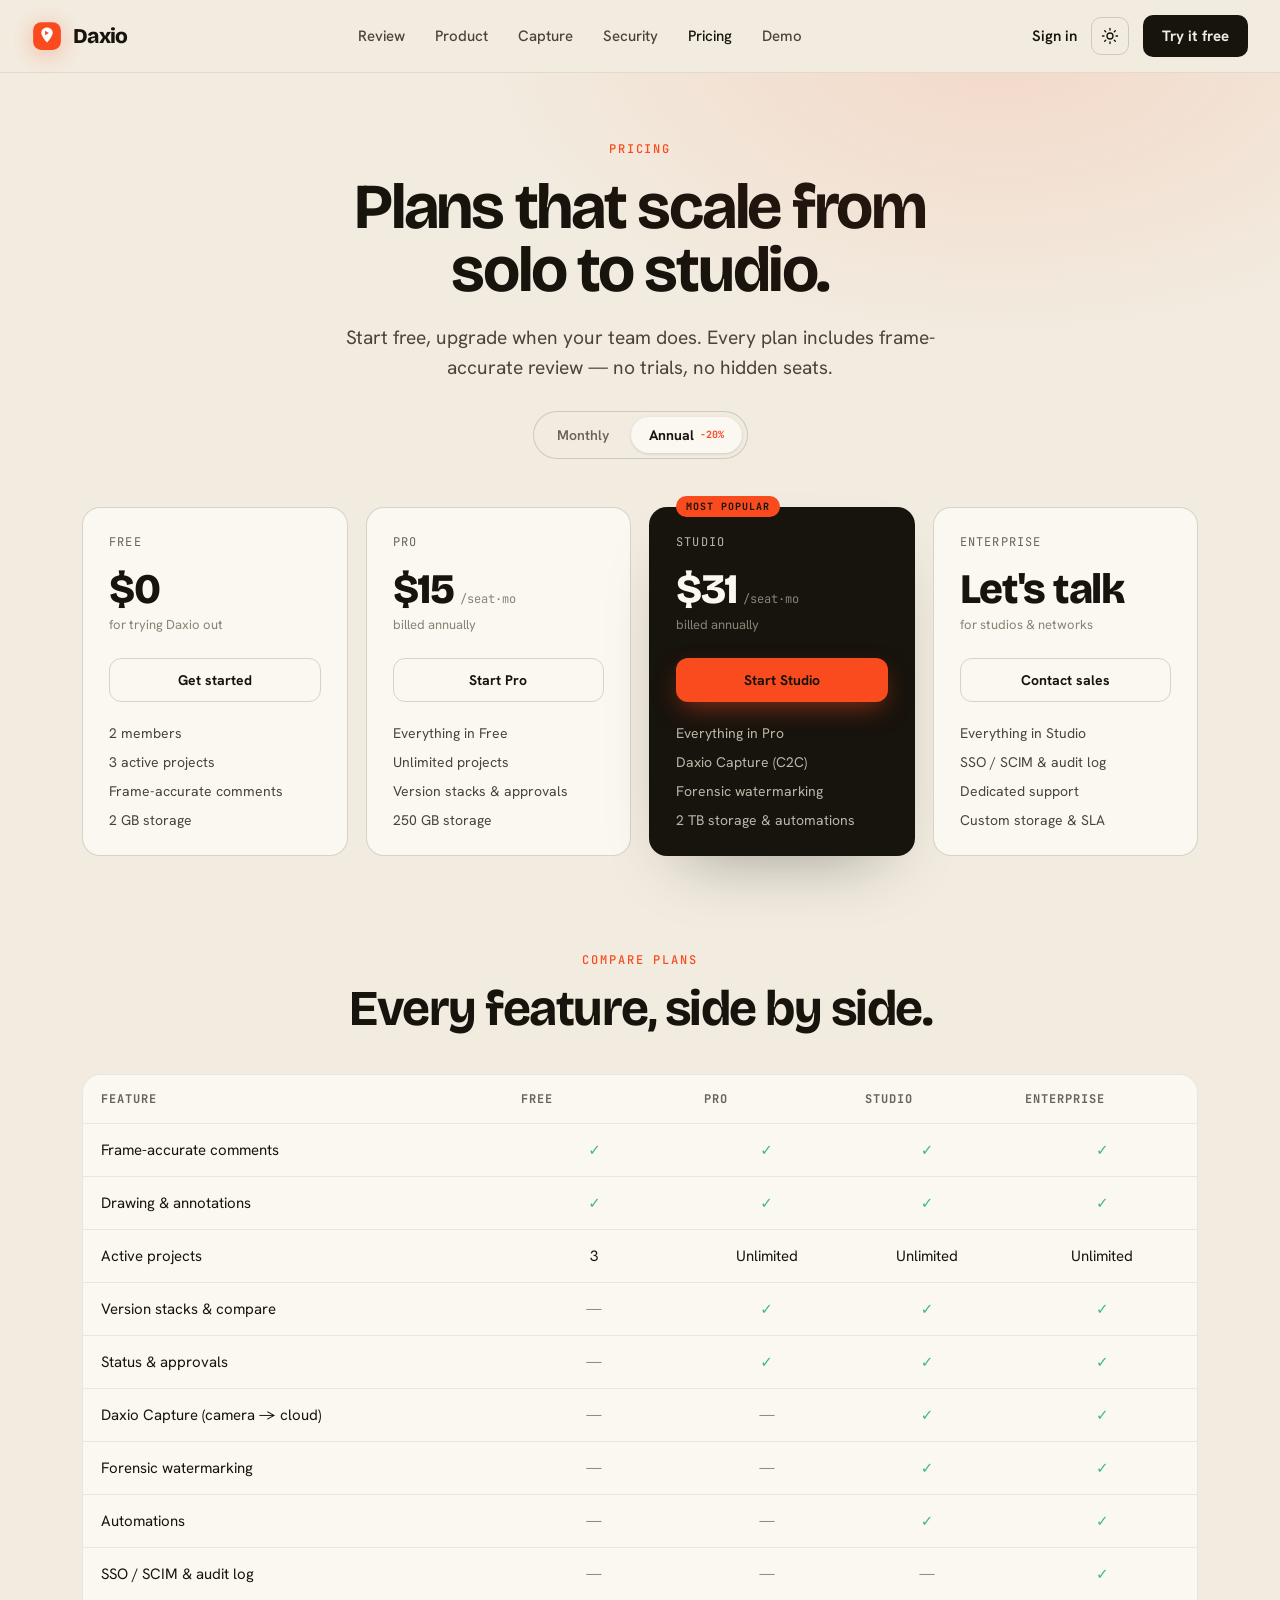
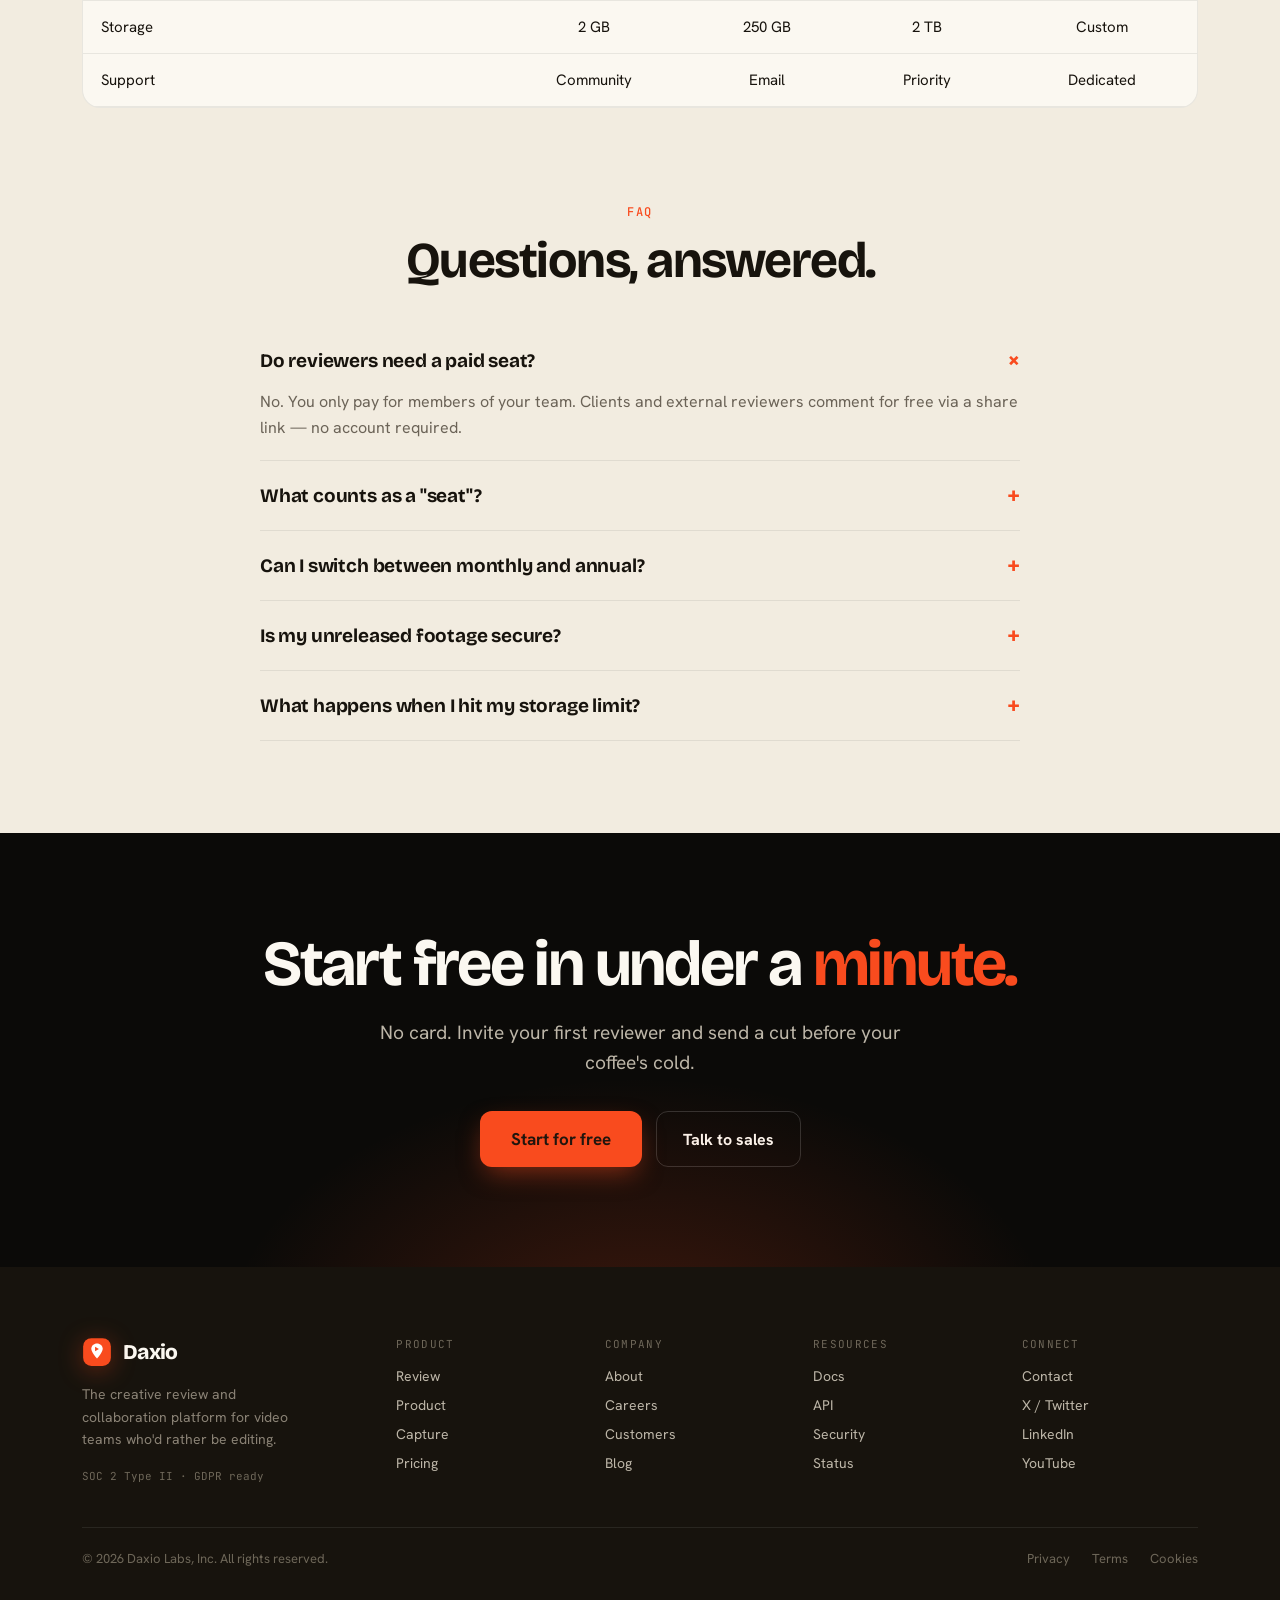
<file: pricing.html>
<!DOCTYPE html>
<html lang="en" data-theme="light">
<head>
<meta charset="utf-8" />
<meta name="viewport" content="width=device-width, initial-scale=1" />
<title>Pricing — Daxio</title>
<meta name="description" content="Daxio pricing — Free, Pro, Studio, and Enterprise plans for creative review. Frame-accurate comments, unlimited projects, approvals, and camera-to-cloud Capture. Save 20% billed annually." />
<link rel="canonical" href="https://vikasbanjare.github.io/-DAXIO-/pricing.html" />
<link rel="icon" href="favicon.svg" type="image/svg+xml" />
<meta name="theme-color" content="#F2ECE0" media="(prefers-color-scheme: light)" />
<meta name="theme-color" content="#100E0B" media="(prefers-color-scheme: dark)" />
<meta property="og:type" content="website" />
<meta property="og:site_name" content="Daxio" />
<meta property="og:url" content="https://vikasbanjare.github.io/-DAXIO-/pricing.html" />
<meta property="og:title" content="Pricing — Daxio" />
<meta property="og:description" content="Plans that scale from solo to studio. Free, Pro, Studio, and Enterprise — every plan includes frame-accurate review." />
<meta property="og:image" content="https://vikasbanjare.github.io/-DAXIO-/og-image.svg" />
<meta name="twitter:card" content="summary_large_image" />
<meta name="twitter:title" content="Pricing — Daxio" />
<meta name="twitter:description" content="Plans that scale from solo to studio." />
<meta name="twitter:image" content="https://vikasbanjare.github.io/-DAXIO-/og-image.svg" />
<link rel="preconnect" href="https://fonts.googleapis.com" />
<link rel="preconnect" href="https://fonts.gstatic.com" crossorigin />
<link href="https://fonts.googleapis.com/css2?family=Bricolage+Grotesque:opsz,wght@12..96,500;12..96,600;12..96,700;12..96,800&family=Hanken+Grotesk:wght@400;500;600;700&family=JetBrains+Mono:wght@400;500;700&display=swap" rel="stylesheet" />
<link rel="stylesheet" href="daxio.css" />
</head>
<body>

<!-- NAV -->
<header class="nav"><div class="nav-inner">
  <a href="index.html" class="brand"><svg class="logo" viewBox="0 0 40 40" width="30" height="30" aria-hidden="true"><rect x="1.5" y="1.5" width="37" height="37" rx="11" fill="#F94B1E"/><path d="M20 8.6c-4.2 0-7.6 3.2-7.6 7.1 0 5 7.6 13 7.6 13s7.6-8 7.6-13c0-3.9-3.4-7.1-7.6-7.1z" fill="#fff"/><path d="M17.4 13.1l5.2 3-5.2 3z" fill="#F94B1E"/></svg><span class="brand-name">Daxio</span></a>
  <nav class="nav-links" id="navLinks">
    <a href="index.html#review">Review</a>
    <a href="product.html">Product</a>
    <a href="index.html#capture">Capture</a>
    <a href="index.html#security">Security</a>
    <a href="pricing.html" class="active">Pricing</a>
    <a href="app.html">Demo</a>
  </nav>
  <div class="nav-right">
    <a href="app.html" class="signin">Sign in</a>
    <button class="theme-toggle" id="themeToggle" aria-label="Toggle theme">
      <svg class="sun" viewBox="0 0 24 24" fill="none" stroke="currentColor" stroke-width="1.8" stroke-linecap="round"><circle cx="12" cy="12" r="4"/><path d="M12 2v2M12 20v2M4.9 4.9l1.4 1.4M17.7 17.7l1.4 1.4M2 12h2M20 12h2M4.9 19.1l1.4-1.4M17.7 6.3l1.4-1.4"/></svg>
      <svg class="moon" viewBox="0 0 24 24" fill="none" stroke="currentColor" stroke-width="1.8" stroke-linecap="round" stroke-linejoin="round"><path d="M21 12.8A9 9 0 1 1 11.2 3a7 7 0 0 0 9.8 9.8z"/></svg>
    </button>
    <a href="app.html" class="btn btn-dark btn-sm">Try it free</a>
    <button class="hamburger" id="hamburger" aria-label="Menu">☰</button>
  </div>
</div></header>

<main id="main">
<!-- HERO -->
<section class="page-hero" id="plans"><div class="glow glow-hero"></div>
  <div class="wrap">
    <div class="eyebrow" style="justify-content:center;">Pricing</div>
    <h1 class="h1">Plans that scale from<br>solo to studio.</h1>
    <p class="lead">Start free, upgrade when your team does. Every plan includes frame-accurate review — no trials, no hidden seats.</p>
    <div class="bill-toggle" id="billing" style="margin:28px auto 0;"><button data-bill="monthly">Monthly</button><button data-bill="annual" class="on">Annual <span class="mono accent" style="font-size:10px;">−20%</span></button></div>
  </div>
</section>

<!-- PLANS -->
<section class="section" style="padding-top:8px;"><div class="wrap">
  <div class="price-grid">
    <div class="price"><div class="tier">Free</div><div class="amt">$0</div><div class="sub">for trying Daxio out</div><a href="app.html" class="btn btn-outline" style="margin-top:22px;justify-content:center;width:100%;font-size:14px;padding:12px;">Get started</a><ul><li>2 members</li><li>3 active projects</li><li>Frame-accurate comments</li><li>2 GB storage</li></ul></div>
    <div class="price"><div class="tier">Pro</div><div style="display:flex;align-items:baseline;gap:6px;margin:14px 0 2px;"><span class="amt" style="margin:0;" data-monthly="$19" data-annual="$15">$15</span><span class="per">/seat·mo</span></div><div class="sub" data-billnote>billed annually</div><a href="app.html" class="btn btn-outline" style="margin-top:22px;justify-content:center;width:100%;font-size:14px;padding:12px;">Start Pro</a><ul><li>Everything in Free</li><li>Unlimited projects</li><li>Version stacks &amp; approvals</li><li>250 GB storage</li></ul></div>
    <div class="price featured"><span class="badge">Most popular</span><div class="tier">Studio</div><div style="display:flex;align-items:baseline;gap:6px;margin:14px 0 2px;"><span class="amt" style="margin:0;" data-monthly="$39" data-annual="$31">$31</span><span class="per">/seat·mo</span></div><div class="sub" data-billnote>billed annually</div><a href="app.html" class="btn btn-primary" style="margin-top:22px;justify-content:center;width:100%;font-size:14px;padding:12px;">Start Studio</a><ul><li>Everything in Pro</li><li>Daxio Capture (C2C)</li><li>Forensic watermarking</li><li>2 TB storage &amp; automations</li></ul></div>
    <div class="price"><div class="tier">Enterprise</div><div class="amt">Let's talk</div><div class="sub">for studios &amp; networks</div><a href="mailto:sales@daxio.app" class="btn btn-outline" style="margin-top:22px;justify-content:center;width:100%;font-size:14px;padding:12px;">Contact sales</a><ul><li>Everything in Studio</li><li>SSO / SCIM &amp; audit log</li><li>Dedicated support</li><li>Custom storage &amp; SLA</li></ul></div>
  </div>
</div></section>

<!-- COMPARISON -->
<section class="section" style="padding-top:0;"><div class="wrap">
  <div class="center" style="margin-bottom:40px;"><div class="eyebrow" style="justify-content:center;">Compare plans</div><h2 class="h2" style="margin-top:14px;">Every feature, side by side.</h2></div>
  <div style="overflow-x:auto;border:1px solid var(--line);border-radius:18px;background:var(--surface);">
    <table class="cmp">
      <thead><tr><th>Feature</th><th class="c">Free</th><th class="c">Pro</th><th class="c">Studio</th><th class="c">Enterprise</th></tr></thead>
      <tbody>
        <tr><td>Frame-accurate comments</td><td class="c yes">✓</td><td class="c yes">✓</td><td class="c yes">✓</td><td class="c yes">✓</td></tr>
        <tr><td>Drawing &amp; annotations</td><td class="c yes">✓</td><td class="c yes">✓</td><td class="c yes">✓</td><td class="c yes">✓</td></tr>
        <tr><td>Active projects</td><td class="c">3</td><td class="c">Unlimited</td><td class="c">Unlimited</td><td class="c">Unlimited</td></tr>
        <tr><td>Version stacks &amp; compare</td><td class="c no">—</td><td class="c yes">✓</td><td class="c yes">✓</td><td class="c yes">✓</td></tr>
        <tr><td>Status &amp; approvals</td><td class="c no">—</td><td class="c yes">✓</td><td class="c yes">✓</td><td class="c yes">✓</td></tr>
        <tr><td>Daxio Capture (camera → cloud)</td><td class="c no">—</td><td class="c no">—</td><td class="c yes">✓</td><td class="c yes">✓</td></tr>
        <tr><td>Forensic watermarking</td><td class="c no">—</td><td class="c no">—</td><td class="c yes">✓</td><td class="c yes">✓</td></tr>
        <tr><td>Automations</td><td class="c no">—</td><td class="c no">—</td><td class="c yes">✓</td><td class="c yes">✓</td></tr>
        <tr><td>SSO / SCIM &amp; audit log</td><td class="c no">—</td><td class="c no">—</td><td class="c no">—</td><td class="c yes">✓</td></tr>
        <tr><td>Storage</td><td class="c">2 GB</td><td class="c">250 GB</td><td class="c">2 TB</td><td class="c">Custom</td></tr>
        <tr><td>Support</td><td class="c">Community</td><td class="c">Email</td><td class="c">Priority</td><td class="c">Dedicated</td></tr>
      </tbody>
    </table>
  </div>
</div></section>

<!-- FAQ -->
<section class="section" style="padding-top:0;"><div class="wrap">
  <div class="center" style="margin-bottom:40px;"><div class="eyebrow" style="justify-content:center;">FAQ</div><h2 class="h2" style="margin-top:14px;">Questions, answered.</h2></div>
  <div class="faq">
    <details open><summary>Do reviewers need a paid seat?</summary><p>No. You only pay for members of your team. Clients and external reviewers comment for free via a share link — no account required.</p></details>
    <details><summary>What counts as a "seat"?</summary><p>A seat is one teammate inside your workspace who can create projects and manage reviews. External reviewers are always free and unlimited.</p></details>
    <details><summary>Can I switch between monthly and annual?</summary><p>Anytime. Annual saves 20%. If you switch to monthly mid-term, the change applies at your next renewal.</p></details>
    <details><summary>Is my unreleased footage secure?</summary><p>Yes — SOC 2 Type II infrastructure, granular access, and forensic, session-level watermarking on Studio and above.</p></details>
    <details><summary>What happens when I hit my storage limit?</summary><p>Nothing breaks. You can archive finished projects or upgrade; we'll never delete your work or block playback without warning.</p></details>
  </div>
</div></section>

<!-- CTA -->
<section class="section section--contrast" style="padding:100px 0;"><div class="glow glow-b"></div>
  <div class="wrap center" style="max-width:820px;">
    <h2 class="h1" style="font-size:clamp(36px,5vw,64px);">Start free in under a <span class="accent">minute.</span></h2>
    <p class="lead" style="margin:22px auto 0;max-width:48ch;">No card. Invite your first reviewer and send a cut before your coffee's cold.</p>
    <div style="display:flex;flex-wrap:wrap;justify-content:center;gap:14px;margin-top:34px;">
      <a href="app.html" class="btn btn-primary" style="font-size:17px;padding:16px 30px;">Start for free</a>
      <a href="mailto:sales@daxio.app" class="btn btn-outline" style="color:var(--cream);border-color:rgba(255,255,255,0.16);">Talk to sales</a>
    </div>
  </div>
</section>

</main>
<!-- FOOTER -->
<footer class="footer"><div class="wrap">
  <div class="footer-grid">
    <div>
      <a href="index.html" class="brand"><svg class="logo" viewBox="0 0 40 40" width="30" height="30" aria-hidden="true"><rect x="1.5" y="1.5" width="37" height="37" rx="11" fill="#F94B1E"/><path d="M20 8.6c-4.2 0-7.6 3.2-7.6 7.1 0 5 7.6 13 7.6 13s7.6-8 7.6-13c0-3.9-3.4-7.1-7.6-7.1z" fill="#fff"/><path d="M17.4 13.1l5.2 3-5.2 3z" fill="#F94B1E"/></svg><span class="brand-name">Daxio</span></a>
      <p style="font-size:14px;line-height:1.6;color:#8A8275;max-width:30ch;margin:0 0 18px;">The creative review and collaboration platform for video teams who'd rather be editing.</p>
      <div class="mono" style="font-size:11px;color:#6E6759;">SOC 2 Type II · GDPR ready</div>
    </div>
    <div class="col"><div class="col-h">Product</div><a href="index.html#review">Review</a><a href="product.html">Product</a><a href="index.html#capture">Capture</a><a href="pricing.html">Pricing</a></div>
    <div class="col"><div class="col-h">Company</div><a href="#">About</a><a href="#">Careers</a><a href="#">Customers</a><a href="#">Blog</a></div>
    <div class="col"><div class="col-h">Resources</div><a href="#">Docs</a><a href="#">API</a><a href="index.html#security">Security</a><a href="#">Status</a></div>
    <div class="col"><div class="col-h">Connect</div><a href="mailto:hello@daxio.app">Contact</a><a href="#">X / Twitter</a><a href="#">LinkedIn</a><a href="#">YouTube</a></div>
  </div>
  <div class="footer-bottom"><span>© 2026 Daxio Labs, Inc. All rights reserved.</span><div><a href="#">Privacy</a><a href="#">Terms</a><a href="#">Cookies</a></div></div>
</div></footer>

<script src="daxio.js"></script>
</body>
</html>
</file>
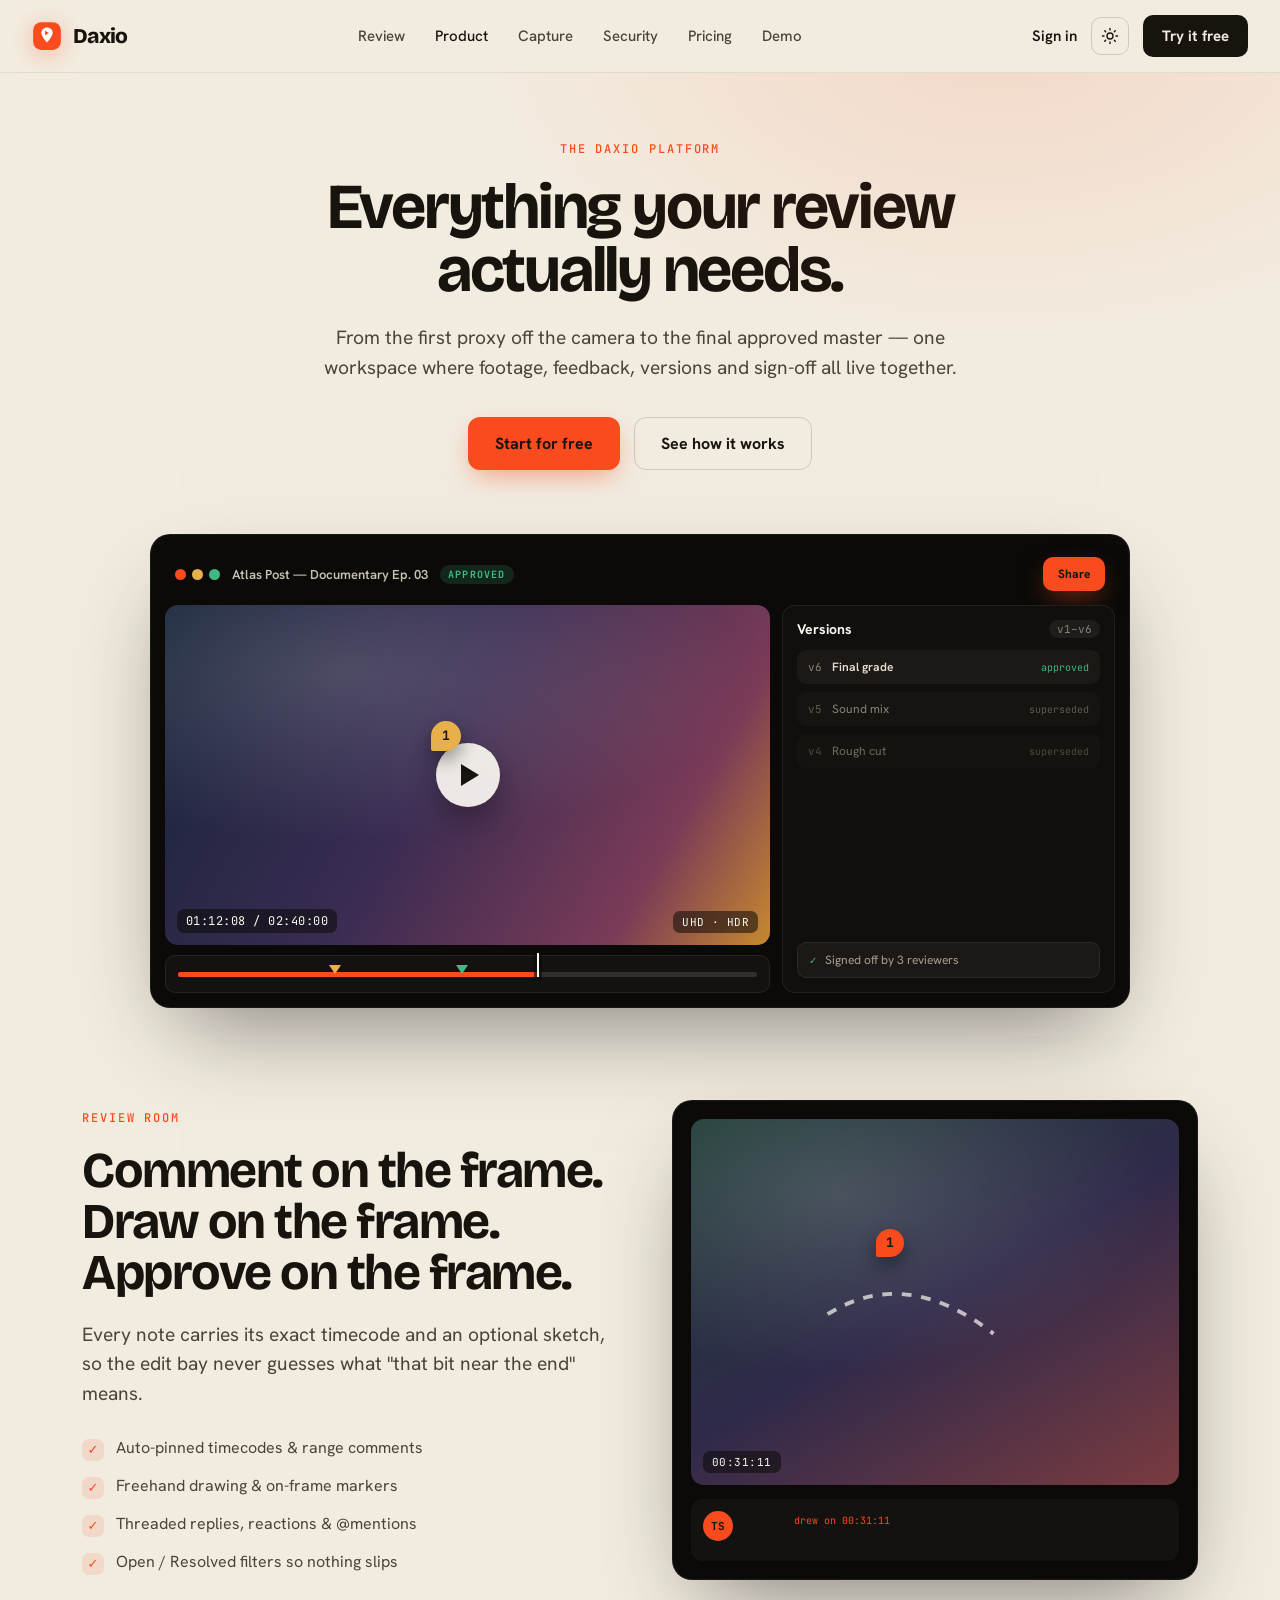
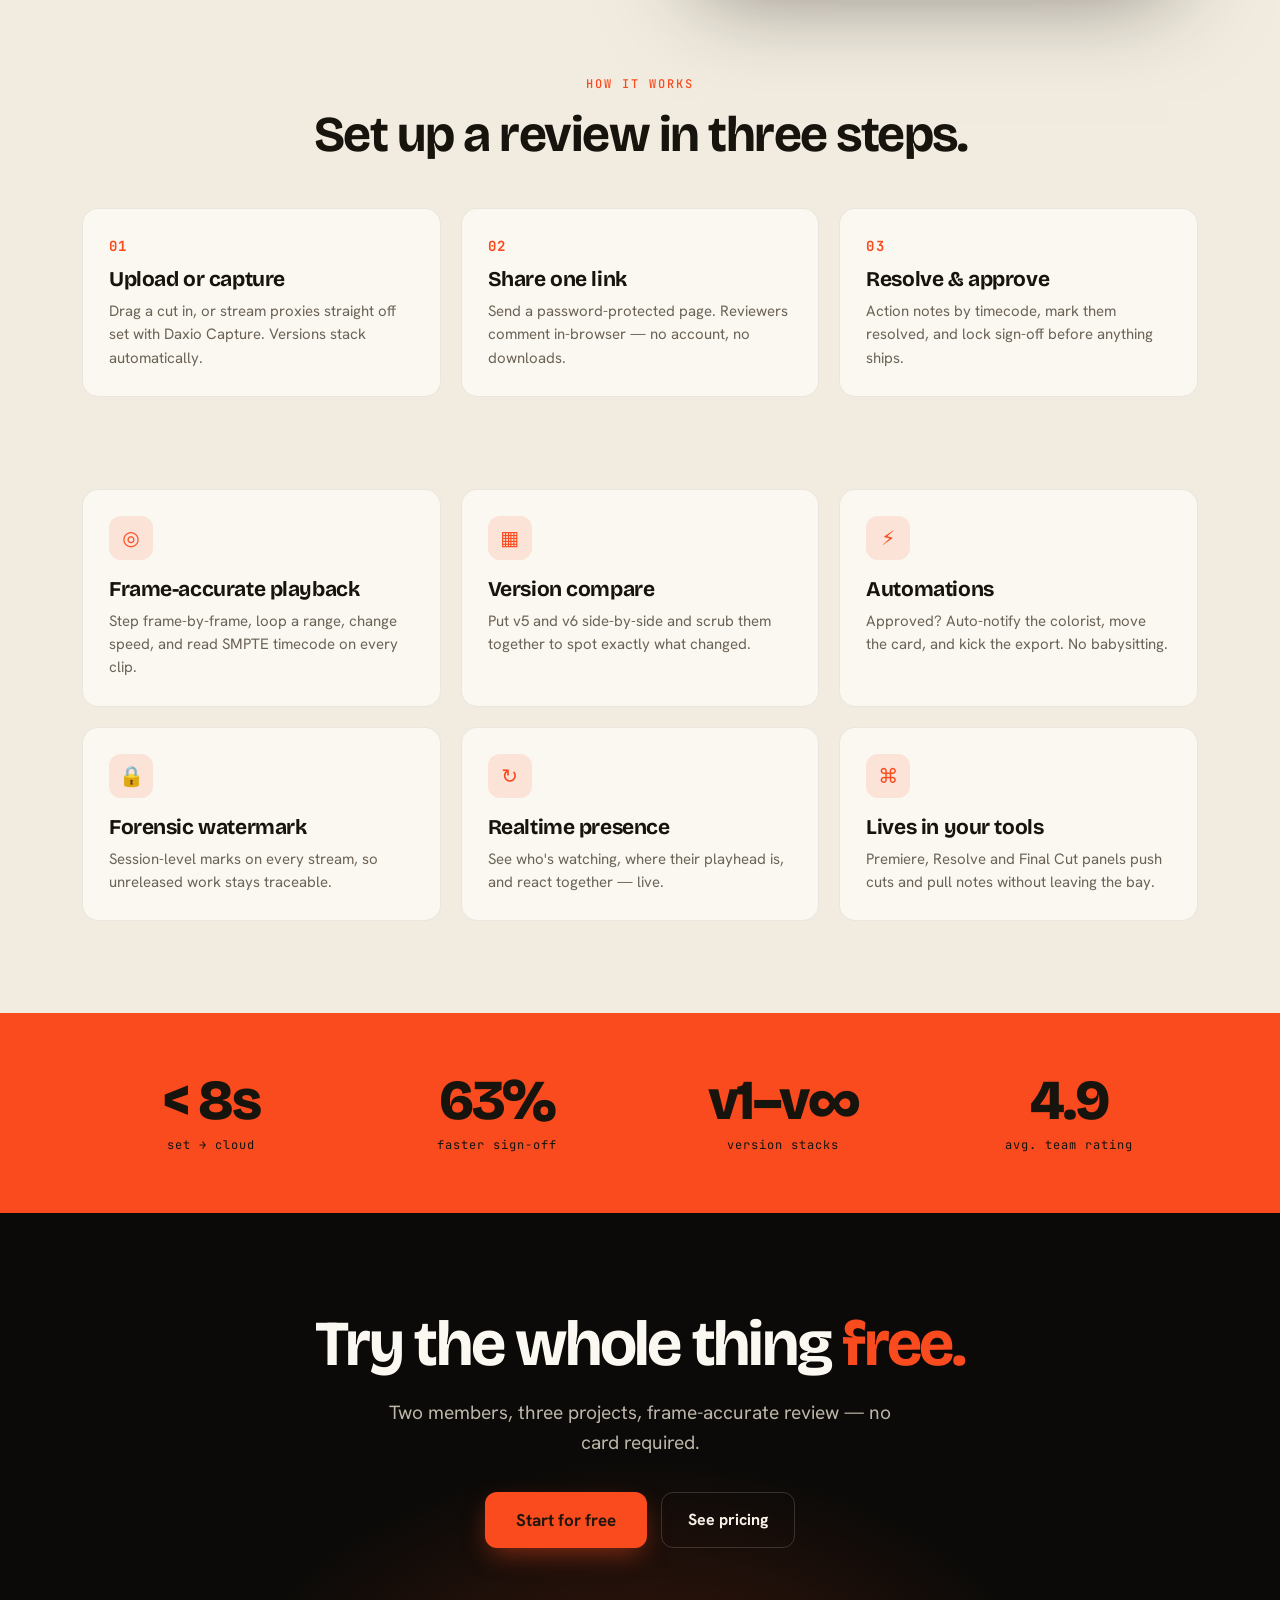
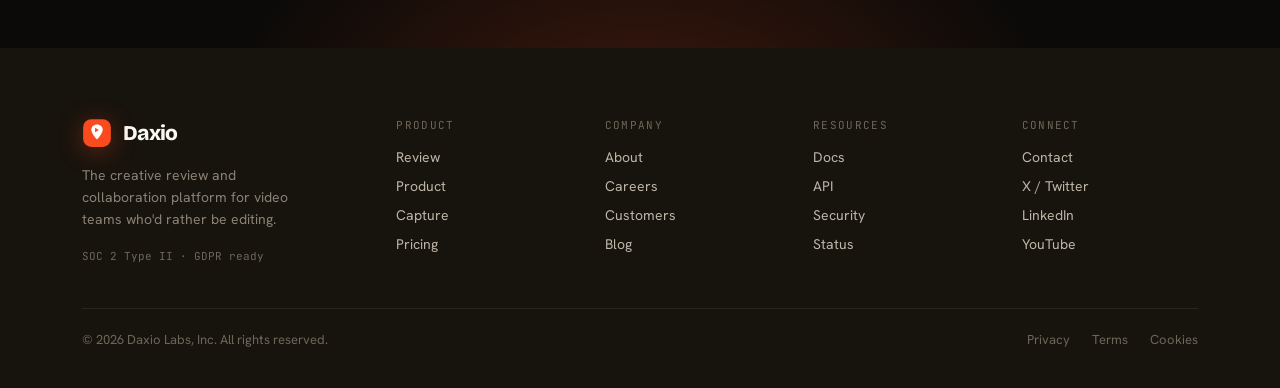
<file: product.html>
<!DOCTYPE html>
<html lang="en" data-theme="light">
<head>
<meta charset="utf-8" />
<meta name="viewport" content="width=device-width, initial-scale=1" />
<title>Product — Daxio</title>
<meta name="description" content="See how Daxio works: frame-accurate review, version stacks and approvals, drawings and ranges, and camera-to-cloud Capture — a complete creative-review workflow for video teams." />
<link rel="canonical" href="https://vikasbanjare.github.io/-DAXIO-/product.html" />
<link rel="icon" href="favicon.svg" type="image/svg+xml" />
<meta name="theme-color" content="#F2ECE0" media="(prefers-color-scheme: light)" />
<meta name="theme-color" content="#100E0B" media="(prefers-color-scheme: dark)" />
<meta property="og:type" content="website" />
<meta property="og:site_name" content="Daxio" />
<meta property="og:url" content="https://vikasbanjare.github.io/-DAXIO-/product.html" />
<meta property="og:title" content="Product — Daxio" />
<meta property="og:description" content="Frame-accurate review, version stacks, approvals, and camera-to-cloud Capture — the complete creative-review workflow." />
<meta property="og:image" content="https://vikasbanjare.github.io/-DAXIO-/og-image.svg" />
<meta name="twitter:card" content="summary_large_image" />
<meta name="twitter:title" content="Product — Daxio" />
<meta name="twitter:description" content="The complete creative-review workflow for video teams." />
<meta name="twitter:image" content="https://vikasbanjare.github.io/-DAXIO-/og-image.svg" />
<link rel="preconnect" href="https://fonts.googleapis.com" />
<link rel="preconnect" href="https://fonts.gstatic.com" crossorigin />
<link href="https://fonts.googleapis.com/css2?family=Bricolage+Grotesque:opsz,wght@12..96,500;12..96,600;12..96,700;12..96,800&family=Hanken+Grotesk:wght@400;500;600;700&family=JetBrains+Mono:wght@400;500;700&display=swap" rel="stylesheet" />
<link rel="stylesheet" href="daxio.css" />
</head>
<body>

<!-- NAV -->
<header class="nav"><div class="nav-inner">
  <a href="index.html" class="brand"><svg class="logo" viewBox="0 0 40 40" width="30" height="30" aria-hidden="true"><rect x="1.5" y="1.5" width="37" height="37" rx="11" fill="#F94B1E"/><path d="M20 8.6c-4.2 0-7.6 3.2-7.6 7.1 0 5 7.6 13 7.6 13s7.6-8 7.6-13c0-3.9-3.4-7.1-7.6-7.1z" fill="#fff"/><path d="M17.4 13.1l5.2 3-5.2 3z" fill="#F94B1E"/></svg><span class="brand-name">Daxio</span></a>
  <nav class="nav-links" id="navLinks">
    <a href="index.html#review">Review</a>
    <a href="product.html" class="active">Product</a>
    <a href="index.html#capture">Capture</a>
    <a href="index.html#security">Security</a>
    <a href="pricing.html">Pricing</a>
    <a href="app.html">Demo</a>
  </nav>
  <div class="nav-right">
    <a href="app.html" class="signin">Sign in</a>
    <button class="theme-toggle" id="themeToggle" aria-label="Toggle theme">
      <svg class="sun" viewBox="0 0 24 24" fill="none" stroke="currentColor" stroke-width="1.8" stroke-linecap="round"><circle cx="12" cy="12" r="4"/><path d="M12 2v2M12 20v2M4.9 4.9l1.4 1.4M17.7 17.7l1.4 1.4M2 12h2M20 12h2M4.9 19.1l1.4-1.4M17.7 6.3l1.4-1.4"/></svg>
      <svg class="moon" viewBox="0 0 24 24" fill="none" stroke="currentColor" stroke-width="1.8" stroke-linecap="round" stroke-linejoin="round"><path d="M21 12.8A9 9 0 1 1 11.2 3a7 7 0 0 0 9.8 9.8z"/></svg>
    </button>
    <a href="app.html" class="btn btn-dark btn-sm">Try it free</a>
    <button class="hamburger" id="hamburger" aria-label="Menu">☰</button>
  </div>
</div></header>

<main id="main">
<!-- PAGE HERO -->
<section class="page-hero"><div class="glow glow-hero"></div>
  <div class="wrap">
    <div class="eyebrow" style="justify-content:center;">The Daxio platform</div>
    <h1 class="h1">Everything your review<br>actually needs.</h1>
    <p class="lead">From the first proxy off the camera to the final approved master — one workspace where footage, feedback, versions and sign-off all live together.</p>
    <div class="hero-cta" style="justify-content:center;">
      <a href="app.html" class="btn btn-primary">Start for free</a>
      <a href="#how" class="btn btn-outline">See how it works</a>
    </div>
  </div>
</section>

<!-- BIG SHOWCASE -->
<section class="section" style="padding-top:24px;"><div class="wrap" data-tilt>
  <div class="device" style="max-width:980px;margin:0 auto;">
    <div class="device-bar">
      <div style="display:flex;align-items:center;gap:12px;min-width:0;">
        <div class="dots"><span style="background:#F94B1E"></span><span style="background:#E8B04B"></span><span style="background:#3FB984"></span></div>
        <span class="proj">Atlas Post — Documentary Ep. 03</span>
        <span class="chip-rev" style="color:#3FB984;background:rgba(63,185,132,0.16);">Approved</span>
      </div>
      <button class="btn btn-primary btn-sm" style="padding:8px 14px;font-size:12px;">Share</button>
    </div>
    <div style="display:flex;gap:12px;align-items:stretch;">
      <div style="flex:2 1 0;min-width:0;display:flex;flex-direction:column;gap:10px;">
        <div class="screen" style="background:linear-gradient(120deg,#16243a 0%,#3a2c52 45%,#7a3b57 80%,#c7892f 100%);">
          <div class="sheen"></div><div class="bigplay"><span></span></div>
          <div class="pin" style="top:34%;left:44%;background:#E8B04B;">1</div>
          <div class="tc" style="bottom:12px;left:12px;">01:12:08 / 02:40:00</div>
          <div class="tc" style="bottom:12px;right:12px;font-size:11px;">UHD · HDR</div>
        </div>
        <div style="position:relative;height:38px;background:#141210;border:1px solid var(--dev-line);border-radius:10px;padding:0 12px;display:flex;align-items:center;">
          <div style="position:relative;width:100%;height:5px;background:rgba(255,255,255,0.12);border-radius:999px;">
            <div style="position:absolute;left:0;top:0;height:5px;width:62%;background:#F94B1E;border-radius:999px;"></div>
            <span style="position:absolute;top:-19px;width:2px;height:24px;background:#FBF8F1;left:62%;box-shadow:0 0 0 3px rgba(11,10,8,0.6);"></span>
            <span style="position:absolute;top:-7px;left:26%;border-left:6px solid transparent;border-right:6px solid transparent;border-top:9px solid #E8B04B;"></span>
            <span style="position:absolute;top:-7px;left:48%;border-left:6px solid transparent;border-right:6px solid transparent;border-top:9px solid #3FB984;"></span>
          </div>
        </div>
      </div>
      <div style="flex:1 1 0;min-width:220px;background:#110F0D;border:1px solid var(--dev-line);border-radius:13px;padding:14px;display:flex;flex-direction:column;gap:12px;">
        <div style="display:flex;align-items:center;justify-content:space-between;"><span style="color:#FBF8F1;font-weight:700;font-size:14px;">Versions</span><span class="mono" style="font-size:11px;color:#8A8275;background:rgba(255,255,255,0.06);padding:2px 8px;border-radius:999px;">v1–v6</span></div>
        <div style="display:flex;flex-direction:column;gap:8px;">
          <div style="display:flex;align-items:center;gap:10px;background:#1B1815;border-radius:9px;padding:9px 11px;"><span class="mono" style="font-size:11px;color:#8A8275;">v6</span><span style="font-size:12px;color:#E7E1D4;font-weight:600;">Final grade</span><span class="mono" style="margin-left:auto;font-size:10px;color:#3FB984;">approved</span></div>
          <div style="display:flex;align-items:center;gap:10px;background:#1B1815;border-radius:9px;padding:9px 11px;opacity:.65;"><span class="mono" style="font-size:11px;color:#8A8275;">v5</span><span style="font-size:12px;color:#C9C2B4;">Sound mix</span><span class="mono" style="margin-left:auto;font-size:10px;color:#8A8275;">superseded</span></div>
          <div style="display:flex;align-items:center;gap:10px;background:#1B1815;border-radius:9px;padding:9px 11px;opacity:.5;"><span class="mono" style="font-size:11px;color:#8A8275;">v4</span><span style="font-size:12px;color:#C9C2B4;">Rough cut</span><span class="mono" style="margin-left:auto;font-size:10px;color:#8A8275;">superseded</span></div>
        </div>
        <div style="margin-top:auto;display:flex;align-items:center;gap:8px;background:#1B1815;border:1px solid var(--dev-line);border-radius:9px;padding:9px 11px;"><span class="mono" style="font-size:10px;color:#3FB984;">✓</span><span style="color:#A9A293;font-size:12px;">Signed off by 3 reviewers</span></div>
      </div>
    </div>
  </div>
</div></section>

<!-- FEATURE SPLITS -->
<section class="section" style="padding-top:0;"><div class="wrap"><div class="split">
  <div>
    <div class="eyebrow">Review room</div>
    <h2 class="h2" style="margin-top:18px;">Comment on the frame. Draw on the frame. Approve on the frame.</h2>
    <p class="lead">Every note carries its exact timecode and an optional sketch, so the edit bay never guesses what "that bit near the end" means.</p>
    <ul class="checks">
      <li><span class="ck">✓</span><span>Auto-pinned timecodes &amp; range comments</span></li>
      <li><span class="ck">✓</span><span>Freehand drawing &amp; on-frame markers</span></li>
      <li><span class="ck">✓</span><span>Threaded replies, reactions &amp; @mentions</span></li>
      <li><span class="ck">✓</span><span>Open / Resolved filters so nothing slips</span></li>
    </ul>
  </div>
  <div class="tilt-zone order-1" data-tilt>
    <div class="device" style="padding:18px;">
      <div class="screen" style="aspect-ratio:4/3;background:linear-gradient(150deg,#1d3a34 0%,#2f2a4a 50%,#7a3b40 100%);">
        <div class="sheen"></div>
        <div class="pin" style="top:30%;left:38%;width:28px;height:28px;background:#F94B1E;">1</div>
        <svg viewBox="0 0 100 75" preserveAspectRatio="none" style="position:absolute;inset:0;width:100%;height:100%;pointer-events:none;"><path d="M28 40 q16 -10 34 4" fill="none" stroke="#FBF8F1" stroke-width="0.8" stroke-dasharray="2 2" opacity="0.7"/></svg>
        <div class="tc" style="bottom:12px;left:12px;font-size:11px;">00:31:11</div>
      </div>
      <div style="margin-top:14px;display:flex;gap:10px;align-items:flex-start;background:#141210;border-radius:11px;padding:12px;">
        <span class="av" style="flex:none;width:30px;height:30px;background:#F94B1E;color:#17130D;font-size:11px;">TS</span>
        <div style="line-height:1.45"><div style="display:flex;gap:8px;align-items:baseline;"><span class="nm" style="font-size:13px;">Theo S.</span><span class="mono" style="font-size:10px;color:#F94B1E;">drew on 00:31:11</span></div><div class="tx" style="font-size:13px;">Lose the lens flare here — distracting on the logo.</div></div>
      </div>
    </div>
  </div>
</div></div></section>

<!-- HOW IT WORKS -->
<section class="section" id="how" style="padding-top:0;"><div class="wrap">
  <div class="center" style="max-width:680px;margin:0 auto 48px;">
    <div class="eyebrow" style="justify-content:center;">How it works</div>
    <h2 class="h2" style="margin-top:16px;">Set up a review in three steps.</h2>
  </div>
  <div class="steps">
    <div class="step"><h3 class="h3">Upload or capture</h3><p>Drag a cut in, or stream proxies straight off set with Daxio Capture. Versions stack automatically.</p></div>
    <div class="step"><h3 class="h3">Share one link</h3><p>Send a password-protected page. Reviewers comment in-browser — no account, no downloads.</p></div>
    <div class="step"><h3 class="h3">Resolve &amp; approve</h3><p>Action notes by timecode, mark them resolved, and lock sign-off before anything ships.</p></div>
  </div>
</div></section>

<!-- FEATURE GRID -->
<section class="section" style="padding-top:0;"><div class="wrap">
  <div class="grid-3">
    <div class="card"><div class="ico" aria-hidden="true">◎</div><h3 class="h3">Frame-accurate playback</h3><p>Step frame-by-frame, loop a range, change speed, and read SMPTE timecode on every clip.</p></div>
    <div class="card"><div class="ico" aria-hidden="true">▦</div><h3 class="h3">Version compare</h3><p>Put v5 and v6 side-by-side and scrub them together to spot exactly what changed.</p></div>
    <div class="card"><div class="ico" aria-hidden="true">⚡</div><h3 class="h3">Automations</h3><p>Approved? Auto-notify the colorist, move the card, and kick the export. No babysitting.</p></div>
    <div class="card"><div class="ico" aria-hidden="true">🔒</div><h3 class="h3">Forensic watermark</h3><p>Session-level marks on every stream, so unreleased work stays traceable.</p></div>
    <div class="card"><div class="ico" aria-hidden="true">↻</div><h3 class="h3">Realtime presence</h3><p>See who's watching, where their playhead is, and react together — live.</p></div>
    <div class="card"><div class="ico" aria-hidden="true">⌘</div><h3 class="h3">Lives in your tools</h3><p>Premiere, Resolve and Final Cut panels push cuts and pull notes without leaving the bay.</p></div>
  </div>
</div></section>

<!-- STATS -->
<section class="section-sm section--accent"><div class="wrap"><div class="stats">
  <div><div class="n">&lt; 8s</div><div class="l">set → cloud</div></div>
  <div><div class="n">63%</div><div class="l">faster sign-off</div></div>
  <div><div class="n">v1–v∞</div><div class="l">version stacks</div></div>
  <div><div class="n">4.9</div><div class="l">avg. team rating</div></div>
</div></div></section>

<!-- CTA -->
<section class="section section--contrast" style="padding:100px 0;"><div class="glow glow-b"></div>
  <div class="wrap center" style="max-width:820px;">
    <h2 class="h1" style="font-size:clamp(36px,5vw,64px);">Try the whole thing <span class="accent">free.</span></h2>
    <p class="lead" style="margin:22px auto 0;max-width:48ch;">Two members, three projects, frame-accurate review — no card required.</p>
    <div style="display:flex;flex-wrap:wrap;justify-content:center;gap:14px;margin-top:34px;">
      <a href="app.html" class="btn btn-primary" style="font-size:17px;padding:16px 30px;">Start for free</a>
      <a href="pricing.html" class="btn btn-outline" style="color:var(--cream);border-color:rgba(255,255,255,0.16);">See pricing</a>
    </div>
  </div>
</section>

</main>
<!-- FOOTER -->
<footer class="footer"><div class="wrap">
  <div class="footer-grid">
    <div>
      <a href="index.html" class="brand"><svg class="logo" viewBox="0 0 40 40" width="30" height="30" aria-hidden="true"><rect x="1.5" y="1.5" width="37" height="37" rx="11" fill="#F94B1E"/><path d="M20 8.6c-4.2 0-7.6 3.2-7.6 7.1 0 5 7.6 13 7.6 13s7.6-8 7.6-13c0-3.9-3.4-7.1-7.6-7.1z" fill="#fff"/><path d="M17.4 13.1l5.2 3-5.2 3z" fill="#F94B1E"/></svg><span class="brand-name">Daxio</span></a>
      <p style="font-size:14px;line-height:1.6;color:#8A8275;max-width:30ch;margin:0 0 18px;">The creative review and collaboration platform for video teams who'd rather be editing.</p>
      <div class="mono" style="font-size:11px;color:#6E6759;">SOC 2 Type II · GDPR ready</div>
    </div>
    <div class="col"><div class="col-h">Product</div><a href="index.html#review">Review</a><a href="product.html">Product</a><a href="index.html#capture">Capture</a><a href="pricing.html">Pricing</a></div>
    <div class="col"><div class="col-h">Company</div><a href="#">About</a><a href="#">Careers</a><a href="#">Customers</a><a href="#">Blog</a></div>
    <div class="col"><div class="col-h">Resources</div><a href="#">Docs</a><a href="#">API</a><a href="index.html#security">Security</a><a href="#">Status</a></div>
    <div class="col"><div class="col-h">Connect</div><a href="mailto:hello@daxio.app">Contact</a><a href="#">X / Twitter</a><a href="#">LinkedIn</a><a href="#">YouTube</a></div>
  </div>
  <div class="footer-bottom"><span>© 2026 Daxio Labs, Inc. All rights reserved.</span><div><a href="#">Privacy</a><a href="#">Terms</a><a href="#">Cookies</a></div></div>
</div></footer>

<script src="daxio.js"></script>
</body>
</html>
</file>
<file: daxio.css>
/* ============================================================
   Daxio — design system (light + dark). Fonts: Bricolage Grotesque,
   Hanken Grotesk, JetBrains Mono.
   ============================================================ */
/* keyboard focus — visible outline for a11y (no focus styles existed before) */
a:focus-visible,button:focus-visible,input:focus-visible,select:focus-visible,textarea:focus-visible,[tabindex]:focus-visible{
  outline:2px solid var(--accent);outline-offset:2px;border-radius:4px;
}
:root,[data-theme="light"]{
  --bg:#F2ECE0; --surface:#FBF8F1; --surface-2:#F2ECE0; --surface-3:#EBE4D6;
  --ink:#17130D; --ink-2:#4A4438; --ink-3:#6B6357; --muted:#8A8275;
  --line:rgba(23,19,13,0.08); --line-2:rgba(23,19,13,0.16);
  --accent:#F94B1E; --accent-ink:#17130D; --accent-soft:rgba(249,75,30,0.12);
  --nav-bg:rgba(242,236,224,0.82);
  --shadow:0 30px 70px -34px rgba(11,10,8,0.40);
  --shadow-lg:0 40px 90px -30px rgba(11,10,8,0.50);
}
[data-theme="dark"]{
  --bg:#100E0B; --surface:#1A1713; --surface-2:#15120F; --surface-3:#221E18;
  --ink:#F4EFE6; --ink-2:#C2BBAD; --ink-3:#A9A293; --muted:#857E70;
  --line:rgba(255,255,255,0.09); --line-2:rgba(255,255,255,0.16);
  --accent:#FB6038; --accent-ink:#17130D; --accent-soft:rgba(251,96,56,0.18);
  --nav-bg:rgba(16,14,11,0.80);
  --shadow:0 30px 70px -34px rgba(0,0,0,0.6);
  --shadow-lg:0 40px 90px -30px rgba(0,0,0,0.7);
}
/* companion + fixed colors (both themes) */
:root{ --green:#3FB984; --amber:#E8B04B; --purple:#6B5BFF; --cream:#FBF8F1;
  --dev:#0B0A08; --dev-2:#141210; --dev-3:#110F0D; --dev-line:rgba(255,255,255,0.07);
  --contrast:#17130D; --contrast-2:#0B0A08;
  --f-display:'Bricolage Grotesque',sans-serif; --f-body:'Hanken Grotesk',system-ui,sans-serif; --f-mono:'JetBrains Mono',monospace; }

*,*::before,*::after{box-sizing:border-box;}
html{scroll-behavior:smooth;}
body{margin:0;background:var(--bg);color:var(--ink);font-family:var(--f-body);
  -webkit-font-smoothing:antialiased;text-rendering:optimizeLegibility;transition:background .3s ease,color .3s ease;}
::selection{background:var(--accent);color:var(--cream);}
a{color:inherit;}
img{max-width:100%;display:block;}

.wrap{max-width:1180px;margin:0 auto;padding:0 32px;}
.eyebrow{font-family:var(--f-mono);font-size:12px;font-weight:500;letter-spacing:.16em;text-transform:uppercase;color:var(--accent);display:inline-flex;align-items:center;gap:9px;}
.eyebrow .dot{width:7px;height:7px;border-radius:50%;background:var(--accent);animation:cuePulse 2.2s ease-in-out infinite;}
.h1{font-family:var(--f-display);font-weight:700;font-size:clamp(44px,6.4vw,88px);line-height:.98;letter-spacing:-0.035em;margin:0;}
.h2{font-family:var(--f-display);font-weight:700;font-size:clamp(32px,4vw,50px);line-height:1.02;letter-spacing:-0.03em;margin:0;}
.h3{font-family:var(--f-display);font-weight:700;font-size:21px;letter-spacing:-0.02em;margin:0;}
.lead{font-size:clamp(17px,1.5vw,21px);line-height:1.55;color:var(--ink-2);}
.accent{color:var(--accent);}
.mono{font-family:var(--f-mono);}
.muted{color:var(--muted);}
.center{text-align:center;}

/* buttons */
.btn{display:inline-flex;align-items:center;gap:9px;text-decoration:none;font-weight:700;font-size:16px;
  padding:15px 26px;border-radius:12px;border:1.5px solid transparent;cursor:pointer;transition:.18s ease;font-family:inherit;}
.btn-sm{padding:10px 18px;font-size:15px;border-radius:10px;}
.btn-primary{background:var(--accent);color:var(--accent-ink);box-shadow:0 10px 26px -6px rgba(249,75,30,0.5);}
.btn-primary:hover{transform:translateY(-2px);box-shadow:0 18px 36px -8px rgba(249,75,30,0.55);}
.btn-outline{background:transparent;color:var(--ink);border-color:var(--line-2);}
.btn-outline:hover{border-color:var(--ink);}
.btn-dark{background:var(--ink);color:var(--bg);}
.btn-dark:hover{background:var(--accent);color:var(--accent-ink);}
.play-dot{width:26px;height:26px;border-radius:50%;background:var(--ink);display:inline-flex;align-items:center;justify-content:center;}
.play-dot::after{content:"";width:0;height:0;border-top:4px solid transparent;border-bottom:4px solid transparent;border-left:7px solid var(--bg);margin-left:2px;}

/* ribbon */
.ribbon{background:var(--contrast);color:var(--cream);font-size:13px;}
.ribbon .wrap{padding:11px 32px;display:flex;align-items:center;justify-content:center;gap:12px;text-align:center;}
.ribbon .tag{font-family:var(--f-mono);font-size:10px;font-weight:700;letter-spacing:.16em;text-transform:uppercase;background:var(--accent);color:var(--accent-ink);padding:3px 8px;border-radius:999px;}
.ribbon a{color:var(--accent);text-decoration:none;font-weight:600;white-space:nowrap;}

/* nav */
.nav{position:sticky;top:0;z-index:50;background:var(--nav-bg);backdrop-filter:blur(14px);-webkit-backdrop-filter:blur(14px);border-bottom:1px solid var(--line);}
.nav-inner{display:flex;align-items:center;justify-content:space-between;gap:24px;padding:15px 32px;}
.brand{display:flex;align-items:center;gap:11px;text-decoration:none;color:var(--ink);}
.brand-mark{width:30px;height:30px;border-radius:9px;background:var(--accent);display:inline-flex;align-items:center;justify-content:center;box-shadow:0 4px 14px rgba(249,75,30,0.35);}
.brand-mark::after{content:"";width:0;height:0;border-top:6px solid transparent;border-bottom:6px solid transparent;border-left:10px solid var(--cream);margin-left:3px;}
.brand-name{font-family:var(--f-display);font-weight:800;font-size:21px;letter-spacing:-0.03em;}
.nav-links{display:flex;align-items:center;gap:30px;font-size:15px;font-weight:500;}
.nav-links a{color:var(--ink-2);text-decoration:none;transition:.15s;}
.nav-links a:hover,.nav-links a.active{color:var(--ink);}
.nav-right{display:flex;align-items:center;gap:14px;}
.nav-right a.signin{color:var(--ink);text-decoration:none;font-weight:600;font-size:15px;white-space:nowrap;}
.theme-toggle{width:38px;height:38px;border-radius:10px;border:1px solid var(--line-2);background:transparent;color:var(--ink);cursor:pointer;display:inline-flex;align-items:center;justify-content:center;transition:.15s;}
.theme-toggle:hover{background:var(--surface);}
.theme-toggle svg{width:18px;height:18px;}
.theme-toggle .moon{display:none;} .theme-toggle .sun{display:block;}
[data-theme="dark"] .theme-toggle .moon{display:block;} [data-theme="dark"] .theme-toggle .sun{display:none;}
.hamburger{display:none;width:38px;height:38px;border-radius:10px;border:1px solid var(--line-2);background:transparent;color:var(--ink);cursor:pointer;}

/* sections */
section{position:relative;}
.section{padding:92px 0;}
.section-sm{padding:60px 0;}
.section--contrast{background:var(--contrast-2);color:var(--cream);}
.section--contrast .h2,.section--contrast .h1{color:var(--cream);}
.section--contrast .lead{color:#BDB6A8;}
.section--accent{background:var(--accent);color:var(--accent-ink);}
.glow{position:absolute;inset:0;pointer-events:none;}
.glow-hero{background:radial-gradient(900px 520px at 78% -8%,var(--accent-soft),transparent 60%);}
.glow-tl{background:radial-gradient(800px 480px at 18% 12%,rgba(249,75,30,0.16),transparent 60%);}
.glow-b{background:radial-gradient(700px 460px at 50% 120%,rgba(249,75,30,0.22),transparent 60%);}

/* hero */
.hero{padding:76px 0 70px;}
.hero h1{max-width:16ch;margin-top:22px;}
.hero .lead{max-width:56ch;margin:26px 0 0;}
.hero-cta{display:flex;flex-wrap:wrap;align-items:center;gap:14px;margin-top:34px;}
.hero-note{font-family:var(--f-mono);font-size:12px;color:var(--muted);margin-top:18px;letter-spacing:.02em;}

/* two-column feature */
.split{display:grid;grid-template-columns:1fr 1fr;gap:64px;align-items:center;}
.split .lead{margin:22px 0 0;}
.checks{list-style:none;padding:0;margin:28px 0 0;display:flex;flex-direction:column;gap:14px;}
.checks li{display:flex;gap:12px;align-items:flex-start;font-size:16px;color:var(--ink-2);}
.checks .ck{flex:none;margin-top:2px;width:22px;height:22px;border-radius:7px;background:var(--accent-soft);color:var(--accent);display:inline-flex;align-items:center;justify-content:center;font-weight:800;font-size:13px;}
.checks strong{color:var(--ink);}

/* cards */
.grid-3{display:grid;grid-template-columns:repeat(3,1fr);gap:20px;}
.grid-4{display:grid;grid-template-columns:repeat(4,1fr);gap:18px;}
.card{background:var(--surface);border:1px solid var(--line);border-radius:16px;padding:26px;transition:.18s ease;}
.card:hover{transform:translateY(-3px);box-shadow:var(--shadow);border-color:var(--line-2);}
.card .ico{width:44px;height:44px;border-radius:12px;background:var(--accent-soft);color:var(--accent);display:inline-flex;align-items:center;justify-content:center;font-size:20px;margin-bottom:16px;}
.card p{font-size:15px;line-height:1.55;color:var(--ink-3);margin:8px 0 0;}
.stat-mini{background:var(--surface);border:1px solid var(--line);border-radius:13px;padding:16px;}
.stat-mini .big{font-family:var(--f-display);font-weight:800;font-size:26px;color:var(--accent);}
.stat-mini .lbl{font-size:14px;color:var(--ink-3);margin-top:4px;}

/* logo wall */
.logos{display:grid;grid-template-columns:repeat(6,1fr);gap:22px;align-items:center;opacity:.72;}
.logos div{text-align:center;font-family:var(--f-display);font-weight:800;font-size:19px;letter-spacing:-0.03em;color:var(--ink-2);}
.logos .m{font-family:var(--f-mono);font-weight:700;font-size:16px;letter-spacing:.04em;}

/* stats band */
.stats{display:grid;grid-template-columns:repeat(4,1fr);gap:28px;text-align:center;}
.stats .n{font-family:var(--f-display);font-weight:800;font-size:clamp(38px,4.4vw,58px);letter-spacing:-0.04em;line-height:1;}
.stats .l{font-family:var(--f-mono);font-size:12px;letter-spacing:.08em;margin-top:8px;color:#17130D;}

/* pills */
.pills{display:flex;flex-wrap:wrap;justify-content:center;gap:12px;margin-top:40px;}
.pill{background:var(--surface);border:1px solid var(--line);border-radius:999px;padding:11px 20px;font-weight:600;font-size:15px;color:var(--ink-2);}

/* testimonial */
.quote{font-family:var(--f-display);font-weight:600;font-size:clamp(26px,3.4vw,42px);line-height:1.18;letter-spacing:-0.02em;margin:0;color:var(--cream);}
.byline{display:flex;align-items:center;justify-content:center;gap:14px;margin-top:34px;}
.byline .av{width:46px;height:46px;border-radius:50%;background:linear-gradient(135deg,var(--accent),var(--amber));color:var(--accent-ink);font-family:var(--f-mono);font-weight:700;font-size:14px;display:inline-flex;align-items:center;justify-content:center;}

/* pricing */
.price-grid{display:grid;grid-template-columns:repeat(4,1fr);gap:18px;align-items:stretch;}
.price{background:var(--surface);border:1px solid var(--line-2);border-radius:18px;padding:26px;display:flex;flex-direction:column;position:relative;}
.price.featured{background:var(--contrast);color:var(--cream);box-shadow:var(--shadow);}
.price .tier{font-family:var(--f-mono);font-size:12px;letter-spacing:.1em;text-transform:uppercase;color:var(--ink-3);}
.price.featured .tier{color:#BDB6A8;}
.price .amt{font-family:var(--f-display);font-weight:800;font-size:42px;letter-spacing:-0.03em;margin:14px 0 2px;}
.price.featured .amt{color:var(--cream);}
.price .per{font-family:var(--f-mono);font-size:12px;color:var(--muted);}
.price .sub{font-size:13px;color:var(--muted);min-height:20px;}
.price ul{list-style:none;padding:0;margin:22px 0 0;display:flex;flex-direction:column;gap:11px;font-size:14px;color:var(--ink-2);}
.price.featured ul{color:#BDB6A8;}
.price .badge{position:absolute;top:-12px;left:26px;background:var(--accent);color:var(--accent-ink);font-family:var(--f-mono);font-size:10px;font-weight:700;letter-spacing:.1em;text-transform:uppercase;padding:4px 10px;border-radius:999px;}
.bill-toggle{display:inline-flex;align-items:center;gap:4px;background:var(--surface-2);border:1px solid var(--line-2);border-radius:999px;padding:5px;margin-top:28px;}
.bill-toggle button{background:transparent;color:var(--ink-3);border:none;font-weight:600;font-size:14px;padding:9px 18px;border-radius:999px;cursor:pointer;font-family:inherit;display:inline-flex;align-items:center;gap:6px;}
.bill-toggle button.on{background:var(--surface);color:var(--ink);box-shadow:0 1px 3px rgba(23,19,13,0.14);font-weight:700;}
[data-theme="dark"] .bill-toggle button.on{background:var(--surface-3);}

/* comparison table */
.cmp{width:100%;border-collapse:collapse;font-size:15px;}
.cmp th,.cmp td{padding:16px 18px;text-align:left;border-bottom:1px solid var(--line);}
.cmp thead th{font-family:var(--f-mono);font-size:12px;letter-spacing:.08em;text-transform:uppercase;color:var(--ink-3);}
.cmp td.c{text-align:center;} .cmp .yes{color:var(--green);font-weight:800;} .cmp .no{color:var(--muted);}
.cmp tbody tr:hover{background:var(--surface);}

/* faq */
.faq{max-width:760px;margin:0 auto;}
.faq details{border-bottom:1px solid var(--line);padding:20px 0;}
.faq summary{font-family:var(--f-display);font-weight:700;font-size:19px;cursor:pointer;list-style:none;display:flex;justify-content:space-between;align-items:center;gap:16px;letter-spacing:-0.01em;}
.faq summary::-webkit-details-marker{display:none;}
.faq summary::after{content:"+";font-family:var(--f-mono);color:var(--accent);font-size:22px;transition:.2s;}
.faq details[open] summary::after{transform:rotate(45deg);}
.faq p{margin:14px 0 0;color:var(--ink-3);line-height:1.6;font-size:16px;}

/* page hero (inside pages) */
.page-hero{padding:64px 0 40px;text-align:center;}
.page-hero h1{max-width:18ch;margin:18px auto 0;font-size:clamp(38px,5vw,68px);}
.page-hero .lead{max-width:60ch;margin:22px auto 0;}

/* steps */
.steps{display:grid;grid-template-columns:repeat(3,1fr);gap:20px;counter-reset:step;}
.step{background:var(--surface);border:1px solid var(--line);border-radius:16px;padding:26px;position:relative;}
.step::before{counter-increment:step;content:"0" counter(step);font-family:var(--f-mono);font-weight:700;color:var(--accent);font-size:14px;letter-spacing:.1em;}
.step h3{margin:10px 0 8px;}
.step p{color:var(--ink-3);font-size:15px;line-height:1.55;margin:0;}

/* ============================================================
   Device mockups — always dark (the "app" screenshot)
   ============================================================ */
.tilt-zone{perspective:1600px;}
.device{background:var(--dev);border:1px solid var(--dev-line);border-radius:20px;padding:14px;box-shadow:var(--shadow-lg);position:relative;transform-style:preserve-3d;transition:transform .35s cubic-bezier(.22,.61,.36,1);will-change:transform;}
.device-bar{display:flex;align-items:center;justify-content:space-between;gap:16px;padding:8px 10px 14px;}
.dots{display:flex;gap:6px;}.dots span{width:11px;height:11px;border-radius:50%;}
.proj{color:#C9C2B4;font-size:13px;font-weight:600;white-space:nowrap;overflow:hidden;text-overflow:ellipsis;}
.chip-rev{font-family:var(--f-mono);font-size:10px;font-weight:700;letter-spacing:.12em;text-transform:uppercase;color:var(--amber);background:rgba(232,176,75,0.14);padding:3px 8px;border-radius:999px;}
.av{border-radius:50%;font-family:var(--f-mono);font-weight:700;display:inline-flex;align-items:center;justify-content:center;}
.screen{position:relative;border-radius:13px;overflow:hidden;aspect-ratio:16/9;}
.screen .sheen{position:absolute;inset:0;background:radial-gradient(120% 90% at 30% 20%,rgba(255,255,255,0.16),transparent 55%);}
.bigplay{position:absolute;inset:0;display:flex;align-items:center;justify-content:center;}
.bigplay span{width:64px;height:64px;border-radius:50%;background:rgba(251,248,241,0.92);display:inline-flex;align-items:center;justify-content:center;box-shadow:0 12px 30px rgba(0,0,0,0.35);}
.bigplay span::after{content:"";width:0;height:0;border-top:11px solid transparent;border-bottom:11px solid transparent;border-left:18px solid #17130D;margin-left:5px;}
.pin{position:absolute;width:30px;height:30px;border-radius:50% 50% 50% 2px;color:#17130D;font-family:var(--f-mono);font-weight:700;font-size:13px;display:inline-flex;align-items:center;justify-content:center;box-shadow:0 8px 18px rgba(0,0,0,0.4);}
.tc{position:absolute;font-family:var(--f-mono);font-size:12px;color:#FBF8F1;background:rgba(11,10,8,0.55);padding:4px 9px;border-radius:7px;letter-spacing:.04em;}
.cmt{display:flex;gap:10px;}
.cmt .ct{line-height:1.4;}
.cmt .nm{color:#E7E1D4;font-size:12px;font-weight:700;}
.cmt .tx{color:#A9A293;font-size:12px;}
.float-card{position:absolute;top:-16px;right:28px;background:#FBF8F1;color:#17130D;border-radius:13px;padding:12px 15px;box-shadow:0 18px 40px -12px rgba(11,10,8,0.5);display:flex;align-items:center;gap:11px;animation:cueFloat 5s ease-in-out infinite;z-index:6;}

/* footer (dark both themes) */
.footer{background:var(--contrast);color:#BDB6A8;padding:70px 0 40px;}
.footer-grid{display:grid;grid-template-columns:1.6fr 1fr 1fr 1fr 1fr;gap:32px;}
.footer .brand{color:var(--cream);margin-bottom:16px;}
.footer .col-h{font-family:var(--f-mono);font-size:11px;letter-spacing:.12em;text-transform:uppercase;color:#6E6759;margin-bottom:16px;}
.footer .col a{display:block;color:#BDB6A8;text-decoration:none;font-size:14px;margin-bottom:11px;}
.footer .col a:hover{color:var(--accent);}
.footer-bottom{border-top:1px solid rgba(255,255,255,0.08);margin-top:44px;padding-top:22px;display:flex;flex-wrap:wrap;align-items:center;justify-content:space-between;gap:14px;font-size:13px;color:#6E6759;}
.footer-bottom a{color:#6E6759;text-decoration:none;margin-left:22px;}

/* animations */
@keyframes cuePulse{0%,100%{opacity:1;transform:scale(1);}50%{opacity:.35;transform:scale(.82);}}
@keyframes cueFloat{0%,100%{transform:translateY(0);}50%{transform:translateY(-9px);}}
@keyframes cuePinPop{0%{transform:scale(.4);opacity:0;}60%{transform:scale(1.12);}100%{transform:scale(1);opacity:1;}}
@keyframes fadeUp{from{opacity:0;transform:translateY(16px);}to{opacity:1;transform:none;}}
.reveal{animation:fadeUp .6s cubic-bezier(.22,.61,.36,1) both;}

/* responsive */
@media (max-width:920px){
  .split{grid-template-columns:1fr;gap:36px;}
  .split .order-1{order:-1;}
  .grid-3,.steps{grid-template-columns:1fr;}
  .grid-4{grid-template-columns:1fr 1fr;}
  .price-grid{grid-template-columns:1fr 1fr;}
  .logos{grid-template-columns:repeat(3,1fr);row-gap:18px;}
  .stats{grid-template-columns:1fr 1fr;row-gap:28px;}
  .footer-grid{grid-template-columns:1fr 1fr;row-gap:28px;}
}
@media (max-width:720px){
  .wrap{padding:0 20px;} .section{padding:64px 0;}
  .nav-links{display:none;} .hamburger{display:inline-flex;align-items:center;justify-content:center;}
  .nav-links.open{display:flex;position:absolute;top:100%;left:0;right:0;flex-direction:column;gap:0;background:var(--bg);border-bottom:1px solid var(--line);padding:8px 0;}
  .nav-links.open a{padding:12px 32px;}
  .price-grid,.grid-4{grid-template-columns:1fr;}
  .float-card{display:none;}
  .nav-right .signin{display:none;}
}
@media (prefers-reduced-motion:reduce){*{animation-duration:.001ms!important;transition-duration:.001ms!important;}}


/* ===== Daxio logo + interactive hero ===== */
.logo{display:block;flex:none;filter:drop-shadow(0 4px 12px rgba(249,75,30,.35));}
.brand{gap:11px;}
.hero .device{transition:transform .12s ease-out;will-change:transform;}
.hero .eyebrow{animation:fadeUp .6s ease both;}
.hero h1{animation:fadeUp .6s ease both;animation-delay:.07s;}
.hero .lead{animation:fadeUp .6s ease both;animation-delay:.15s;}
.hero .hero-cta{animation:fadeUp .6s ease both;animation-delay:.23s;}
.hero .hero-note{animation:fadeUp .6s ease both;animation-delay:.3s;}
@keyframes dxSweep{0%,8%{left:18%}45%{left:60%}55%{left:60%}92%,100%{left:18%}}
@keyframes dxProg{0%,8%{width:18%}45%{width:60%}55%{width:60%}92%,100%{width:18%}}
@keyframes dxPin{0%,38%{opacity:0;transform:scale(.3)}46%{opacity:1;transform:scale(1.18)}52%{transform:scale(1)}86%{opacity:1}95%,100%{opacity:0;transform:scale(.3)}}
@keyframes dxNote{0%,40%{background:rgba(255,255,255,0)}50%{background:rgba(249,75,30,.18)}86%{background:rgba(249,75,30,.10)}100%{background:rgba(255,255,255,0)}}
.demo-playhead{animation:dxSweep 6.5s ease-in-out infinite;}
.demo-progress{animation:dxProg 6.5s ease-in-out infinite;}
.demo-pin{animation:dxPin 6.5s ease-in-out infinite;}
.demo-note{animation:dxNote 6.5s ease-in-out infinite;}
@media (prefers-reduced-motion:reduce){.demo-playhead,.demo-progress,.demo-pin,.demo-note{animation:none;}.hero .device{transition:none;}}

/* ===== hero: animated "footage" playing in the frame ===== */
.demo-reel{background:#0a0f16;}
.reel-bg{position:absolute;inset:-14%;background:linear-gradient(120deg,#16263a 0%,#2E4257 34%,#9c4f25 76%,#E89A3C 100%);animation:reelPan 11s ease-in-out infinite alternate;}
.reel-light{position:absolute;inset:0;background:radial-gradient(240px 180px at 14% 24%,rgba(255,255,255,.30),transparent 60%);mix-blend-mode:screen;animation:reelLight 7s ease-in-out infinite alternate;}
.reel-grain{position:absolute;inset:0;opacity:.10;mix-blend-mode:overlay;pointer-events:none;background-image:url("data:image/svg+xml,%3Csvg xmlns='http://www.w3.org/2000/svg' width='100' height='100'%3E%3Cfilter id='n'%3E%3CfeTurbulence type='fractalNoise' baseFrequency='0.85' numOctaves='2' stitchTiles='stitch'/%3E%3C/filter%3E%3Crect width='100%25' height='100%25' filter='url(%23n)'/%3E%3C/svg%3E");animation:reelGrain .5s steps(2) infinite;}
@keyframes reelPan{0%{transform:scale(1.08) translate(2%,1%)}100%{transform:scale(1.28) translate(-6%,-5%)}}
@keyframes reelLight{0%{transform:translate(-20px,10px)}100%{transform:translate(190px,-12px)}}
@keyframes reelGrain{0%{transform:translate(0,0)}100%{transform:translate(-7px,5px)}}

/* ===== Review section: pins drop + annotation draws + note slides in ===== */
.rv-pin1{animation:rvPin1 6.5s ease-in-out infinite;}
.rv-pin2{animation:rvPin2 6.5s ease-in-out infinite;}
.rv-draw{animation:rvDraw 6.5s ease-in-out infinite;}
.rv-note{animation:rvNote 6.5s ease-in-out infinite;}
@keyframes rvPin1{0%,4%{opacity:0;transform:scale(.3)}10%{opacity:1;transform:scale(1.18)}16%{transform:scale(1)}90%{opacity:1}97%,100%{opacity:0;transform:scale(.3)}}
@keyframes rvPin2{0%,26%{opacity:0;transform:scale(.3)}32%{opacity:1;transform:scale(1.18)}38%{transform:scale(1)}90%{opacity:1}97%,100%{opacity:0;transform:scale(.3)}}
@keyframes rvDraw{0%,16%{stroke-dashoffset:1}42%{stroke-dashoffset:0}90%{stroke-dashoffset:0}99%,100%{stroke-dashoffset:1}}
@keyframes rvNote{0%,42%{opacity:0;transform:translateY(10px)}52%{opacity:1;transform:none}90%{opacity:1}100%{opacity:0;transform:translateY(10px)}}

/* ===== Share section: play pulses + viewer logs stream in ===== */
.sh-play span{animation:shPlay 2.4s ease-in-out infinite;}
@keyframes shPlay{0%,100%{box-shadow:0 0 0 0 rgba(255,255,255,.5)}50%{box-shadow:0 0 0 16px rgba(255,255,255,0)}}
.sh-row{opacity:0;}
.sh-row1{animation:shRow 5.5s ease-in-out infinite;}
.sh-row2{animation:shRow 5.5s ease-in-out infinite;animation-delay:.7s;}
@keyframes shRow{0%,8%{opacity:0;transform:translateY(8px)}18%{opacity:1;transform:none}92%{opacity:1}100%{opacity:0;transform:translateY(8px)}}

/* ===== Capture section: upload bars fill ===== */
.cap-bar1{animation:capFill1 5s ease-out infinite;}
.cap-bar2{animation:capFill2 5s ease-out infinite;}
.cap-bar3{animation:capFill3 5s ease-out infinite;}
@keyframes capFill1{0%{width:0}24%{width:100%}100%{width:100%}}
@keyframes capFill2{0%{width:0}40%{width:42%}82%{width:78%}100%{width:78%}}
@keyframes capFill3{0%{width:0}62%{width:7%}100%{width:22%}}

@media (prefers-reduced-motion:reduce){
  .reel-bg,.reel-light,.reel-grain,.rv-pin1,.rv-pin2,.rv-draw,.rv-note,.sh-play span,.sh-row1,.sh-row2,.cap-bar1,.cap-bar2,.cap-bar3{animation:none !important;}
  .sh-row{opacity:1;}
}
</file>
